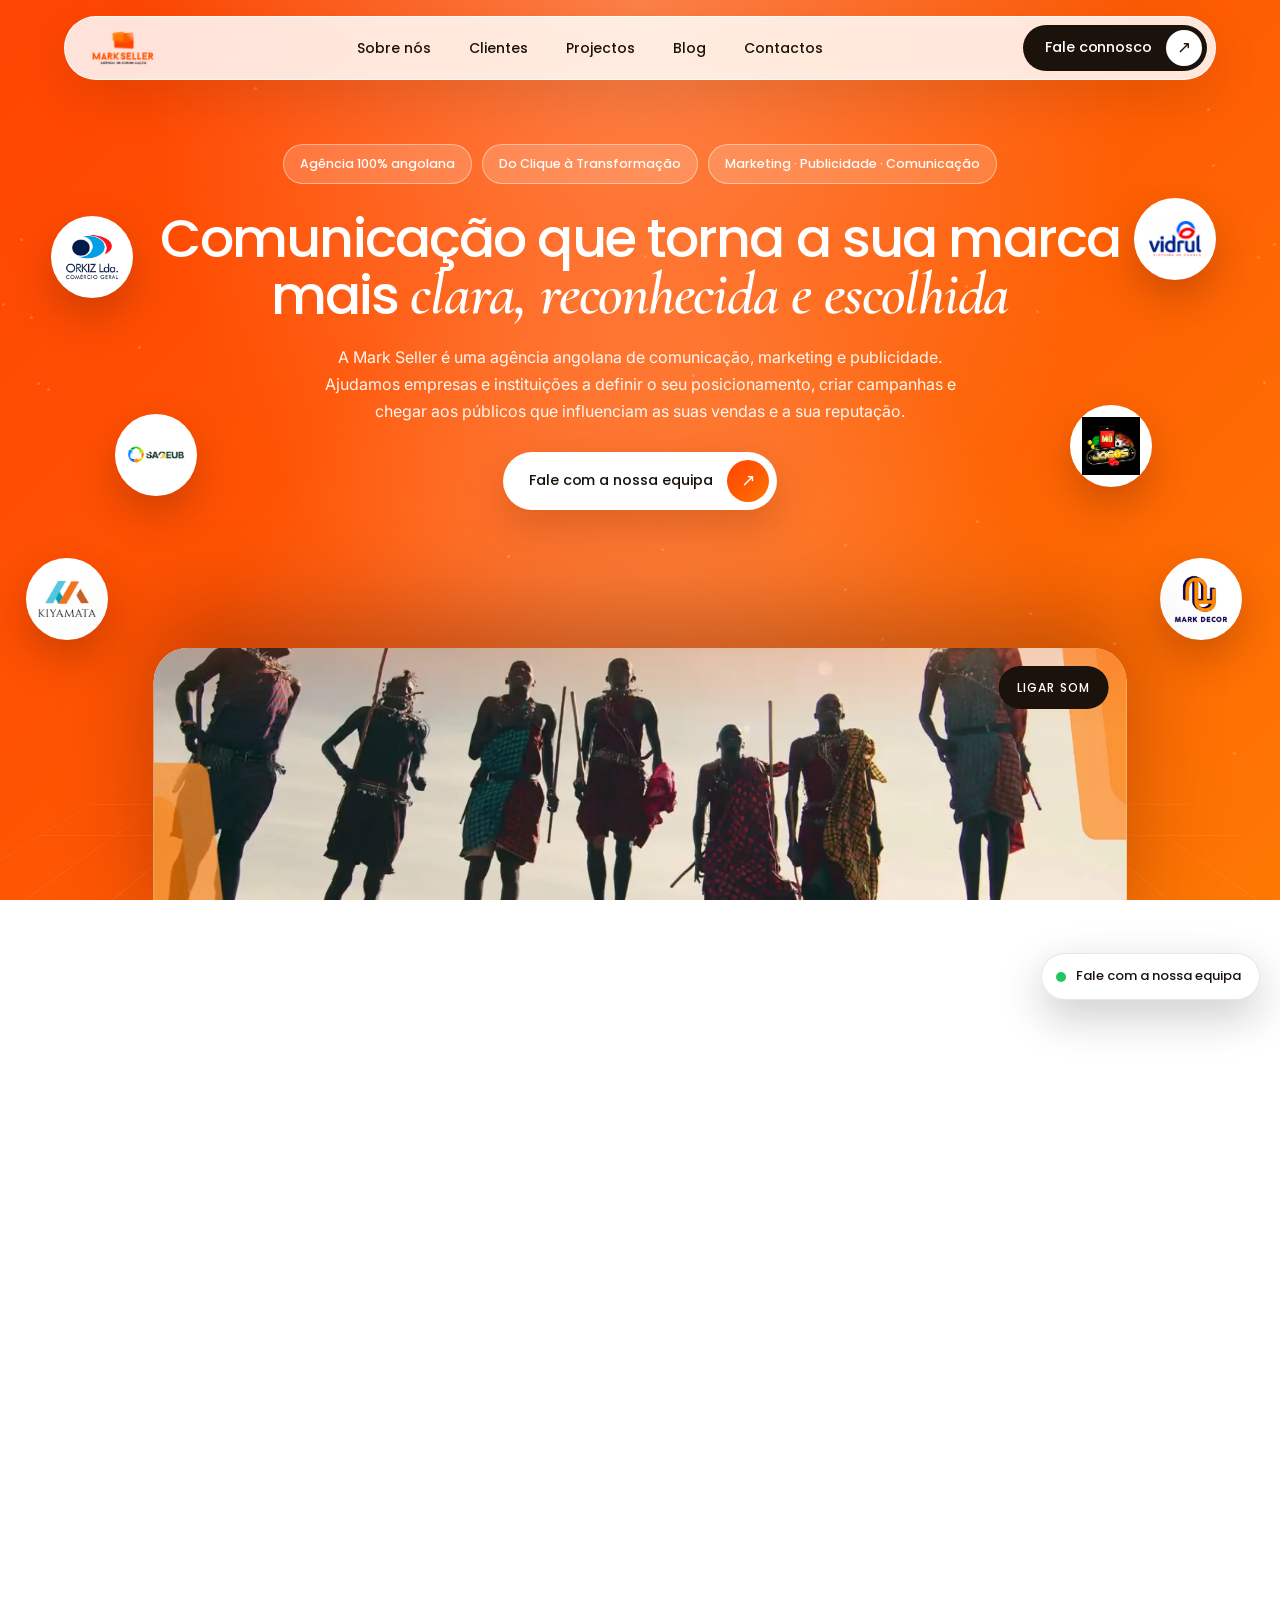
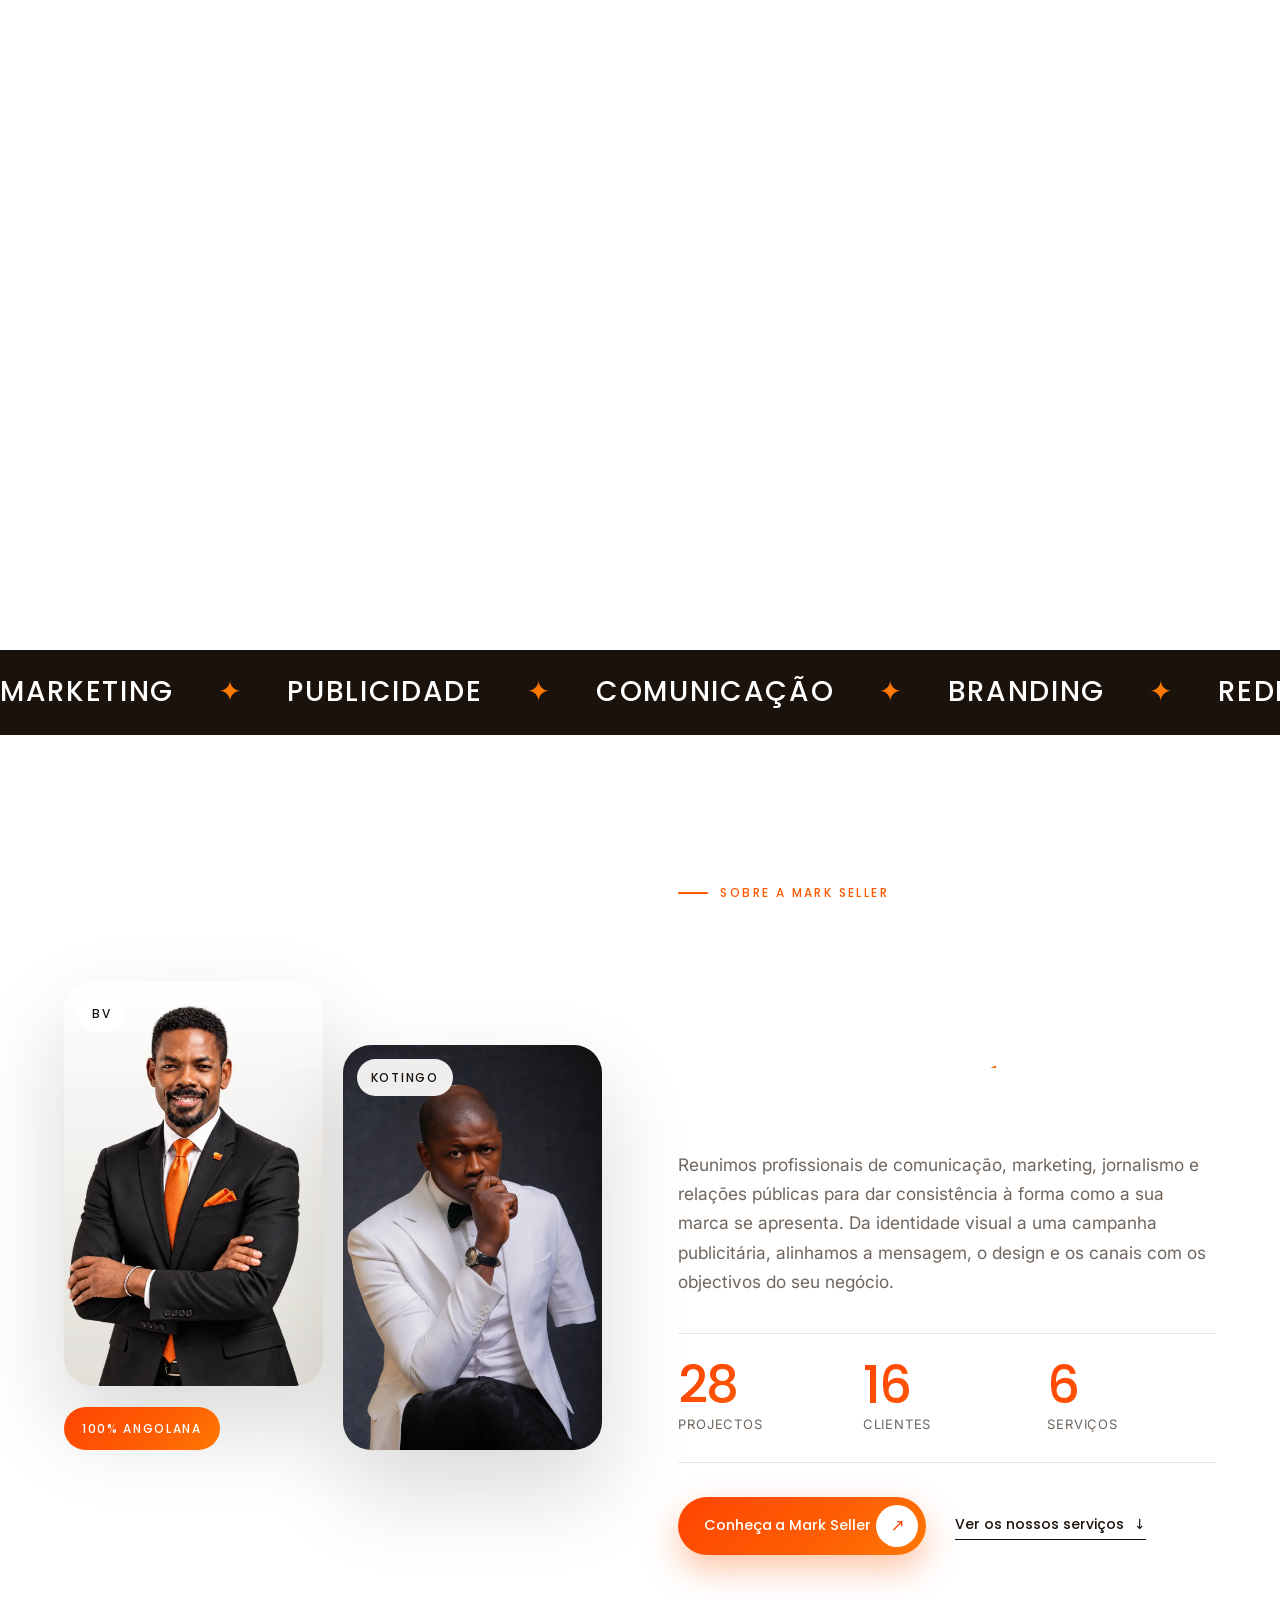
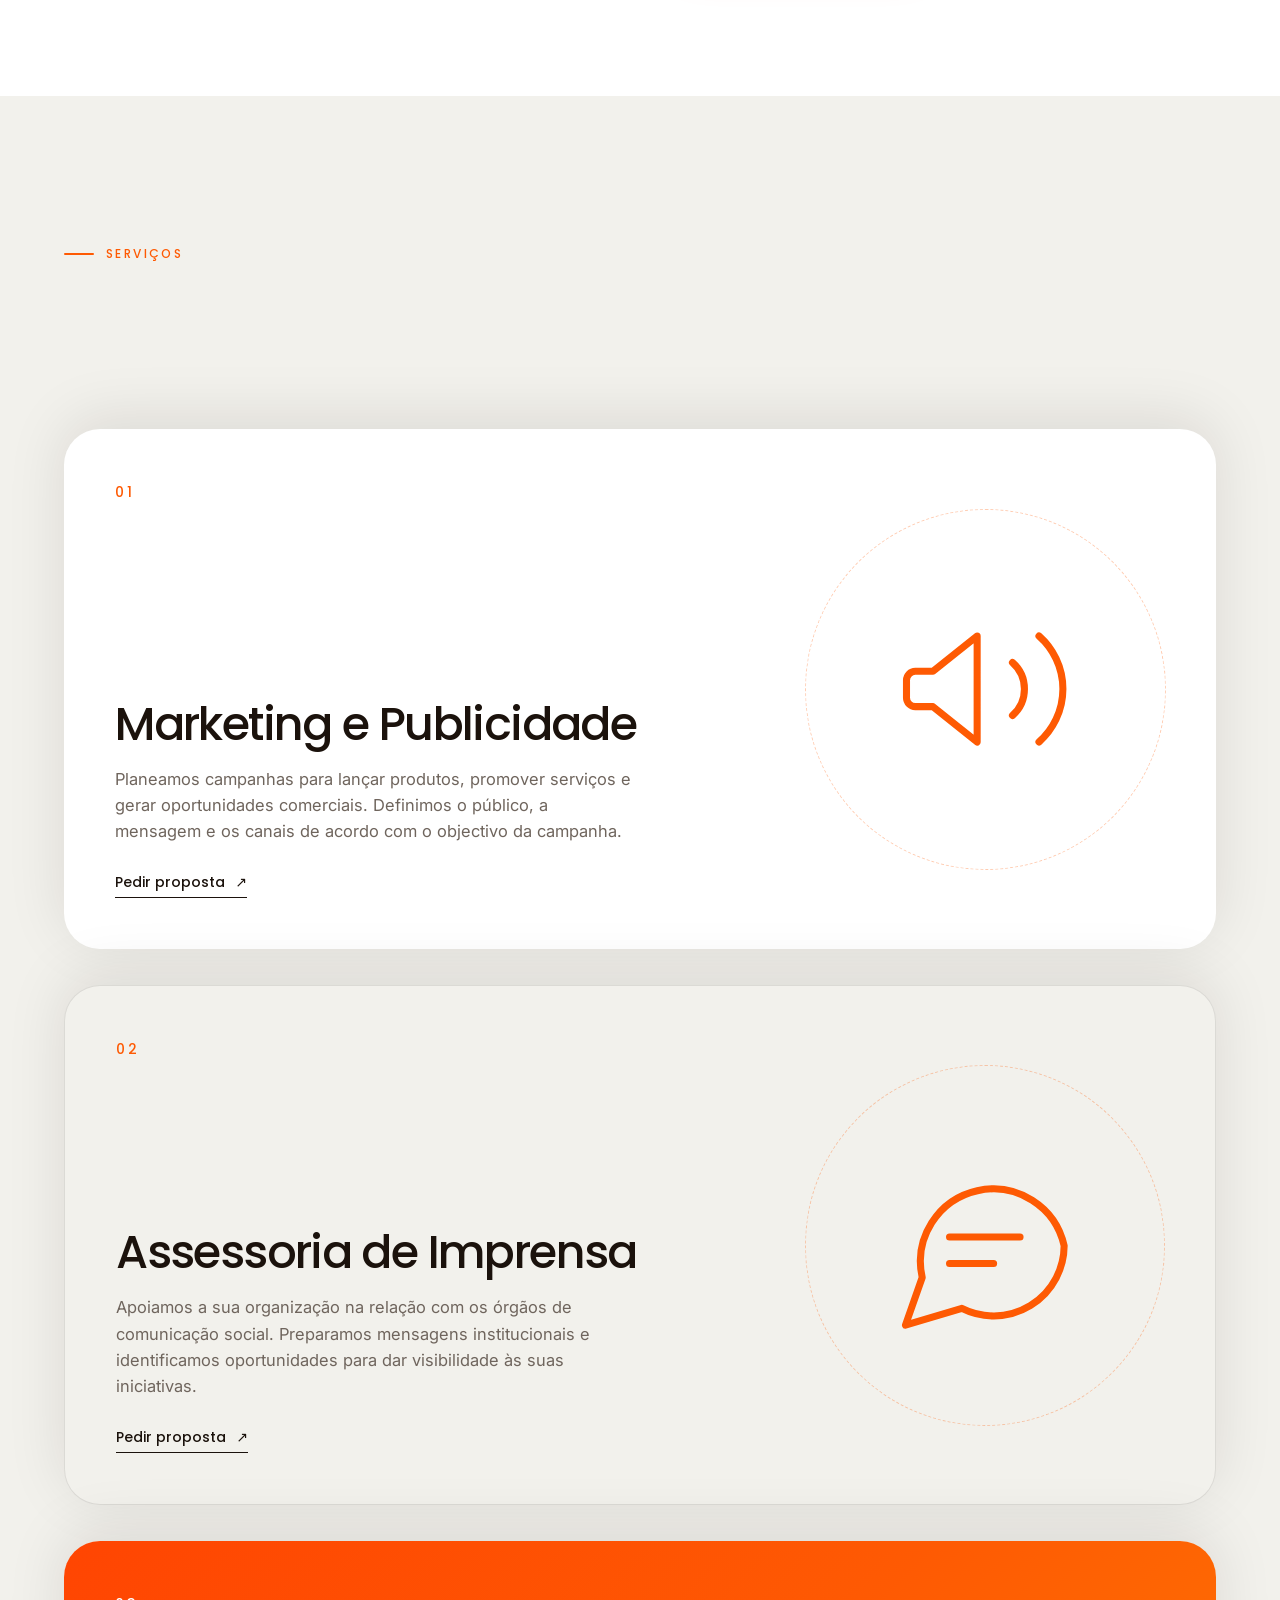
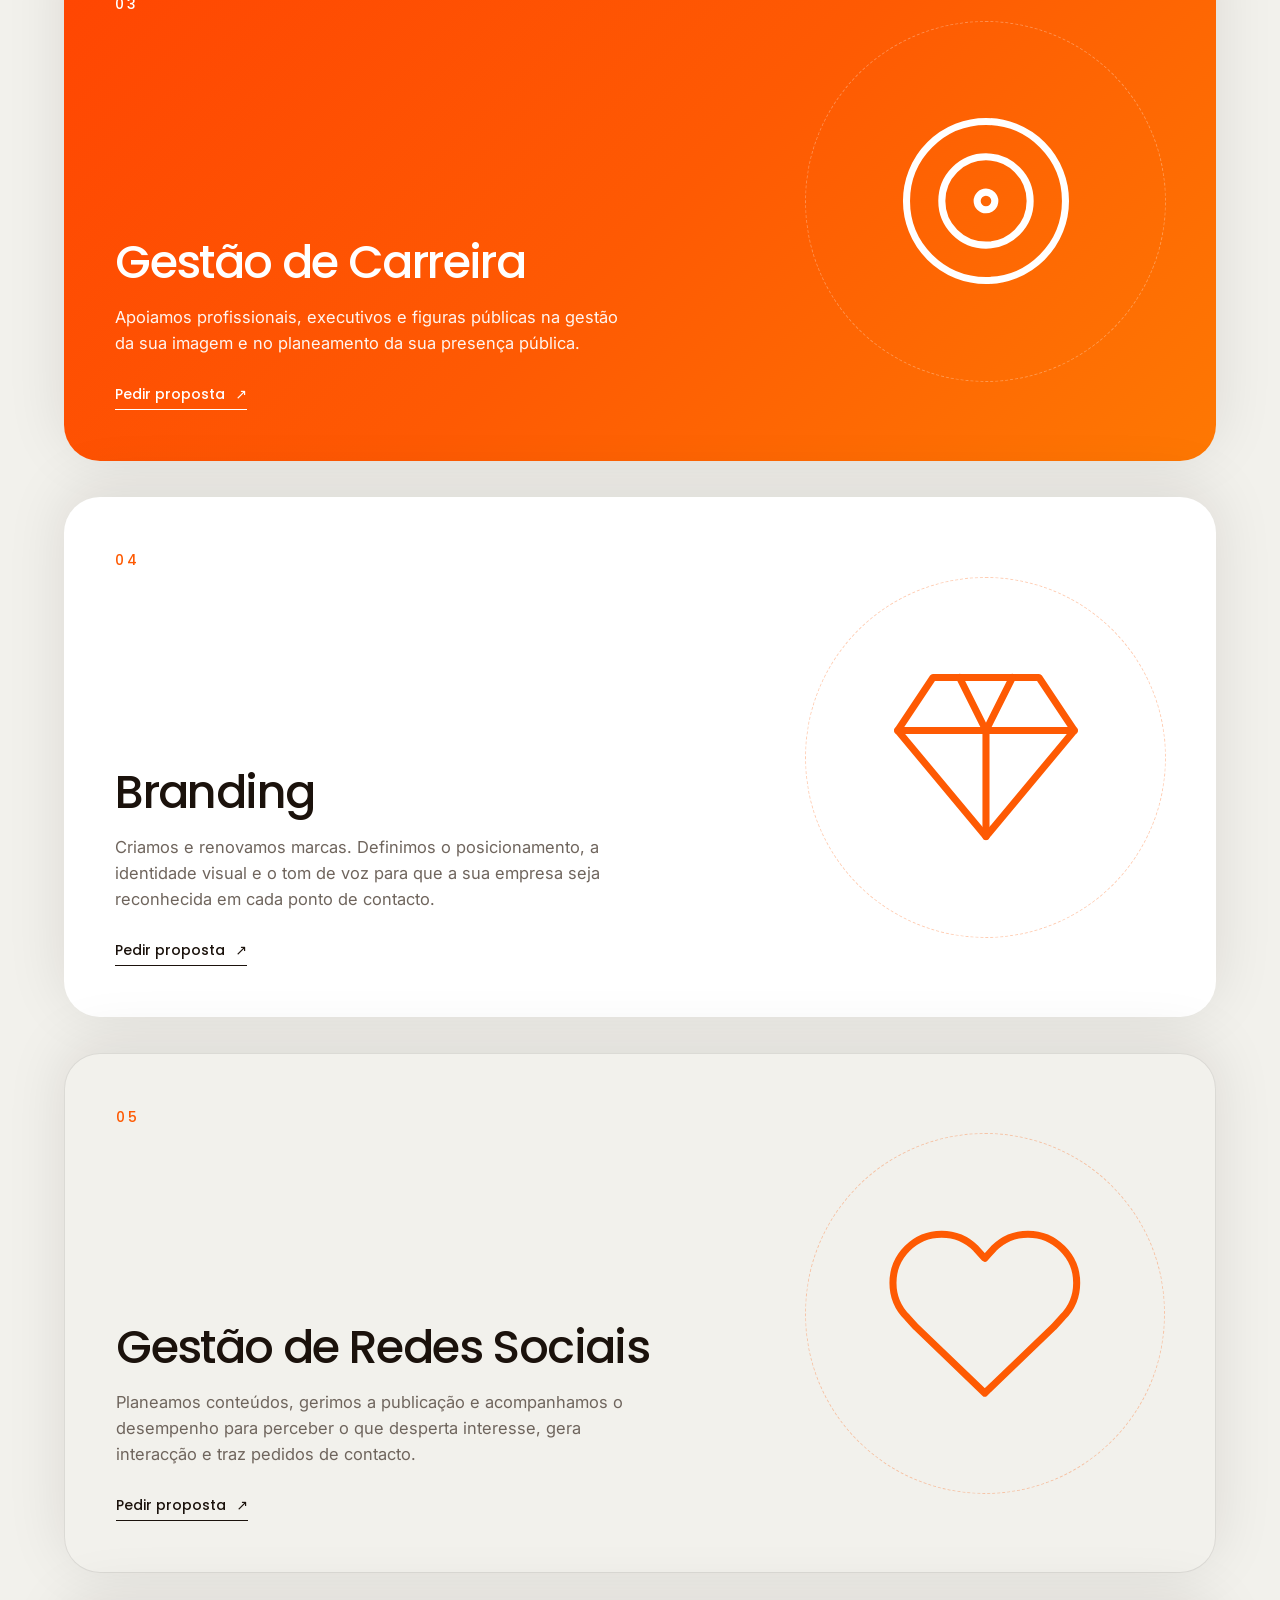
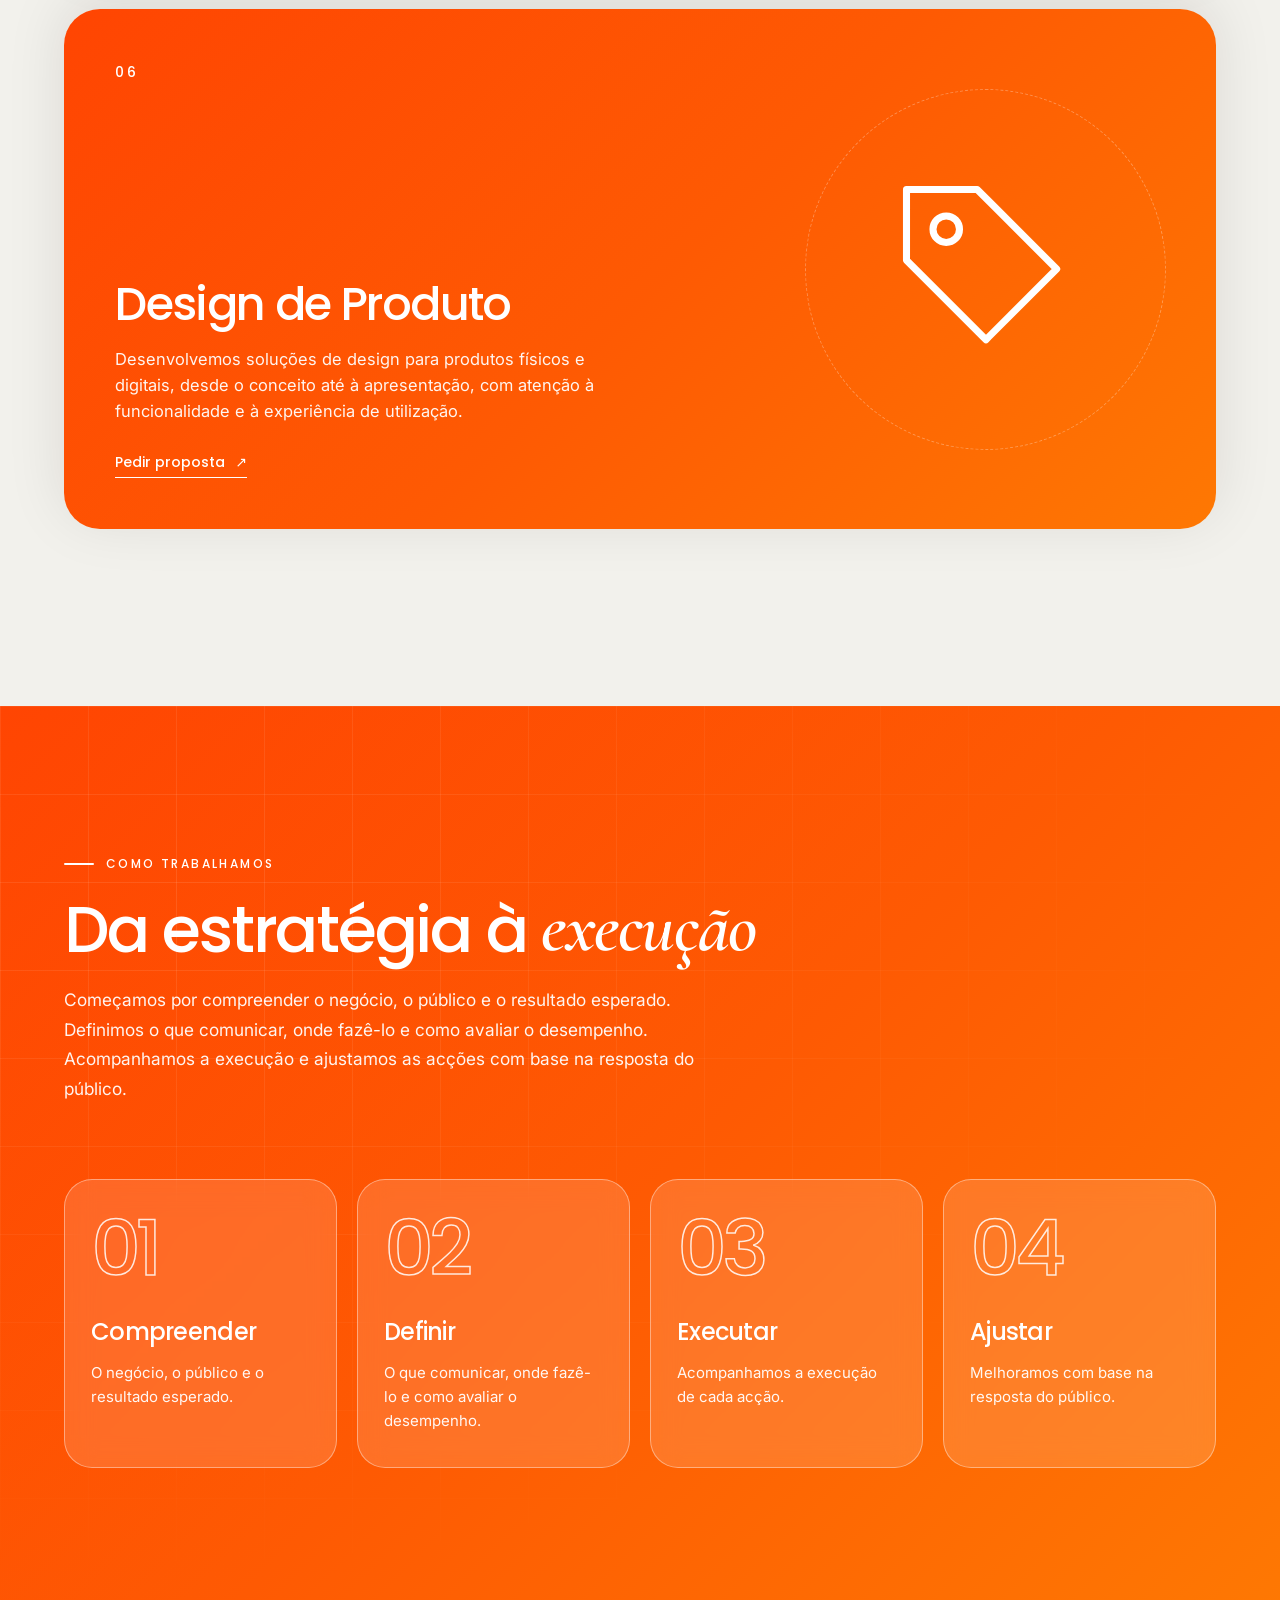
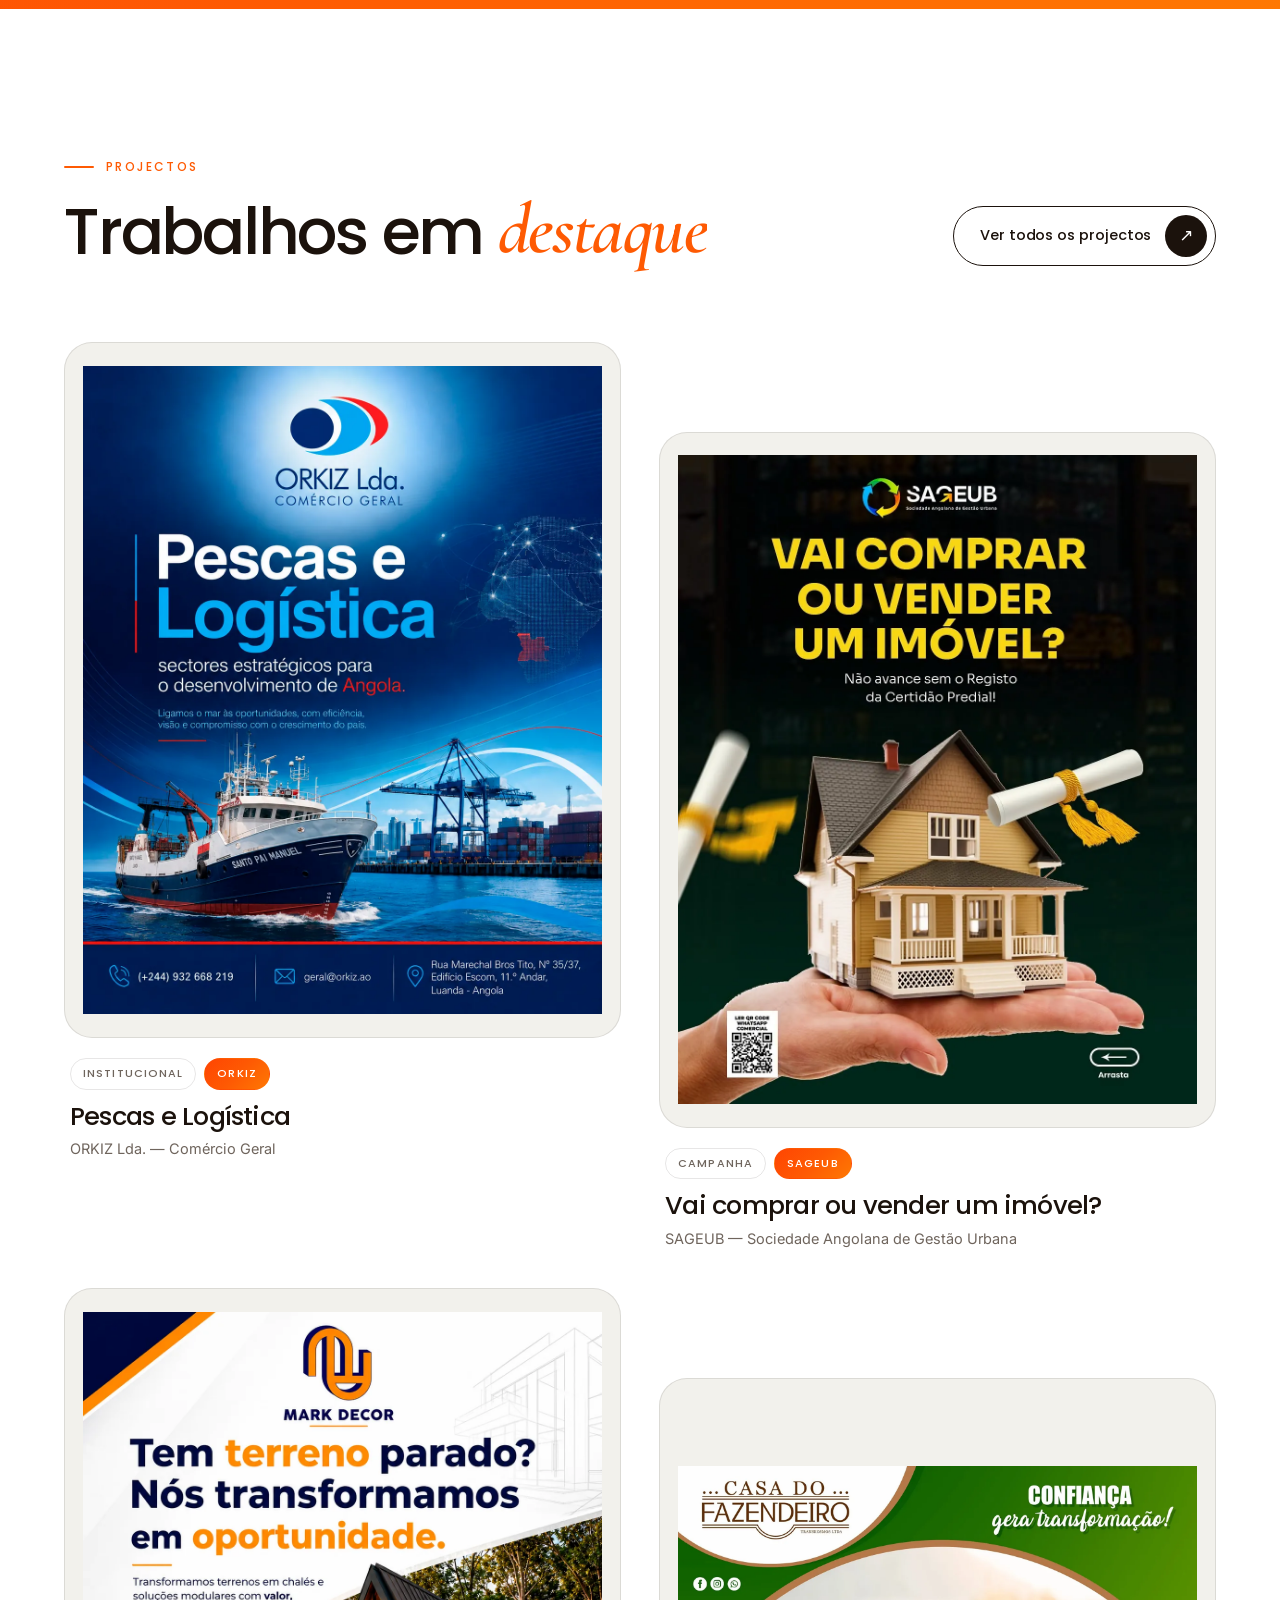
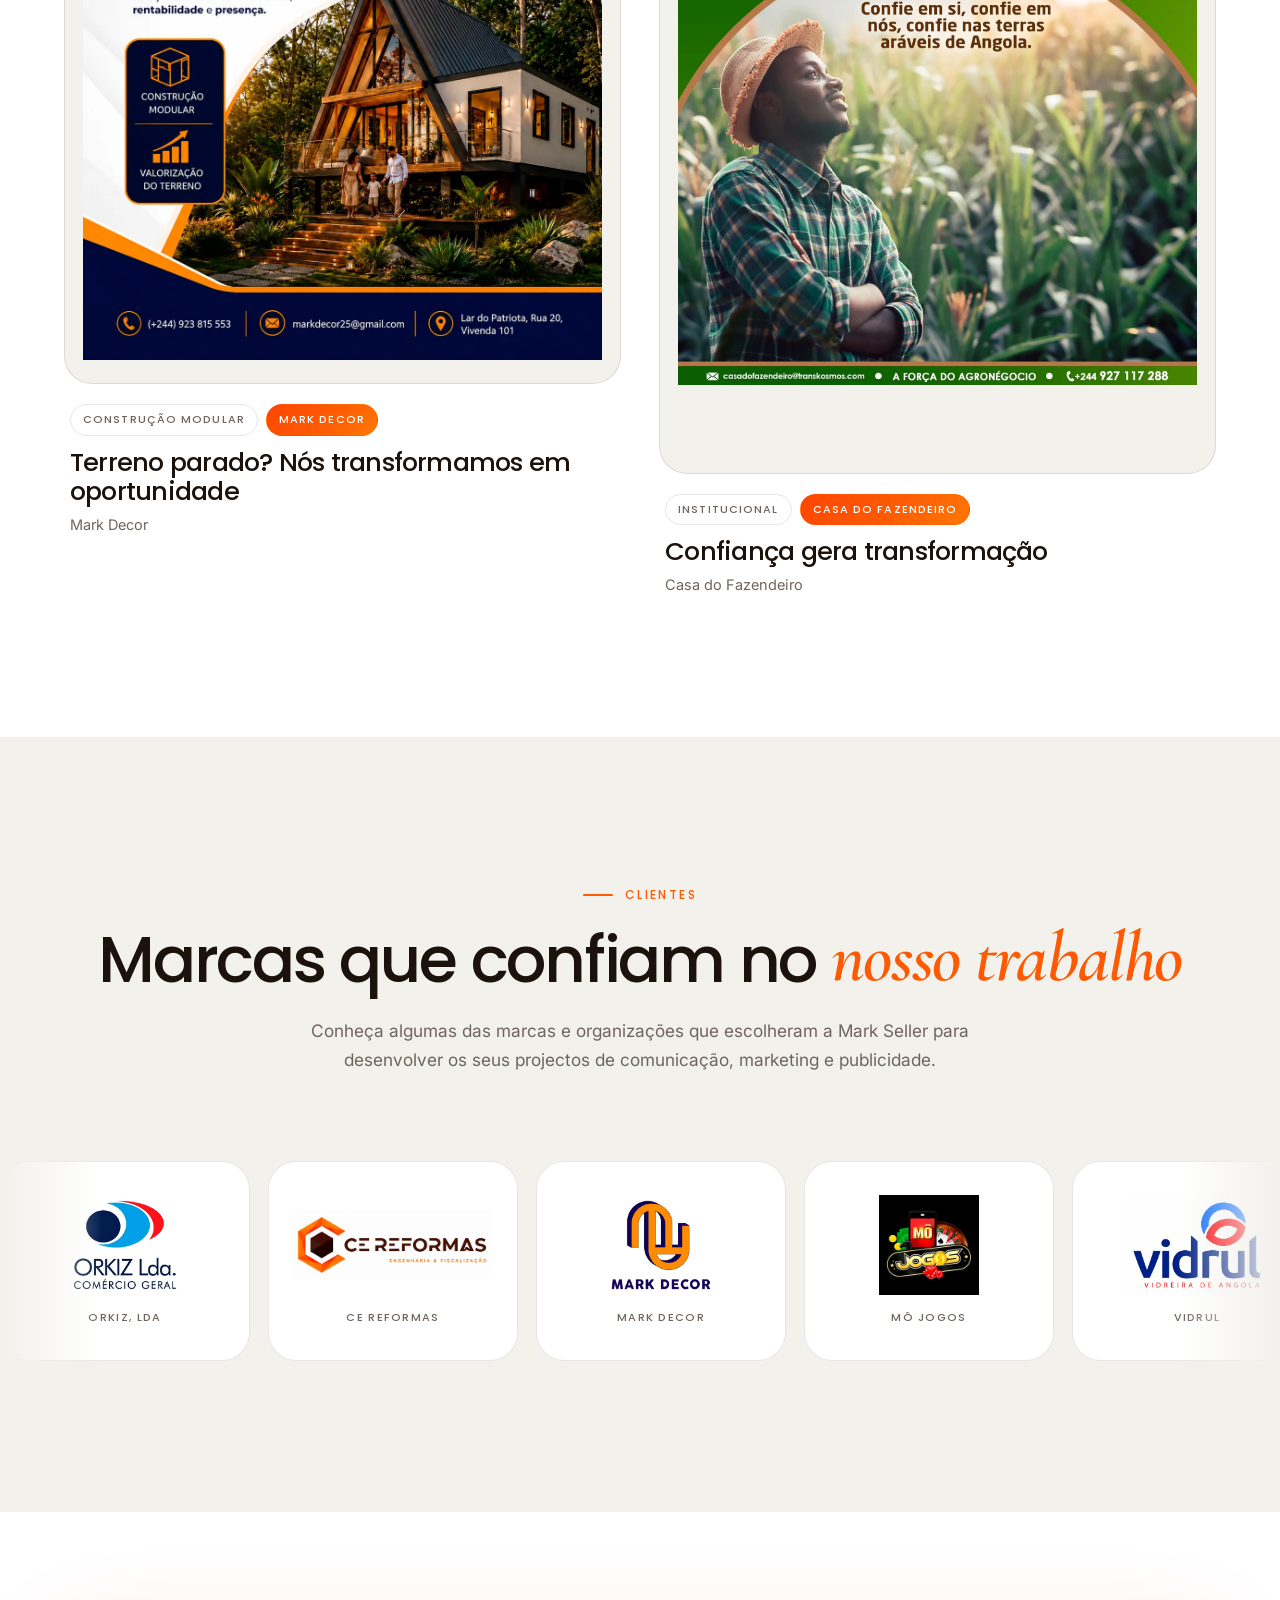
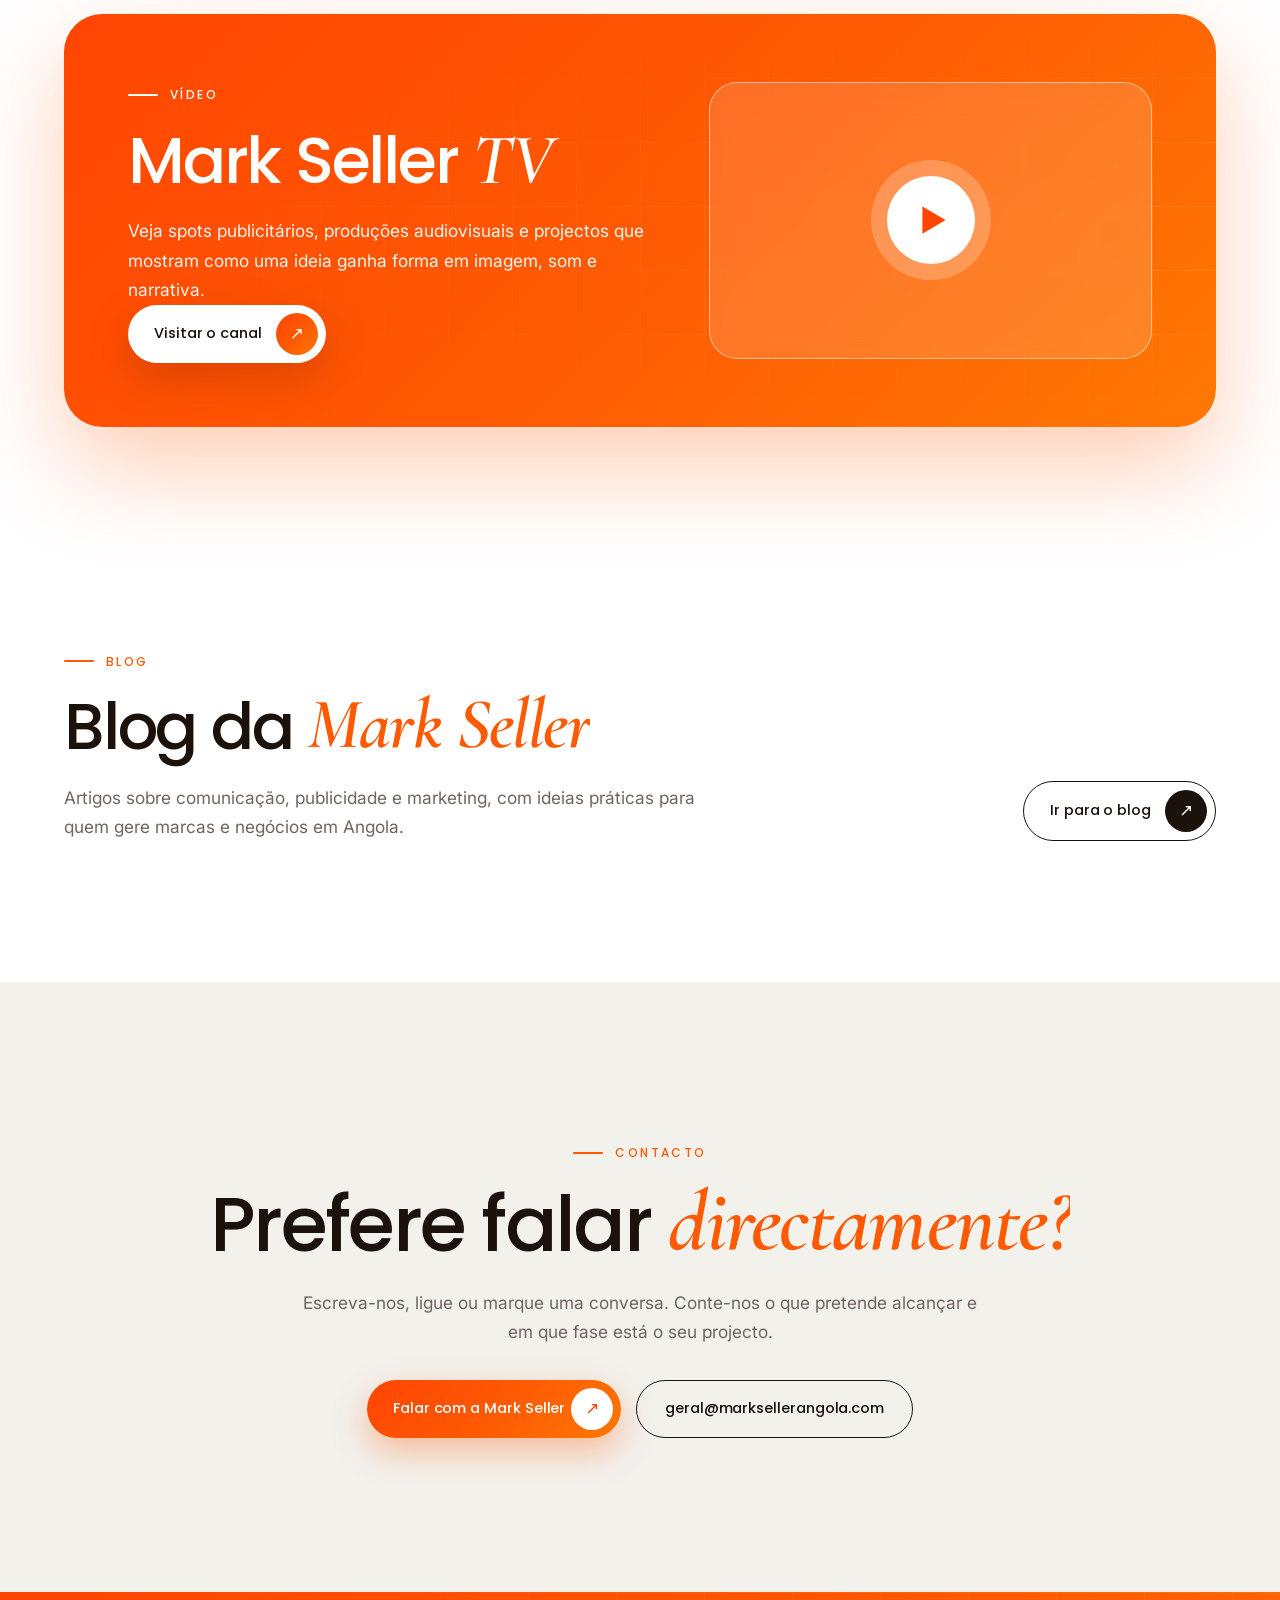
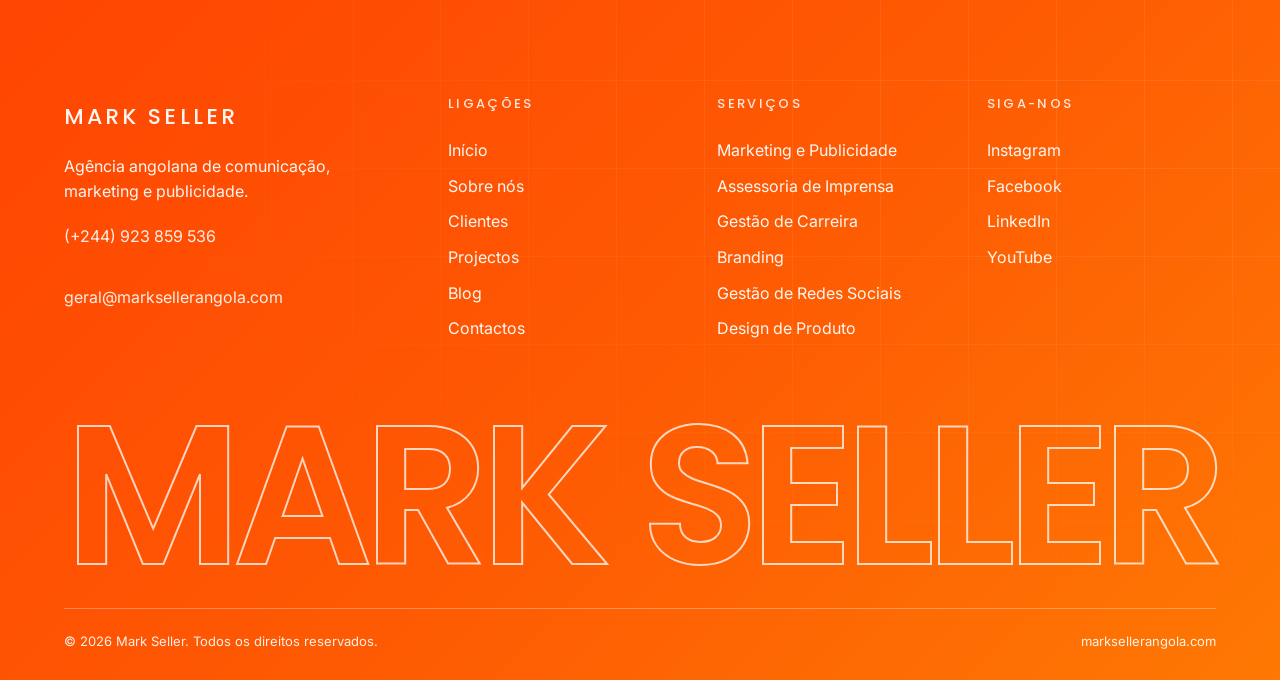
<file: index.html>
<!DOCTYPE html>
<html lang="pt-PT">
<head>
<meta charset="utf-8"/>
<meta content="width=device-width, initial-scale=1, viewport-fit=cover" name="viewport"/>
<meta content="#fe5a03" name="theme-color"/>
<meta content="Agência angolana de comunicação, marketing e publicidade. Posicionamento, campanhas, branding, redes sociais e assessoria de imprensa." name="description"/>
<link rel="shortcut icon" href="img/mark-seller.webp" type="image/x-icon">
<title>Mark Seller — Comunicação, Marketing e Publicidade em Angola</title>
<link rel="preconnect" href="https://fonts.googleapis.com">
<link rel="preconnect" href="https://fonts.gstatic.com" crossorigin>
<link rel="stylesheet" href="https://fonts.googleapis.com/css2?family=Cormorant+Garamond:ital,wght@1,500;1,600&family=Inter:wght@400;500;600&family=Poppins:wght@400;500;600&display=swap">
<link rel="stylesheet" href="css/site.css">
<script>document.documentElement.classList.add("js")</script>
</head>
<body>
<div class="preloader" aria-hidden="true"><div class="pl-in"><span class="pl-name">MARK SELLER</span><span class="pl-count">0%</span><span class="pl-bar"><i></i></span></div></div>
<header class="site-header"><div class="bar">
<a class="logo" href="index.html" aria-label="Mark Seller — início"><img alt="Mark Seller" src="img/mark-seller.webp"/></a>
<nav class="primary" aria-label="Principal"><a href="sobre.html"><span class="roll"><span class="r" data-t="Sobre nós">Sobre nós</span></span></a><a href="clientes.html"><span class="roll"><span class="r" data-t="Clientes">Clientes</span></span></a><a href="projectos.html"><span class="roll"><span class="r" data-t="Projectos">Projectos</span></span></a><a href="blog.php"><span class="roll"><span class="r" data-t="Blog">Blog</span></span></a><a href="contactos.html"><span class="roll"><span class="r" data-t="Contactos">Contactos</span></span></a></nav>
<a class="pill-cta" href="contactos.html"><span class="roll"><span class="r" data-t="Fale connosco">Fale connosco</span></span><i aria-hidden="true">↗</i></a>
<button class="menu-btn" type="button" aria-expanded="false" aria-controls="menu"><span>Menu</span><b aria-hidden="true"></b></button>
</div></header>
<div class="menu" id="menu" aria-hidden="true"><div class="menu-in">
<div class="menu-col"><p class="eyebrow">O que fazemos</p><div class="menu-serv"><a href="index.html#servicos">Marketing e Publicidade</a><a href="index.html#servicos">Assessoria de Imprensa</a><a href="index.html#servicos">Gestão de Carreira</a><a href="index.html#servicos">Branding</a><a href="index.html#servicos">Gestão de Redes Sociais</a><a href="index.html#servicos">Design de Produto</a></div>
<p class="eyebrow" style="margin-top:34px">Tem um projecto em mente?</p><p class="menu-note">Conte-nos o que pretende alcançar. A primeira conversa não tem compromisso.</p>
<a class="pill-cta solid" href="contactos.html"><span class="roll"><span class="r" data-t="Vamos conversar">Vamos conversar</span></span><i aria-hidden="true">↗</i></a></div>
<nav class="menu-col menu-big" aria-label="Menu"><a href="index.html"><span>01</span>Início</a><a href="sobre.html"><span>02</span>Sobre nós</a><a href="clientes.html"><span>03</span>Clientes</a><a href="projectos.html"><span>04</span>Projectos</a><a href="blog.php"><span>05</span>Blog</a><a href="contactos.html"><span>06</span>Contactos</a></nav>
<div class="menu-col menu-meta"><a href="mailto:geral@marksellerangola.com">geral@marksellerangola.com</a><a href="tel:+244923859536">(+244) 923 859 536</a>
<div class="socials"><a href="#">Instagram</a><a href="#">Facebook</a><a href="#">LinkedIn</a><a href="#">YouTube</a></div></div>
</div></div>
<main>
<section class="hero" id="top"><div class="hero-pin">
<div class="hero-bg" aria-hidden="true"><div class="stars"></div></div>
<span class="bubble l1" data-depth="14"><img alt="" src="img/orkiz-lda.webp"/></span><span class="bubble r1" data-depth="19"><img alt="" src="img/vidrul.webp"/></span><span class="bubble l2" data-depth="24"><img alt="" src="img/sageub.webp"/></span><span class="bubble r2" data-depth="29"><img alt="" src="img/mo-jogos.webp"/></span><span class="bubble l3" data-depth="34"><img alt="" src="img/kiyamata-hd.webp"/></span><span class="bubble r3" data-depth="39"><img alt="" src="img/mark-decor.webp"/></span>
<div class="hero-copy"><div class="wrap center">
<div class="badges"><span>Agência 100% angolana</span><span>Do Clique à Transformação</span><span>Marketing · Publicidade · Comunicação</span></div>
<h1 class="title big"><span class="hl">Comunicação que torna a sua marca</span><span class="hl">mais <span class="accent">clara, reconhecida e escolhida</span></span></h1>
<p class="lead">A Mark Seller é uma agência angolana de comunicação, marketing e publicidade. Ajudamos empresas e instituições a definir o seu posicionamento, criar campanhas e chegar aos públicos que influenciam as suas vendas e a sua reputação.</p>
<div class="btn-row"><a class="btn white" href="contactos.html"><span class="roll"><span class="r" data-t="Fale com a nossa equipa">Fale com a nossa equipa</span></span><i aria-hidden="true">↗</i></a></div>
</div></div>
<figure class="hero-card"><video muted autoplay loop playsinline preload="metadata" poster="img/video/mark-seller-hero.webp" aria-label="Vídeo de apresentação da Mark Seller"><source src="img/video/mark-seller-hero.mp4" type="video/mp4"/></video><button class="hero-sound" type="button" aria-pressed="false">Ligar som</button></figure>
</div></section>

<div class="marquee" aria-hidden="true"><div class="marquee-track"><span>MARKETING</span><span>PUBLICIDADE</span><span>COMUNICAÇÃO</span><span>BRANDING</span><span>REDES SOCIAIS</span><span>ASSESSORIA DE IMPRENSA</span><span>MARKETING</span><span>PUBLICIDADE</span><span>COMUNICAÇÃO</span><span>BRANDING</span><span>REDES SOCIAIS</span><span>ASSESSORIA DE IMPRENSA</span></div></div>

<section class="sec about" id="sobre"><div class="wrap grid-2">
<div class="duo reveal"><figure><img loading="lazy" alt="BV, rosto da Mark Seller" src="img/equipa/bv.webp"/><figcaption>BV</figcaption></figure><figure><img loading="lazy" alt="Kotingo, rosto da Mark Seller" src="img/equipa/kotingo.webp"/><figcaption>Kotingo</figcaption></figure><span class="tag">100% angolana</span></div>
<div>
<p class="eyebrow">Sobre a Mark Seller</p>
<h2 class="title reveal-h">Uma marca com <span class="accent">mensagem, design e canais</span> alinhados.</h2>
<p class="lead dark">Reunimos profissionais de comunicação, marketing, jornalismo e relações públicas para dar consistência à forma como a sua marca se apresenta. Da identidade visual a uma campanha publicitária, alinhamos a mensagem, o design e os canais com os objectivos do seu negócio.</p>
<div class="stats"><div><b data-count="28">28</b><span>Projectos</span></div><div><b data-count="16">16</b><span>Clientes</span></div><div><b data-count="6">6</b><span>Serviços</span></div></div>
<div class="btn-row left"><a class="btn primary" href="sobre.html"><span class="roll"><span class="r" data-t="Conheça a Mark Seller">Conheça a Mark Seller</span></span><i aria-hidden="true">↗</i></a><a class="link-arrow" href="#servicos">Ver os nossos serviços <i aria-hidden="true">↓</i></a></div>
</div></div></section>

<section class="sec services" id="servicos"><div class="wrap">
<div class="sec-head"><p class="eyebrow">Serviços</p><h2 class="title reveal-h">Os nossos <span class="accent">serviços</span></h2></div>
<div class="stack"><article class="svc tone-0" style="--i:0"><div class="svc-l"><span class="svc-n">01</span><h3>Marketing e Publicidade</h3><p>Planeamos campanhas para lançar produtos, promover serviços e gerar oportunidades comerciais. Definimos o público, a mensagem e os canais de acordo com o objectivo da campanha.</p><a class="link-arrow" href="contactos.html">Pedir proposta <i>↗</i></a></div>
<div class="svc-r" aria-hidden="true"><svg viewBox="0 0 24 24" fill="none" stroke="currentColor" stroke-width="1" stroke-linecap="round" stroke-linejoin="round"><path d="M3 11v2a1 1 0 0 0 1 1h2l5 4V6L6 10H4a1 1 0 0 0-1 1z"/><path d="M15 9a4 4 0 0 1 0 6M18 6a8 8 0 0 1 0 12"/></svg></div></article>
<article class="svc tone-1" style="--i:1"><div class="svc-l"><span class="svc-n">02</span><h3>Assessoria de Imprensa</h3><p>Apoiamos a sua organização na relação com os órgãos de comunicação social. Preparamos mensagens institucionais e identificamos oportunidades para dar visibilidade às suas iniciativas.</p><a class="link-arrow" href="contactos.html">Pedir proposta <i>↗</i></a></div>
<div class="svc-r" aria-hidden="true"><svg viewBox="0 0 24 24" fill="none" stroke="currentColor" stroke-width="1" stroke-linecap="round" stroke-linejoin="round"><path d="M21 12a8 8 0 0 1-11.6 7.1L3 21l1.9-5.4A8 8 0 1 1 21 12z"/><path d="M8 11h8M8 14h5"/></svg></div></article>
<article class="svc tone-2" style="--i:2"><div class="svc-l"><span class="svc-n">03</span><h3>Gestão de Carreira</h3><p>Apoiamos profissionais, executivos e figuras públicas na gestão da sua imagem e no planeamento da sua presença pública.</p><a class="link-arrow" href="contactos.html">Pedir proposta <i>↗</i></a></div>
<div class="svc-r" aria-hidden="true"><svg viewBox="0 0 24 24" fill="none" stroke="currentColor" stroke-width="1" stroke-linecap="round" stroke-linejoin="round"><circle cx="12" cy="12" r="9"/><circle cx="12" cy="12" r="5"/><circle cx="12" cy="12" r="1"/></svg></div></article>
<article class="svc tone-0" style="--i:3"><div class="svc-l"><span class="svc-n">04</span><h3>Branding</h3><p>Criamos e renovamos marcas. Definimos o posicionamento, a identidade visual e o tom de voz para que a sua empresa seja reconhecida em cada ponto de contacto.</p><a class="link-arrow" href="contactos.html">Pedir proposta <i>↗</i></a></div>
<div class="svc-r" aria-hidden="true"><svg viewBox="0 0 24 24" fill="none" stroke="currentColor" stroke-width="1" stroke-linecap="round" stroke-linejoin="round"><path d="M6 3h12l4 6-10 12L2 9z"/><path d="M2 9h20M9 3l3 6 3-6M12 9v12"/></svg></div></article>
<article class="svc tone-1" style="--i:4"><div class="svc-l"><span class="svc-n">05</span><h3>Gestão de Redes Sociais</h3><p>Planeamos conteúdos, gerimos a publicação e acompanhamos o desempenho para perceber o que desperta interesse, gera interacção e traz pedidos de contacto.</p><a class="link-arrow" href="contactos.html">Pedir proposta <i>↗</i></a></div>
<div class="svc-r" aria-hidden="true"><svg viewBox="0 0 24 24" fill="none" stroke="currentColor" stroke-width="1" stroke-linecap="round" stroke-linejoin="round"><path d="M20.8 4.6a5.5 5.5 0 0 0-7.8 0L12 5.7l-1-1.1a5.5 5.5 0 0 0-7.8 7.8l1 1.1L12 21l7.8-7.5 1-1.1a5.5 5.5 0 0 0 0-7.8z"/></svg></div></article>
<article class="svc tone-2" style="--i:5"><div class="svc-l"><span class="svc-n">06</span><h3>Design de Produto</h3><p>Desenvolvemos soluções de design para produtos físicos e digitais, desde o conceito até à apresentação, com atenção à funcionalidade e à experiência de utilização.</p><a class="link-arrow" href="contactos.html">Pedir proposta <i>↗</i></a></div>
<div class="svc-r" aria-hidden="true"><svg viewBox="0 0 24 24" fill="none" stroke="currentColor" stroke-width="1" stroke-linecap="round" stroke-linejoin="round"><path d="M20 12l-8 8-9-9V3h8z"/><circle cx="7.5" cy="7.5" r="1.5"/></svg></div></article>
</div></div></section>

<section class="sec process" id="processo"><div class="wrap">
<div class="sec-head"><p class="eyebrow light">Como trabalhamos</p><h2 class="title light reveal-h">Da estratégia à <span class="accent">execução</span></h2>
<p class="lead">Começamos por compreender o negócio, o público e o resultado esperado. Definimos o que comunicar, onde fazê-lo e como avaliar o desempenho. Acompanhamos a execução e ajustamos as acções com base na resposta do público.</p></div>
<ol class="steps"><li class="step reveal"><span class="step-n">01</span><h3>Compreender</h3><p>O negócio, o público e o resultado esperado.</p></li><li class="step reveal"><span class="step-n">02</span><h3>Definir</h3><p>O que comunicar, onde fazê-lo e como avaliar o desempenho.</p></li><li class="step reveal"><span class="step-n">03</span><h3>Executar</h3><p>Acompanhamos a execução de cada acção.</p></li><li class="step reveal"><span class="step-n">04</span><h3>Ajustar</h3><p>Melhoramos com base na resposta do público.</p></li></ol></div></section>

<section class="sec works-sec" id="projectos"><div class="wrap">
<div class="sec-head row"><div><p class="eyebrow">Projectos</p><h2 class="title reveal-h">Trabalhos em <span class="accent">destaque</span></h2></div>
<a class="btn ghost-dark" href="projectos.html"><span class="roll"><span class="r" data-t="Ver todos os projectos">Ver todos os projectos</span></span><i aria-hidden="true">↗</i></a></div>
<div class="works stagger"><article class="work reveal" data-category="ORKIZ"><button class="work-img" type="button" data-lightbox="img/img-2.webp" aria-label="Abrir projecto Pescas e Logística"><img loading="lazy" alt="Pescas e Logística" src="img/img-2.webp"/><span class="work-open">Ver ↗</span></button><div class="work-meta"><div class="chips"><span>Institucional</span><span class="hot">ORKIZ</span></div><h3>Pescas e Logística</h3><p>ORKIZ Lda. — Comércio Geral</p></div></article><article class="work reveal" data-category="SAGEUB"><button class="work-img" type="button" data-lightbox="img/img-8.webp" aria-label="Abrir projecto Vai comprar ou vender um imóvel?"><img loading="lazy" alt="Vai comprar ou vender um imóvel?" src="img/img-8.webp"/><span class="work-open">Ver ↗</span></button><div class="work-meta"><div class="chips"><span>Campanha</span><span class="hot">SAGEUB</span></div><h3>Vai comprar ou vender um imóvel?</h3><p>SAGEUB — Sociedade Angolana de Gestão Urbana</p></div></article><article class="work reveal" data-category="MARK DECOR"><button class="work-img" type="button" data-lightbox="img/img-13.webp" aria-label="Abrir projecto Terreno parado? Nós transformamos em oportunidade"><img loading="lazy" alt="Terreno parado? Nós transformamos em oportunidade" src="img/img-13.webp"/><span class="work-open">Ver ↗</span></button><div class="work-meta"><div class="chips"><span>Construção Modular</span><span class="hot">MARK DECOR</span></div><h3>Terreno parado? Nós transformamos em oportunidade</h3><p>Mark Decor</p></div></article><article class="work reveal" data-category="CASA DO FAZENDEIRO"><button class="work-img" type="button" data-lightbox="img/img-18.webp" aria-label="Abrir projecto Confiança gera transformação"><img loading="lazy" alt="Confiança gera transformação" src="img/img-18.webp"/><span class="work-open">Ver ↗</span></button><div class="work-meta"><div class="chips"><span>Institucional</span><span class="hot">CASA DO FAZENDEIRO</span></div><h3>Confiança gera transformação</h3><p>Casa do Fazendeiro</p></div></article></div></div></section>

<section class="sec clients-sec" id="clientes"><div class="wrap">
<div class="sec-head center"><p class="eyebrow">Clientes</p><h2 class="title reveal-h">Marcas que confiam no <span class="accent">nosso trabalho</span></h2>
<p class="lead dark">Conheça algumas das marcas e organizações que escolheram a Mark Seller para desenvolver os seus projectos de comunicação, marketing e publicidade.</p></div></div>
<div class="logos"><div class="logo-row"><div class="client" data-client="ORKIZ, LDA"><img loading="lazy" alt="ORKIZ, LDA" src="img/orkiz-lda.webp"/><span>ORKIZ, LDA</span></div><div class="client" data-client="CE REFORMAS"><img loading="lazy" alt="CE REFORMAS" src="img/ce-reformas.webp"/><span>CE REFORMAS</span></div><div class="client" data-client="MARK DECOR"><img loading="lazy" alt="MARK DECOR" src="img/mark-decor.webp"/><span>MARK DECOR</span></div><div class="client" data-client="MÔ JOGOS"><img loading="lazy" alt="MÔ JOGOS" src="img/mo-jogos.webp"/><span>MÔ JOGOS</span></div><div class="client" data-client="VIDRUL"><img loading="lazy" alt="VIDRUL" src="img/vidrul.webp"/><span>VIDRUL</span></div><div class="client" data-client="CASA DO FAZENDEIRO"><img loading="lazy" alt="CASA DO FAZENDEIRO" src="img/casa-do-fazendeiro.webp"/><span>CASA DO FAZENDEIRO</span></div><div class="client" data-client="KIYAMATA"><img loading="lazy" alt="KIYAMATA" src="img/kiyamata-hd.webp"/><span>KIYAMATA</span></div><div class="client" data-client="UNIVERSAL CLEANING"><img loading="lazy" alt="UNIVERSAL CLEANING" src="img/universal-cleaning.webp"/><span>UNIVERSAL CLEANING</span></div><div class="client" data-client="O CÓDIGO QUER ACESSO?"><img loading="lazy" alt="O CÓDIGO QUER ACESSO?" src="img/o-codigo-quer-acesso.webp"/><span>O CÓDIGO QUER ACESSO?</span></div><div class="client" data-client="SAGEUB"><img loading="lazy" alt="SAGEUB" src="img/sageub.webp"/><span>SAGEUB</span></div><div class="client" data-client="MIF — Ministério Internacional da Fé"><img loading="lazy" alt="MIF — Ministério Internacional da Fé" src="img/mif-ministerio-internacional-da-fe.webp"/><span>MIF — Ministério Internacional da Fé</span></div><div class="client" data-client="MIGA BEAUTY SPA"><img loading="lazy" alt="Miga Beauty Spa" src="img/miga-beauty-spa.webp"/><span>MIGA BEAUTY SPA</span></div><div class="client" data-client="O NINHO DOS CINCO"><img loading="lazy" alt="O Ninho dos Cinco" src="img/o-ninho-dos-cinco.webp"/><span>O NINHO DOS CINCO</span></div><div class="client" data-client="CRÉDITO CONFIANÇA"><img loading="lazy" alt="Crédito Confiança" src="img/credito-confianca.webp"/><span>CRÉDITO CONFIANÇA</span></div><div class="client" data-client="INSTITUTO ANGOLANO DA JUVENTUDE"><img loading="lazy" alt="Instituto Angolano da Juventude" src="img/iaj.webp"/><span>INSTITUTO ANGOLANO DA JUVENTUDE</span></div><div class="client" data-client="MS"><img loading="lazy" alt="MS" src="img/ms.webp"/><span>MS</span></div></div></div></section>

<section class="sec tv" id="tv"><div class="wrap"><div class="tv-card reveal">
<div><p class="eyebrow light">Vídeo</p><h2 class="title light">Mark Seller <span class="accent">TV</span></h2>
<p class="lead">Veja spots publicitários, produções audiovisuais e projectos que mostram como uma ideia ganha forma em imagem, som e narrativa.</p>
<a class="btn white" href="#" rel="noopener"><span class="roll"><span class="r" data-t="Visitar o canal">Visitar o canal</span></span><i aria-hidden="true">↗</i></a></div>
<div class="tv-play" aria-hidden="true"><span>▶</span></div></div></div></section>

<section class="sec blog-sec" id="blog"><div class="wrap">
<div class="sec-head row"><div><p class="eyebrow">Blog</p><h2 class="title reveal-h">Blog da <span class="accent">Mark Seller</span></h2>
<p class="lead dark">Artigos sobre comunicação, publicidade e marketing, com ideias práticas para quem gere marcas e negócios em Angola.</p></div>
<a class="btn ghost-dark" href="blog.php"><span class="roll"><span class="r" data-t="Ir para o blog">Ir para o blog</span></span><i aria-hidden="true">↗</i></a></div>
<div class="posts" id="home-posts" hidden></div></div></section>
</main>
<section class="cta-band"><div class="wrap center">
<p class="eyebrow">Contacto</p>
<h2 class="title reveal-h">Prefere falar <span class="accent">directamente?</span></h2>
<p class="lead dark">Escreva-nos, ligue ou marque uma conversa. Conte-nos o que pretende alcançar e em que fase está o seu projecto.</p>
<div class="btn-row"><a class="btn primary" href="contactos.html"><span class="roll"><span class="r" data-t="Falar com a Mark Seller">Falar com a Mark Seller</span></span><i aria-hidden="true">↗</i></a><a class="btn ghost" href="mailto:geral@marksellerangola.com">geral@marksellerangola.com</a></div>
</div></section>
<footer class="site-footer"><div class="wrap">
<div class="f-grid">
<div><a class="logo-w" href="index.html">MARK SELLER</a><p>Agência angolana de comunicação, marketing e publicidade.</p><p class="f-contact"><a href="tel:+244923859536">(+244) 923 859 536</a><br><a href="mailto:geral@marksellerangola.com">geral@marksellerangola.com</a></p></div>
<div><h4>Ligações</h4><a href="index.html">Início</a><a href="sobre.html">Sobre nós</a><a href="clientes.html">Clientes</a><a href="projectos.html">Projectos</a><a href="blog.php">Blog</a><a href="contactos.html">Contactos</a></div>
<div><h4>Serviços</h4><a href="index.html#servicos">Marketing e Publicidade</a><a href="index.html#servicos">Assessoria de Imprensa</a><a href="index.html#servicos">Gestão de Carreira</a><a href="index.html#servicos">Branding</a><a href="index.html#servicos">Gestão de Redes Sociais</a><a href="index.html#servicos">Design de Produto</a></div>
<div><h4>Siga-nos</h4><a href="#">Instagram</a><a href="#">Facebook</a><a href="#">LinkedIn</a><a href="#">YouTube</a></div>
</div>
<div class="giant" aria-hidden="true">MARK SELLER</div>
<div class="f-bottom"><span>© 2026 Mark Seller. Todos os direitos reservados.</span><span>marksellerangola.com</span></div>
</div></footer>
<a class="float-cta" href="contactos.html" aria-label="Fale com a nossa equipa"><span class="dot"></span>Fale com a nossa equipa</a>
<div class="lightbox" aria-hidden="true"><button class="lb-close" aria-label="Fechar">×</button><img alt="Visualização ampliada do projecto"/></div>
<script src="js/site.js"></script>
</body>
</html>
</file>
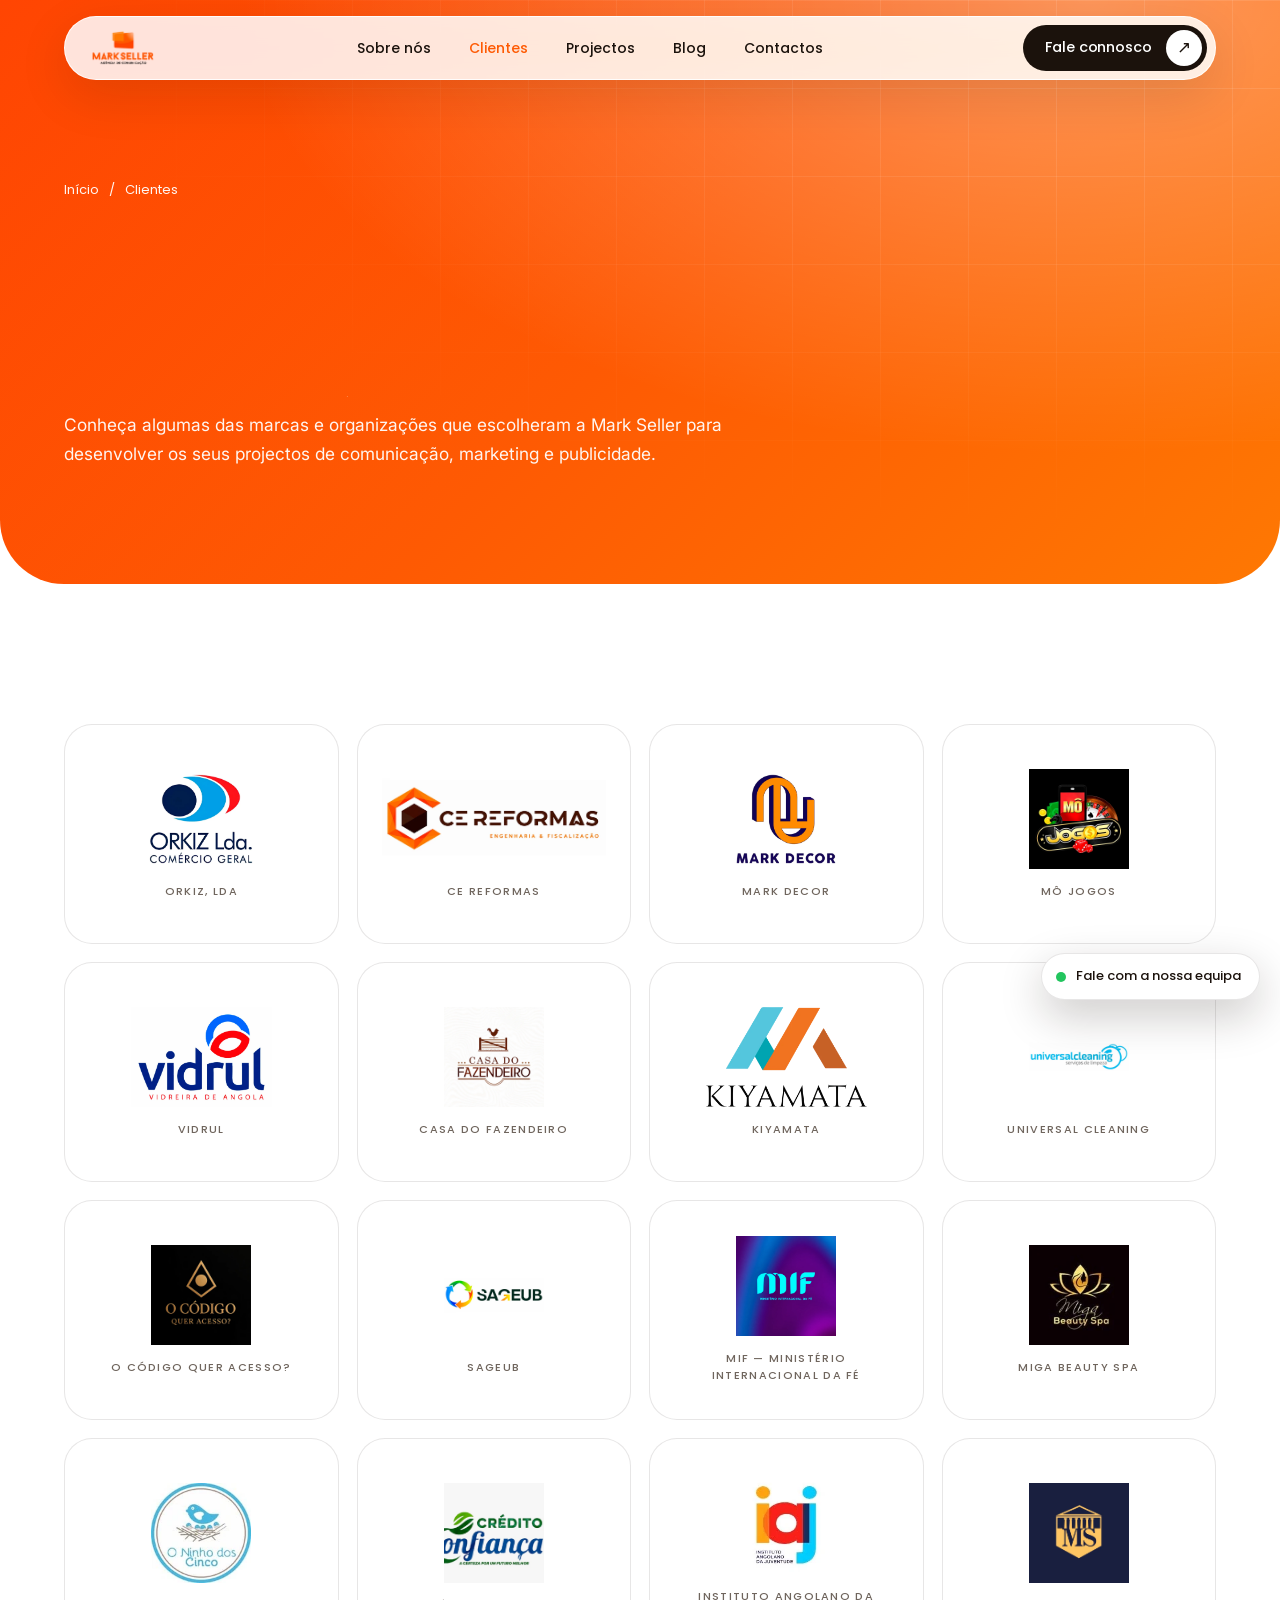
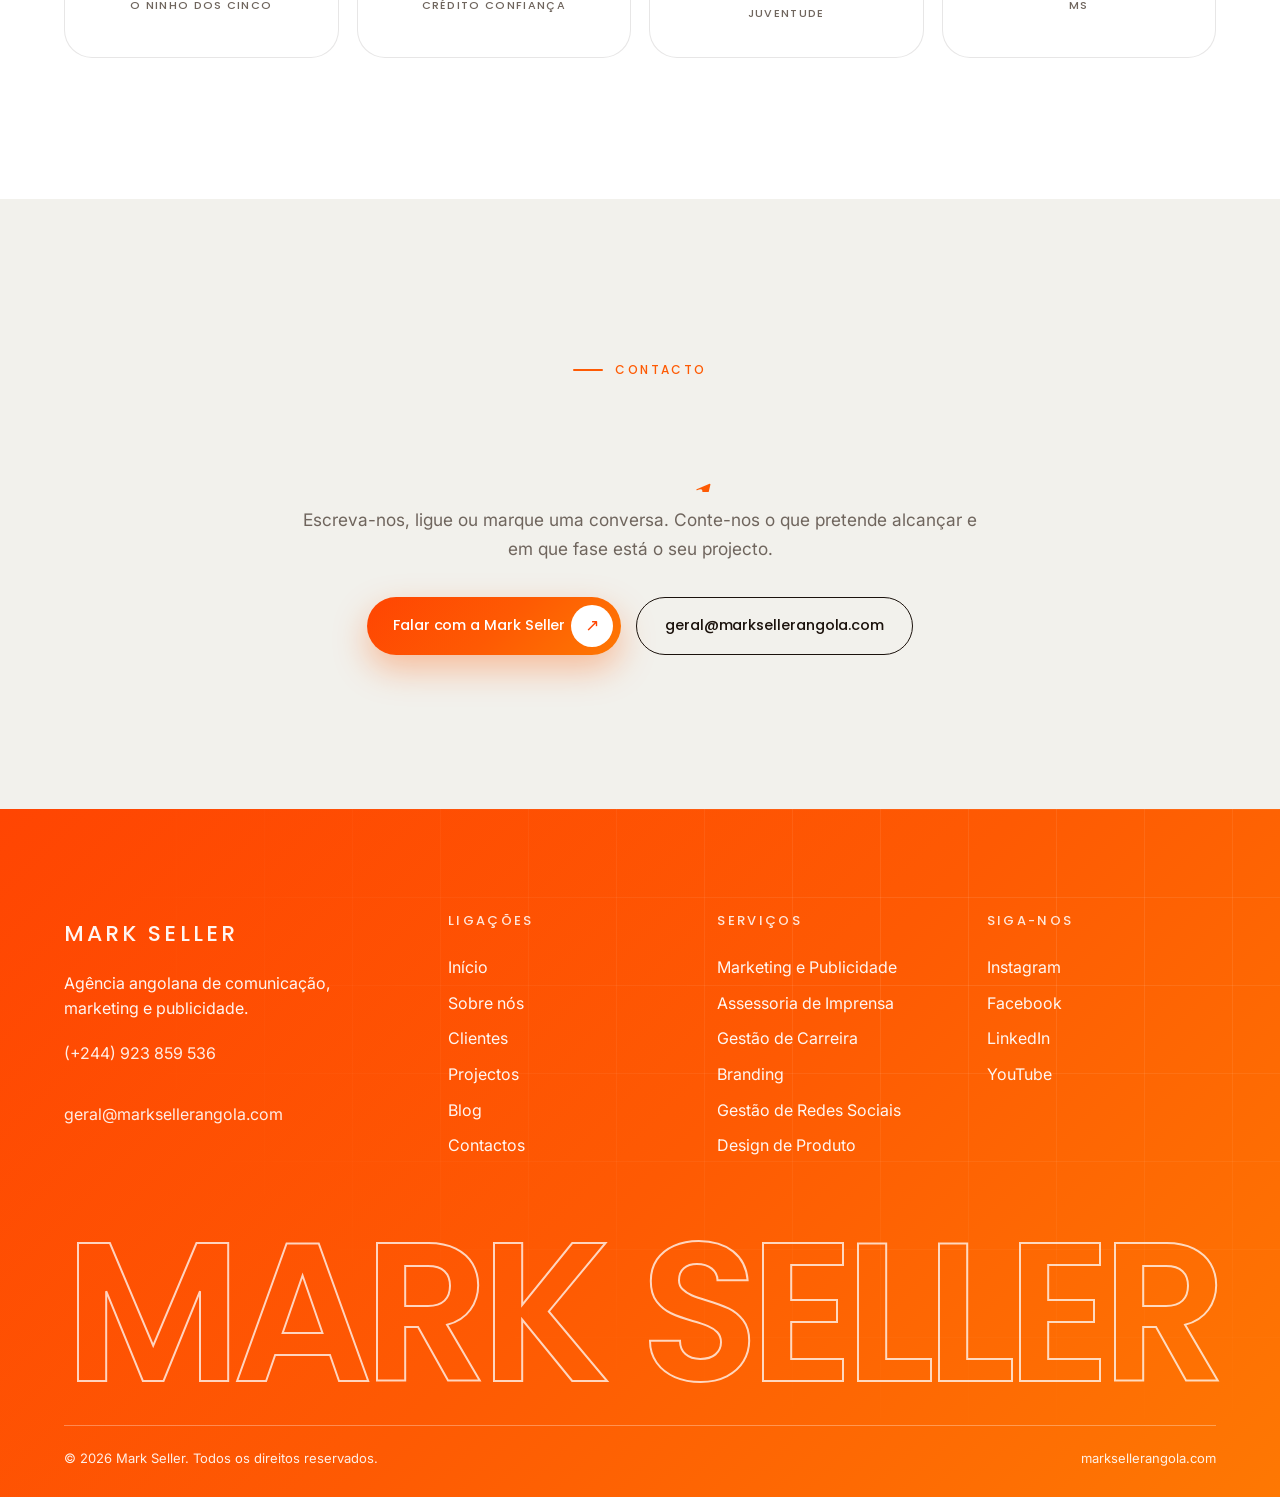
<file: clientes.html>
<!DOCTYPE html>
<html lang="pt-PT">
<head>
<meta charset="utf-8"/>
<meta content="width=device-width, initial-scale=1, viewport-fit=cover" name="viewport"/>
<meta content="#fe5a03" name="theme-color"/>
<meta content="Marcas e organizações que confiam na Mark Seller para os seus projectos de comunicação, marketing e publicidade." name="description"/>
<link rel="shortcut icon" href="img/mark-seller.webp" type="image/x-icon">
<title>Clientes — Mark Seller</title>
<link rel="preconnect" href="https://fonts.googleapis.com">
<link rel="preconnect" href="https://fonts.gstatic.com" crossorigin>
<link rel="stylesheet" href="https://fonts.googleapis.com/css2?family=Cormorant+Garamond:ital,wght@1,500;1,600&family=Inter:wght@400;500;600&family=Poppins:wght@400;500;600&display=swap">
<link rel="stylesheet" href="css/site.css">
<script>document.documentElement.classList.add("js")</script>
</head>
<body>
<div class="preloader" aria-hidden="true"><div class="pl-in"><span class="pl-name">MARK SELLER</span><span class="pl-count">0%</span><span class="pl-bar"><i></i></span></div></div>
<header class="site-header"><div class="bar">
<a class="logo" href="index.html" aria-label="Mark Seller — início"><img alt="Mark Seller" src="img/mark-seller.webp"/></a>
<nav class="primary" aria-label="Principal"><a href="sobre.html"><span class="roll"><span class="r" data-t="Sobre nós">Sobre nós</span></span></a><a href="clientes.html" aria-current="page"><span class="roll"><span class="r" data-t="Clientes">Clientes</span></span></a><a href="projectos.html"><span class="roll"><span class="r" data-t="Projectos">Projectos</span></span></a><a href="blog.php"><span class="roll"><span class="r" data-t="Blog">Blog</span></span></a><a href="contactos.html"><span class="roll"><span class="r" data-t="Contactos">Contactos</span></span></a></nav>
<a class="pill-cta" href="contactos.html"><span class="roll"><span class="r" data-t="Fale connosco">Fale connosco</span></span><i aria-hidden="true">↗</i></a>
<button class="menu-btn" type="button" aria-expanded="false" aria-controls="menu"><span>Menu</span><b aria-hidden="true"></b></button>
</div></header>
<div class="menu" id="menu" aria-hidden="true"><div class="menu-in">
<div class="menu-col"><p class="eyebrow">O que fazemos</p><div class="menu-serv"><a href="index.html#servicos">Marketing e Publicidade</a><a href="index.html#servicos">Assessoria de Imprensa</a><a href="index.html#servicos">Gestão de Carreira</a><a href="index.html#servicos">Branding</a><a href="index.html#servicos">Gestão de Redes Sociais</a><a href="index.html#servicos">Design de Produto</a></div>
<p class="eyebrow" style="margin-top:34px">Tem um projecto em mente?</p><p class="menu-note">Conte-nos o que pretende alcançar. A primeira conversa não tem compromisso.</p>
<a class="pill-cta solid" href="contactos.html"><span class="roll"><span class="r" data-t="Vamos conversar">Vamos conversar</span></span><i aria-hidden="true">↗</i></a></div>
<nav class="menu-col menu-big" aria-label="Menu"><a href="index.html"><span>01</span>Início</a><a href="sobre.html"><span>02</span>Sobre nós</a><a href="clientes.html"><span>03</span>Clientes</a><a href="projectos.html"><span>04</span>Projectos</a><a href="blog.php"><span>05</span>Blog</a><a href="contactos.html"><span>06</span>Contactos</a></nav>
<div class="menu-col menu-meta"><a href="mailto:geral@marksellerangola.com">geral@marksellerangola.com</a><a href="tel:+244923859536">(+244) 923 859 536</a>
<div class="socials"><a href="#">Instagram</a><a href="#">Facebook</a><a href="#">LinkedIn</a><a href="#">YouTube</a></div></div>
</div></div>
<main>
<section class="page-hero"><div class="ph-bg" aria-hidden="true"></div><div class="wrap">
<p class="crumb"><a href="index.html">Início</a><span>/</span>Clientes</p>
<h1 class="title reveal-h">Marcas que confiam no <span class="accent">nosso trabalho</span></h1><p class="lead">Conheça algumas das marcas e organizações que escolheram a Mark Seller para desenvolver os seus projectos de comunicação, marketing e publicidade.</p></div></section><section class="sec"><div class="wrap"><div class="client-grid"><div class="client" data-client="ORKIZ, LDA"><img loading="lazy" alt="ORKIZ, LDA" src="img/orkiz-lda.webp"/><span>ORKIZ, LDA</span></div><div class="client" data-client="CE REFORMAS"><img loading="lazy" alt="CE REFORMAS" src="img/ce-reformas.webp"/><span>CE REFORMAS</span></div><div class="client" data-client="MARK DECOR"><img loading="lazy" alt="MARK DECOR" src="img/mark-decor.webp"/><span>MARK DECOR</span></div><div class="client" data-client="MÔ JOGOS"><img loading="lazy" alt="MÔ JOGOS" src="img/mo-jogos.webp"/><span>MÔ JOGOS</span></div><div class="client" data-client="VIDRUL"><img loading="lazy" alt="VIDRUL" src="img/vidrul.webp"/><span>VIDRUL</span></div><div class="client" data-client="CASA DO FAZENDEIRO"><img loading="lazy" alt="CASA DO FAZENDEIRO" src="img/casa-do-fazendeiro.webp"/><span>CASA DO FAZENDEIRO</span></div><div class="client" data-client="KIYAMATA"><img loading="lazy" alt="KIYAMATA" src="img/kiyamata-hd.webp"/><span>KIYAMATA</span></div><div class="client" data-client="UNIVERSAL CLEANING"><img loading="lazy" alt="UNIVERSAL CLEANING" src="img/universal-cleaning.webp"/><span>UNIVERSAL CLEANING</span></div><div class="client" data-client="O CÓDIGO QUER ACESSO?"><img loading="lazy" alt="O CÓDIGO QUER ACESSO?" src="img/o-codigo-quer-acesso.webp"/><span>O CÓDIGO QUER ACESSO?</span></div><div class="client" data-client="SAGEUB"><img loading="lazy" alt="SAGEUB" src="img/sageub.webp"/><span>SAGEUB</span></div><div class="client" data-client="MIF — Ministério Internacional da Fé"><img loading="lazy" alt="MIF — Ministério Internacional da Fé" src="img/mif-ministerio-internacional-da-fe.webp"/><span>MIF — Ministério Internacional da Fé</span></div><div class="client" data-client="MIGA BEAUTY SPA"><img loading="lazy" alt="Miga Beauty Spa" src="img/miga-beauty-spa.webp"/><span>MIGA BEAUTY SPA</span></div><div class="client" data-client="O NINHO DOS CINCO"><img loading="lazy" alt="O Ninho dos Cinco" src="img/o-ninho-dos-cinco.webp"/><span>O NINHO DOS CINCO</span></div><div class="client" data-client="CRÉDITO CONFIANÇA"><img loading="lazy" alt="Crédito Confiança" src="img/credito-confianca.webp"/><span>CRÉDITO CONFIANÇA</span></div><div class="client" data-client="INSTITUTO ANGOLANO DA JUVENTUDE"><img loading="lazy" alt="Instituto Angolano da Juventude" src="img/iaj.webp"/><span>INSTITUTO ANGOLANO DA JUVENTUDE</span></div><div class="client" data-client="MS"><img loading="lazy" alt="MS" src="img/ms.webp"/><span>MS</span></div></div></div></section>
</main>
<section class="cta-band"><div class="wrap center">
<p class="eyebrow">Contacto</p>
<h2 class="title reveal-h">Prefere falar <span class="accent">directamente?</span></h2>
<p class="lead dark">Escreva-nos, ligue ou marque uma conversa. Conte-nos o que pretende alcançar e em que fase está o seu projecto.</p>
<div class="btn-row"><a class="btn primary" href="contactos.html"><span class="roll"><span class="r" data-t="Falar com a Mark Seller">Falar com a Mark Seller</span></span><i aria-hidden="true">↗</i></a><a class="btn ghost" href="mailto:geral@marksellerangola.com">geral@marksellerangola.com</a></div>
</div></section>
<footer class="site-footer"><div class="wrap">
<div class="f-grid">
<div><a class="logo-w" href="index.html">MARK SELLER</a><p>Agência angolana de comunicação, marketing e publicidade.</p><p class="f-contact"><a href="tel:+244923859536">(+244) 923 859 536</a><br><a href="mailto:geral@marksellerangola.com">geral@marksellerangola.com</a></p></div>
<div><h4>Ligações</h4><a href="index.html">Início</a><a href="sobre.html">Sobre nós</a><a href="clientes.html">Clientes</a><a href="projectos.html">Projectos</a><a href="blog.php">Blog</a><a href="contactos.html">Contactos</a></div>
<div><h4>Serviços</h4><a href="index.html#servicos">Marketing e Publicidade</a><a href="index.html#servicos">Assessoria de Imprensa</a><a href="index.html#servicos">Gestão de Carreira</a><a href="index.html#servicos">Branding</a><a href="index.html#servicos">Gestão de Redes Sociais</a><a href="index.html#servicos">Design de Produto</a></div>
<div><h4>Siga-nos</h4><a href="#">Instagram</a><a href="#">Facebook</a><a href="#">LinkedIn</a><a href="#">YouTube</a></div>
</div>
<div class="giant" aria-hidden="true">MARK SELLER</div>
<div class="f-bottom"><span>© 2026 Mark Seller. Todos os direitos reservados.</span><span>marksellerangola.com</span></div>
</div></footer>
<a class="float-cta" href="contactos.html" aria-label="Fale com a nossa equipa"><span class="dot"></span>Fale com a nossa equipa</a>
<div class="lightbox" aria-hidden="true"><button class="lb-close" aria-label="Fechar">×</button><img alt="Visualização ampliada do projecto"/></div>
<script src="js/site.js"></script>
</body>
</html>
</file>
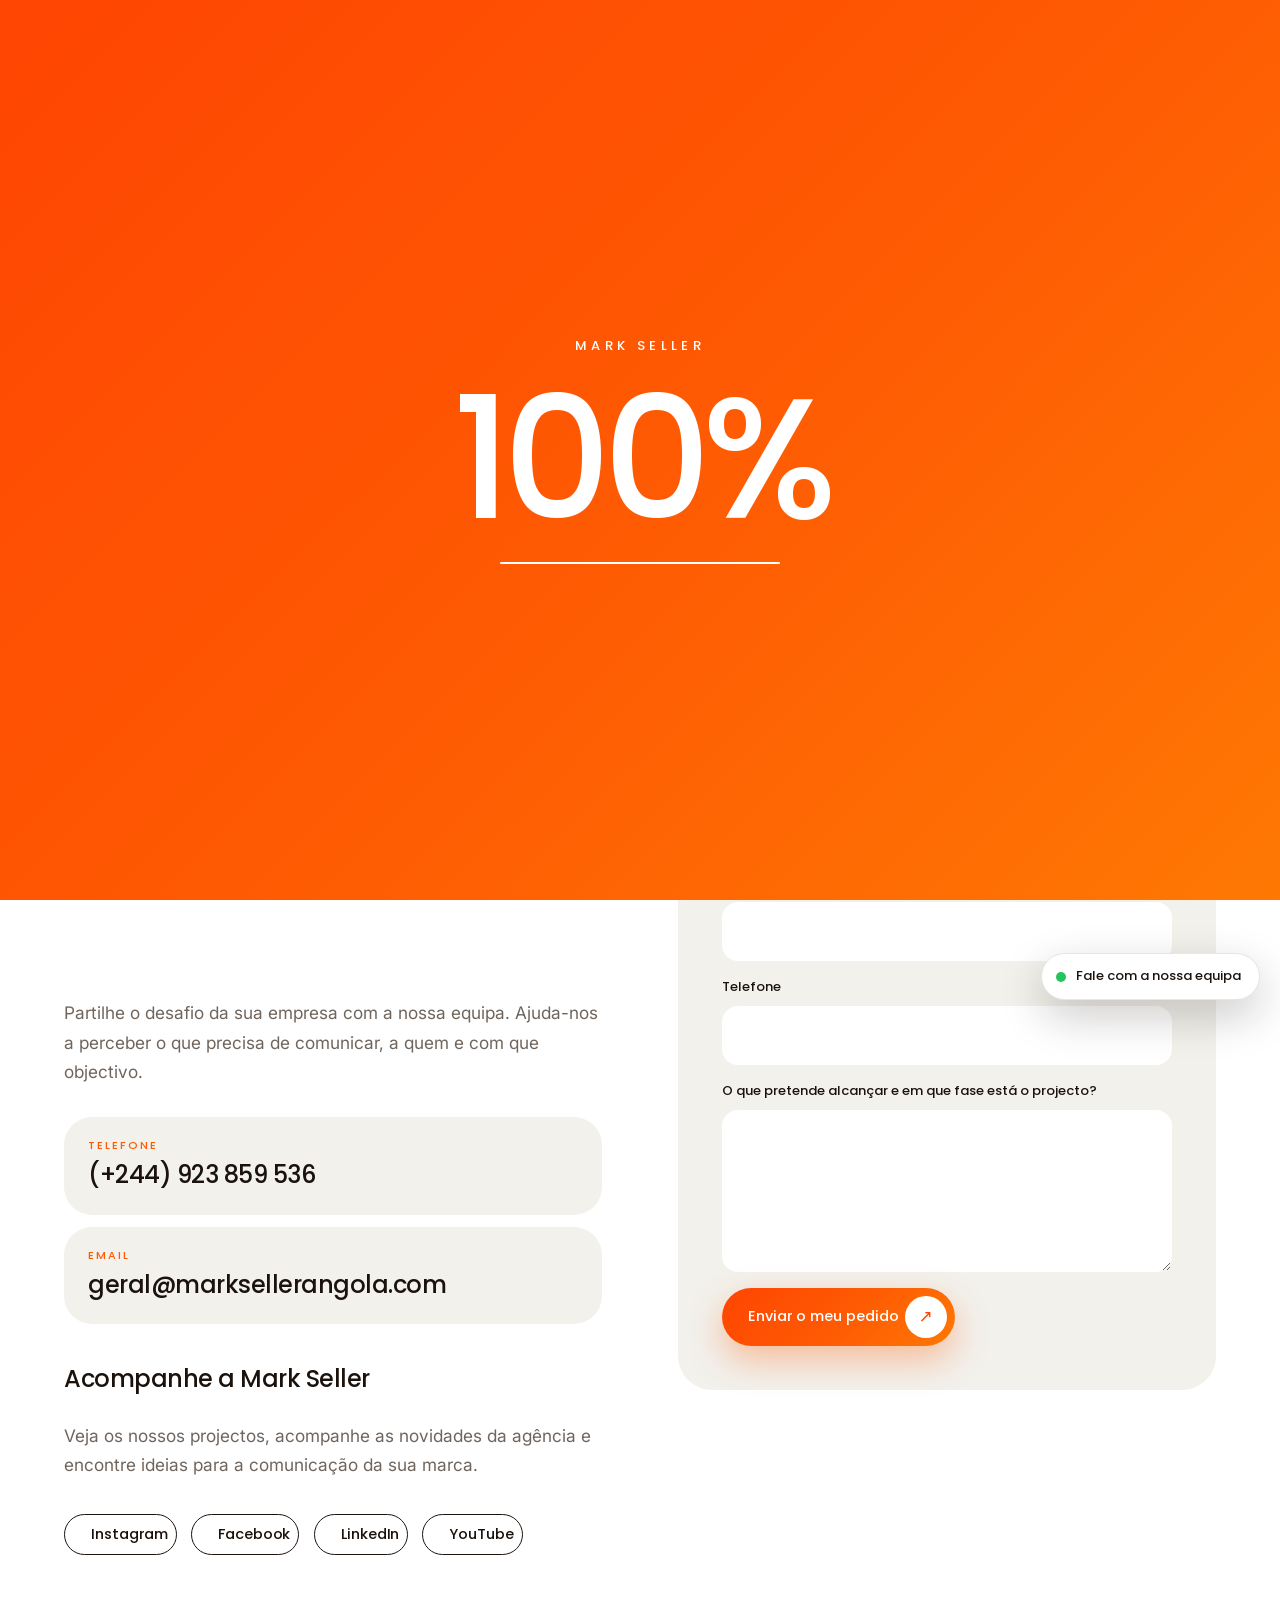
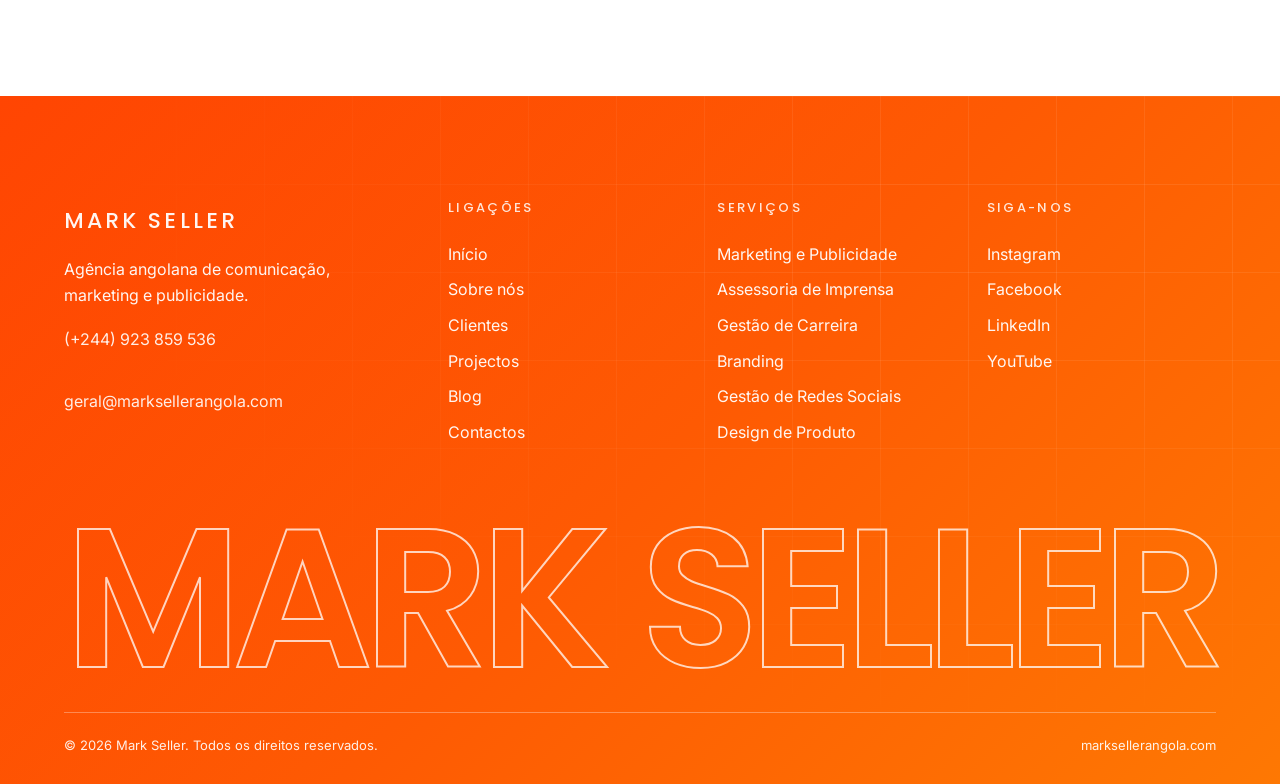
<file: contactos.html>
<!DOCTYPE html>
<html lang="pt-PT">
<head>
<meta charset="utf-8"/>
<meta content="width=device-width, initial-scale=1, viewport-fit=cover" name="viewport"/>
<meta content="#fe5a03" name="theme-color"/>
<meta content="Fale com a equipa da Mark Seller: telefone, email e formulário de pedido de projecto." name="description"/>
<link rel="shortcut icon" href="img/mark-seller.webp" type="image/x-icon">
<title>Contactos — Mark Seller</title>
<link rel="preconnect" href="https://fonts.googleapis.com">
<link rel="preconnect" href="https://fonts.gstatic.com" crossorigin>
<link rel="stylesheet" href="https://fonts.googleapis.com/css2?family=Cormorant+Garamond:ital,wght@1,500;1,600&family=Inter:wght@400;500;600&family=Poppins:wght@400;500;600&display=swap">
<link rel="stylesheet" href="css/site.css">
<script>document.documentElement.classList.add("js")</script>
</head>
<body>
<div class="preloader" aria-hidden="true"><div class="pl-in"><span class="pl-name">MARK SELLER</span><span class="pl-count">0%</span><span class="pl-bar"><i></i></span></div></div>
<header class="site-header"><div class="bar">
<a class="logo" href="index.html" aria-label="Mark Seller — início"><img alt="Mark Seller" src="img/mark-seller.webp"/></a>
<nav class="primary" aria-label="Principal"><a href="sobre.html"><span class="roll"><span class="r" data-t="Sobre nós">Sobre nós</span></span></a><a href="clientes.html"><span class="roll"><span class="r" data-t="Clientes">Clientes</span></span></a><a href="projectos.html"><span class="roll"><span class="r" data-t="Projectos">Projectos</span></span></a><a href="blog.php"><span class="roll"><span class="r" data-t="Blog">Blog</span></span></a><a href="contactos.html" aria-current="page"><span class="roll"><span class="r" data-t="Contactos">Contactos</span></span></a></nav>
<a class="pill-cta" href="contactos.html"><span class="roll"><span class="r" data-t="Fale connosco">Fale connosco</span></span><i aria-hidden="true">↗</i></a>
<button class="menu-btn" type="button" aria-expanded="false" aria-controls="menu"><span>Menu</span><b aria-hidden="true"></b></button>
</div></header>
<div class="menu" id="menu" aria-hidden="true"><div class="menu-in">
<div class="menu-col"><p class="eyebrow">O que fazemos</p><div class="menu-serv"><a href="index.html#servicos">Marketing e Publicidade</a><a href="index.html#servicos">Assessoria de Imprensa</a><a href="index.html#servicos">Gestão de Carreira</a><a href="index.html#servicos">Branding</a><a href="index.html#servicos">Gestão de Redes Sociais</a><a href="index.html#servicos">Design de Produto</a></div>
<p class="eyebrow" style="margin-top:34px">Tem um projecto em mente?</p><p class="menu-note">Conte-nos o que pretende alcançar. A primeira conversa não tem compromisso.</p>
<a class="pill-cta solid" href="contactos.html"><span class="roll"><span class="r" data-t="Vamos conversar">Vamos conversar</span></span><i aria-hidden="true">↗</i></a></div>
<nav class="menu-col menu-big" aria-label="Menu"><a href="index.html"><span>01</span>Início</a><a href="sobre.html"><span>02</span>Sobre nós</a><a href="clientes.html"><span>03</span>Clientes</a><a href="projectos.html"><span>04</span>Projectos</a><a href="blog.php"><span>05</span>Blog</a><a href="contactos.html"><span>06</span>Contactos</a></nav>
<div class="menu-col menu-meta"><a href="mailto:geral@marksellerangola.com">geral@marksellerangola.com</a><a href="tel:+244923859536">(+244) 923 859 536</a>
<div class="socials"><a href="#">Instagram</a><a href="#">Facebook</a><a href="#">LinkedIn</a><a href="#">YouTube</a></div></div>
</div></div>
<main>
<section class="page-hero"><div class="ph-bg" aria-hidden="true"></div><div class="wrap">
<p class="crumb"><a href="index.html">Início</a><span>/</span>Contactos</p>
<h1 class="title reveal-h">O que pretende alcançar <span class="accent">com a sua marca?</span></h1><p class="lead">Quer lançar um produto, renovar a imagem da sua empresa ou conquistar novos clientes? Conte-nos o que pretende alcançar e em que fase está o seu projecto.</p></div></section>
<section class="sec"><div class="wrap grid-2 top">
<div><p class="eyebrow">Fale connosco</p><h2 class="title reveal-h">A primeira conversa é o <span class="accent">ponto de partida</span></h2>
<p class="lead dark">Partilhe o desafio da sua empresa com a nossa equipa. Ajuda-nos a perceber o que precisa de comunicar, a quem e com que objectivo.</p>
<div class="contact-list"><a href="tel:+244923859536"><span>Telefone</span>(+244) 923 859 536</a><a href="mailto:geral@marksellerangola.com"><span>Email</span>geral@marksellerangola.com</a></div>
<h3 class="sub">Acompanhe a Mark Seller</h3><p class="lead dark">Veja os nossos projectos, acompanhe as novidades da agência e encontre ideias para a comunicação da sua marca.</p>
<div class="btn-row left"><a class="btn ghost-dark" href="#">Instagram</a><a class="btn ghost-dark" href="#">Facebook</a><a class="btn ghost-dark" href="#">LinkedIn</a><a class="btn ghost-dark" href="#">YouTube</a></div></div>
<form class="form reveal" action="mailto:geral@marksellerangola.com" method="post" enctype="text/plain">
<label>Nome<input name="nome" type="text" autocomplete="name" required></label>
<label>Email<input name="email" type="email" autocomplete="email" required></label>
<label>Telefone<input name="telefone" type="tel" autocomplete="tel"></label>
<label>O que pretende alcançar e em que fase está o projecto?<textarea name="mensagem" rows="5" required></textarea></label>
<button class="btn primary" type="submit">Enviar o meu pedido<i aria-hidden="true">↗</i></button></form>
</div></section>
</main>
<section class="cta-band"><div class="wrap center">
<p class="eyebrow">Contacto</p>
<h2 class="title reveal-h">Prefere falar <span class="accent">directamente?</span></h2>
<p class="lead dark">Escreva-nos, ligue ou marque uma conversa. Conte-nos o que pretende alcançar e em que fase está o seu projecto.</p>
<div class="btn-row"><a class="btn primary" href="contactos.html"><span class="roll"><span class="r" data-t="Falar com a Mark Seller">Falar com a Mark Seller</span></span><i aria-hidden="true">↗</i></a><a class="btn ghost" href="mailto:geral@marksellerangola.com">geral@marksellerangola.com</a></div>
</div></section>
<footer class="site-footer"><div class="wrap">
<div class="f-grid">
<div><a class="logo-w" href="index.html">MARK SELLER</a><p>Agência angolana de comunicação, marketing e publicidade.</p><p class="f-contact"><a href="tel:+244923859536">(+244) 923 859 536</a><br><a href="mailto:geral@marksellerangola.com">geral@marksellerangola.com</a></p></div>
<div><h4>Ligações</h4><a href="index.html">Início</a><a href="sobre.html">Sobre nós</a><a href="clientes.html">Clientes</a><a href="projectos.html">Projectos</a><a href="blog.php">Blog</a><a href="contactos.html">Contactos</a></div>
<div><h4>Serviços</h4><a href="index.html#servicos">Marketing e Publicidade</a><a href="index.html#servicos">Assessoria de Imprensa</a><a href="index.html#servicos">Gestão de Carreira</a><a href="index.html#servicos">Branding</a><a href="index.html#servicos">Gestão de Redes Sociais</a><a href="index.html#servicos">Design de Produto</a></div>
<div><h4>Siga-nos</h4><a href="#">Instagram</a><a href="#">Facebook</a><a href="#">LinkedIn</a><a href="#">YouTube</a></div>
</div>
<div class="giant" aria-hidden="true">MARK SELLER</div>
<div class="f-bottom"><span>© 2026 Mark Seller. Todos os direitos reservados.</span><span>marksellerangola.com</span></div>
</div></footer>
<a class="float-cta" href="contactos.html" aria-label="Fale com a nossa equipa"><span class="dot"></span>Fale com a nossa equipa</a>
<div class="lightbox" aria-hidden="true"><button class="lb-close" aria-label="Fechar">×</button><img alt="Visualização ampliada do projecto"/></div>
<script src="js/site.js"></script>
</body>
</html>
</file>
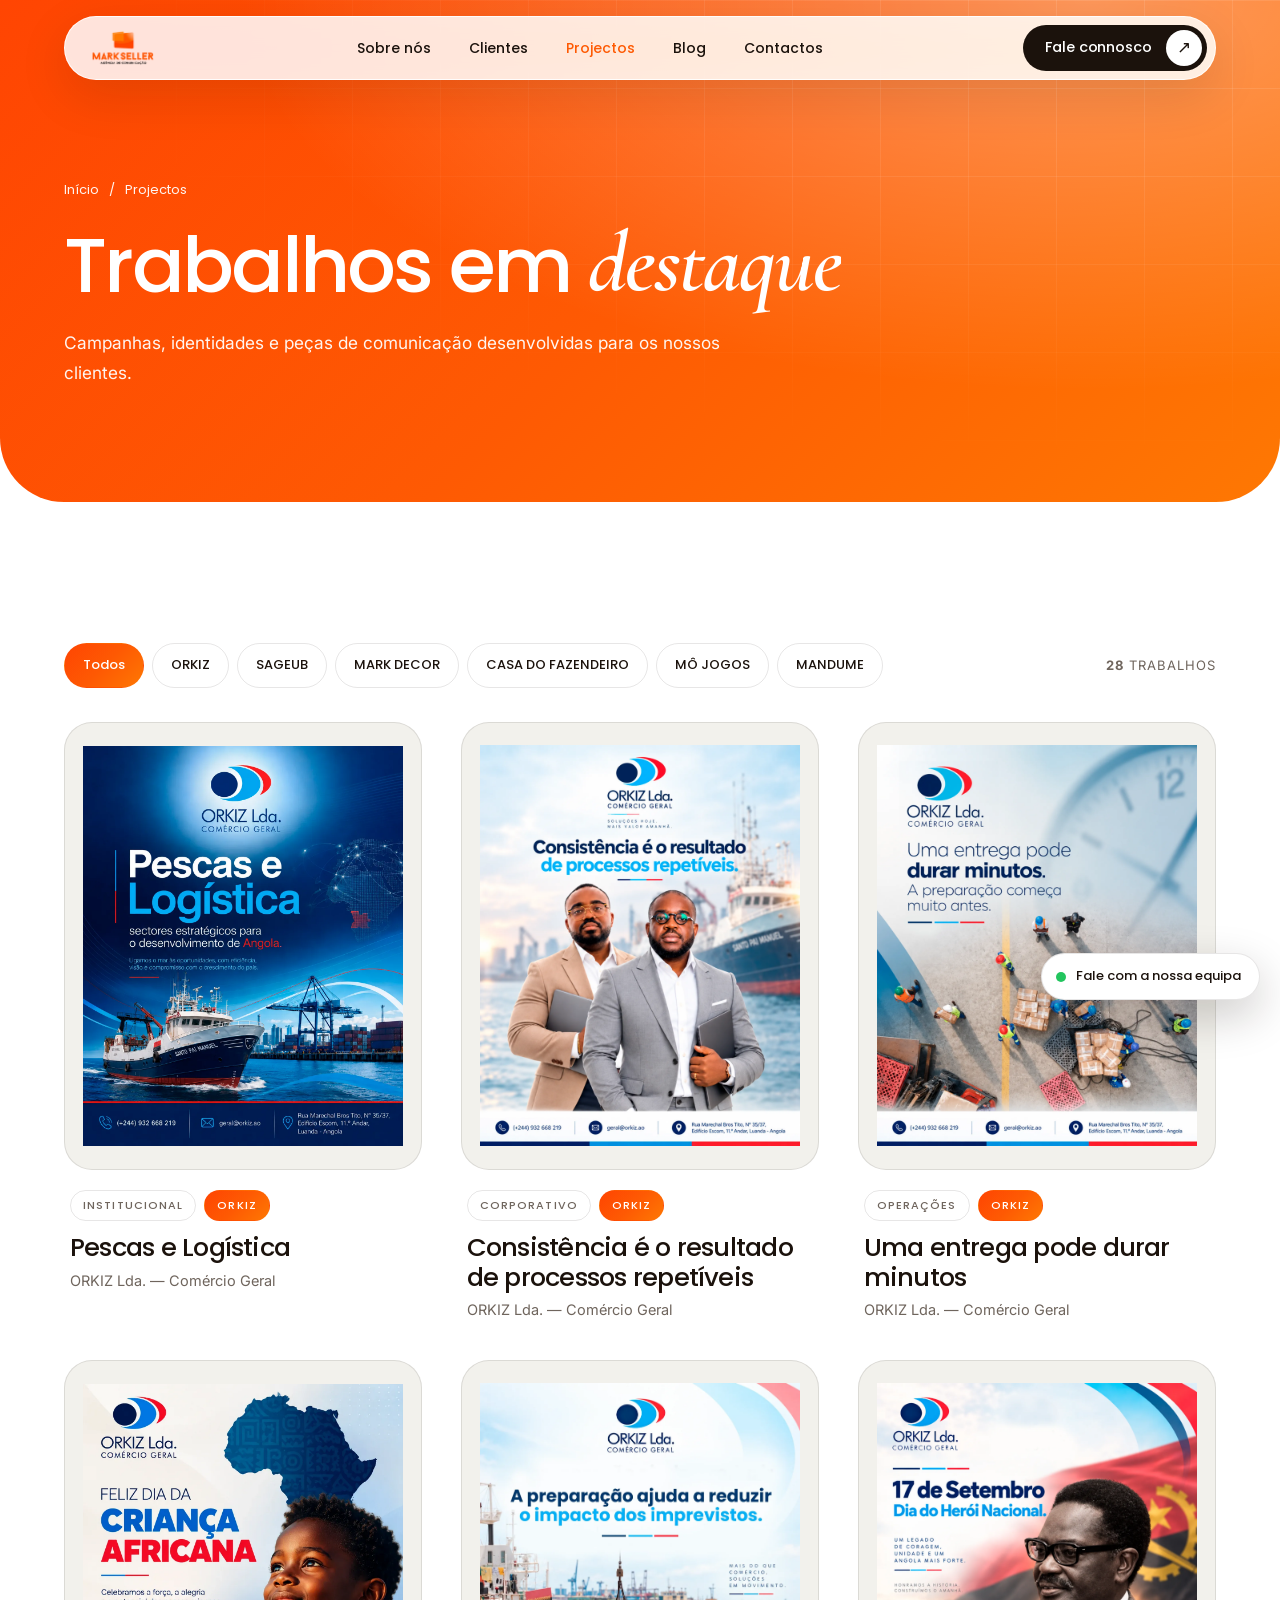
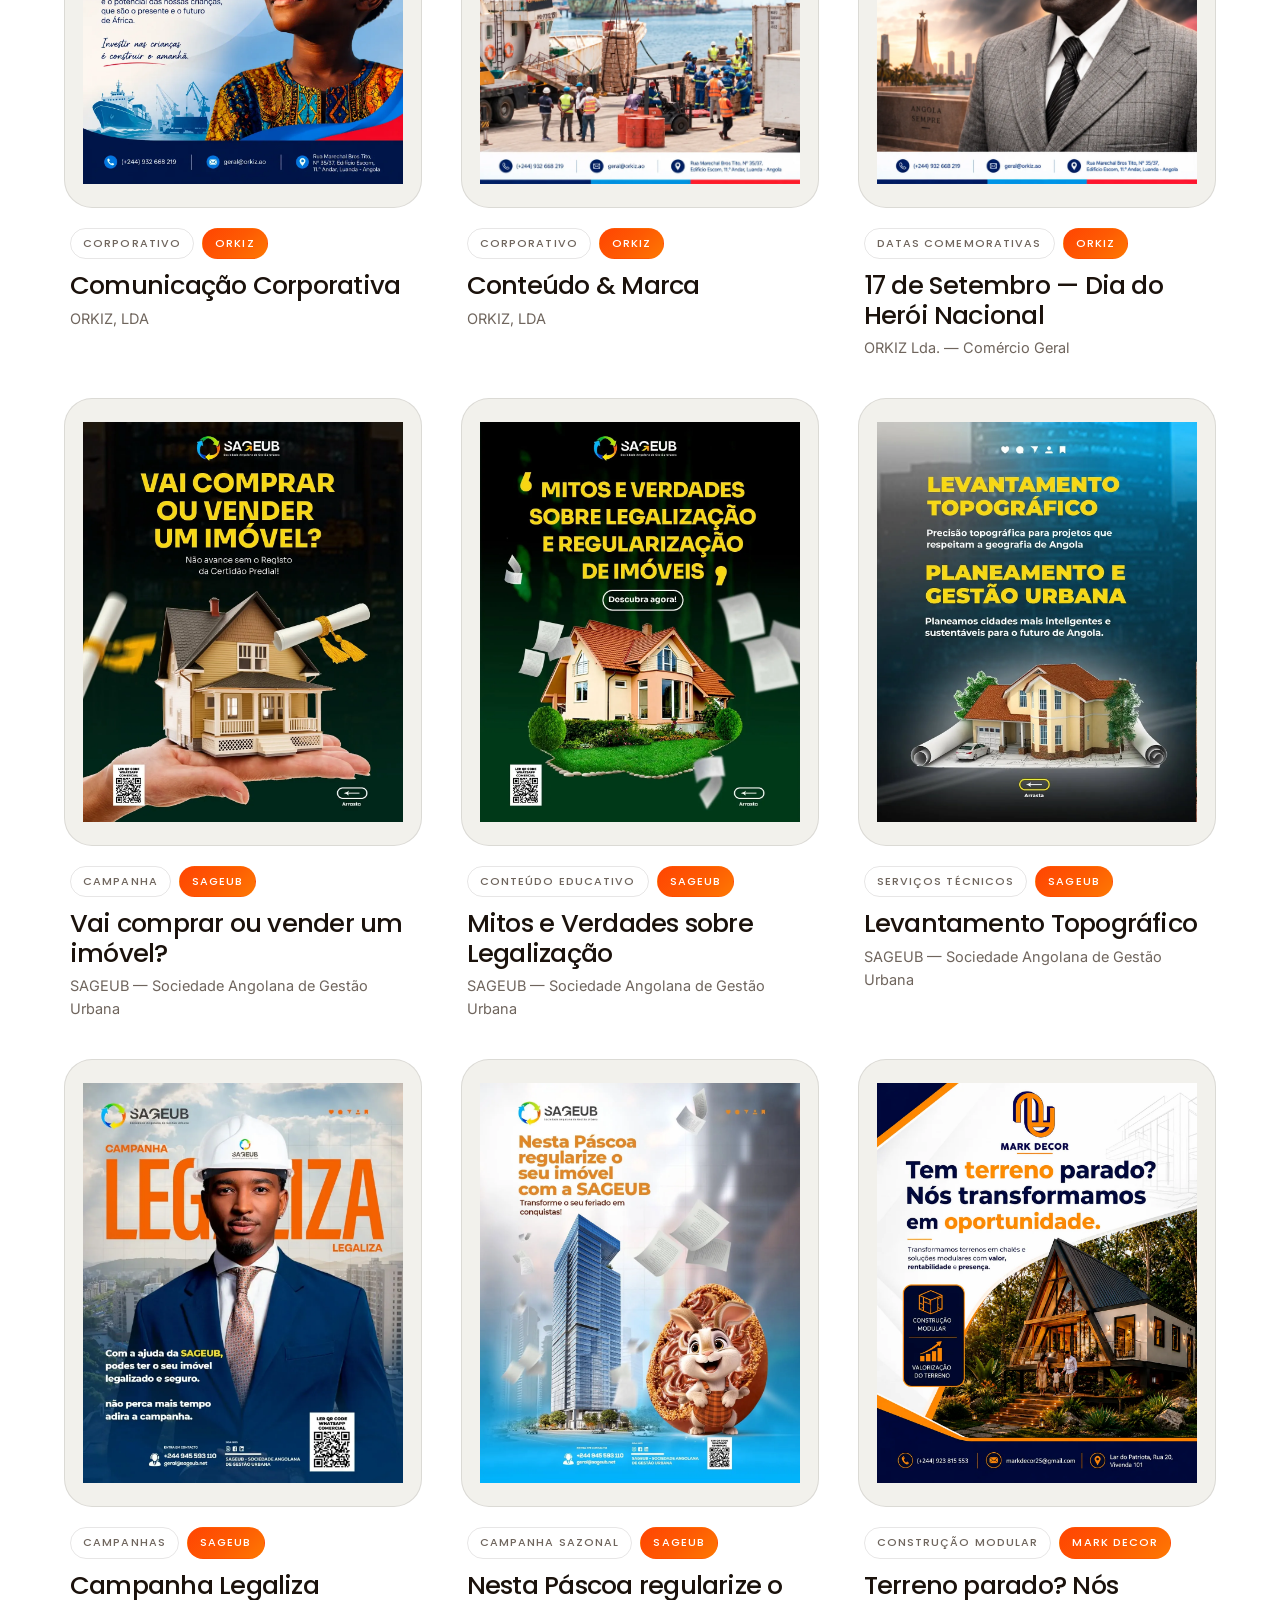
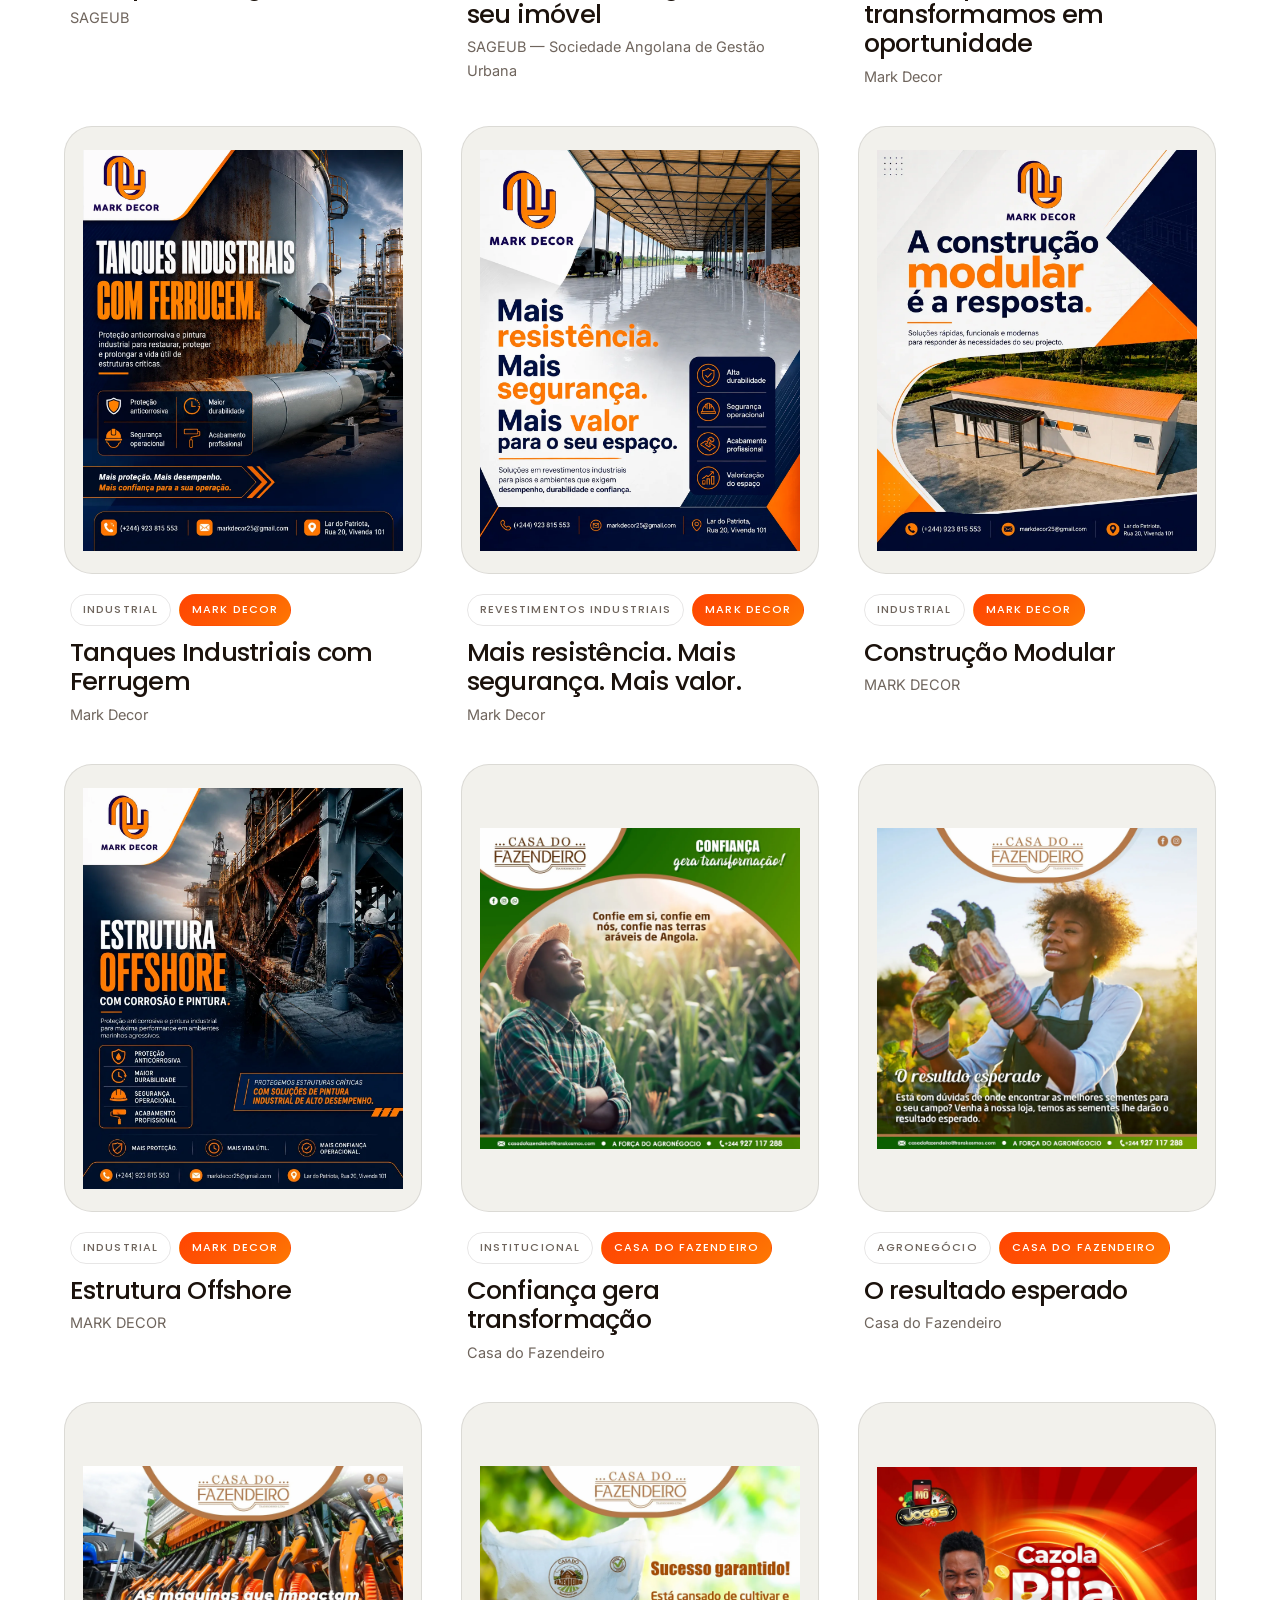
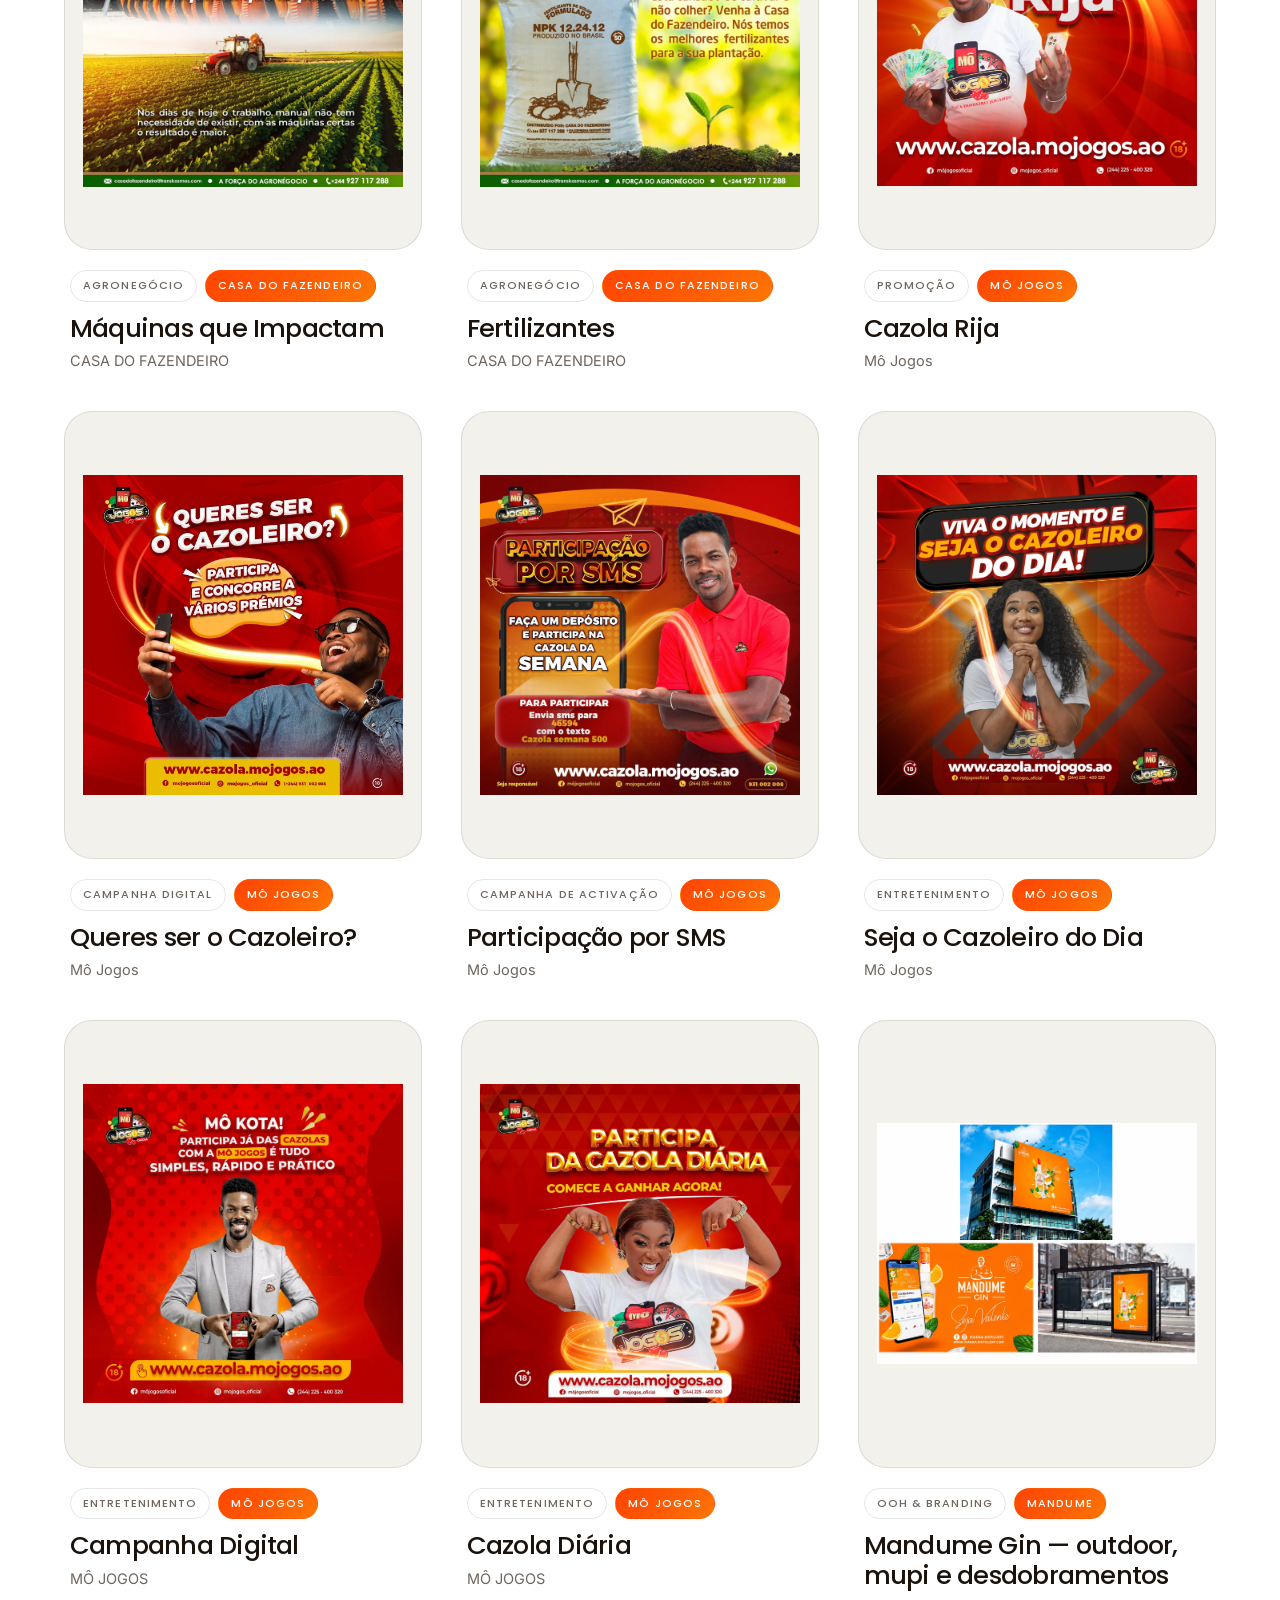
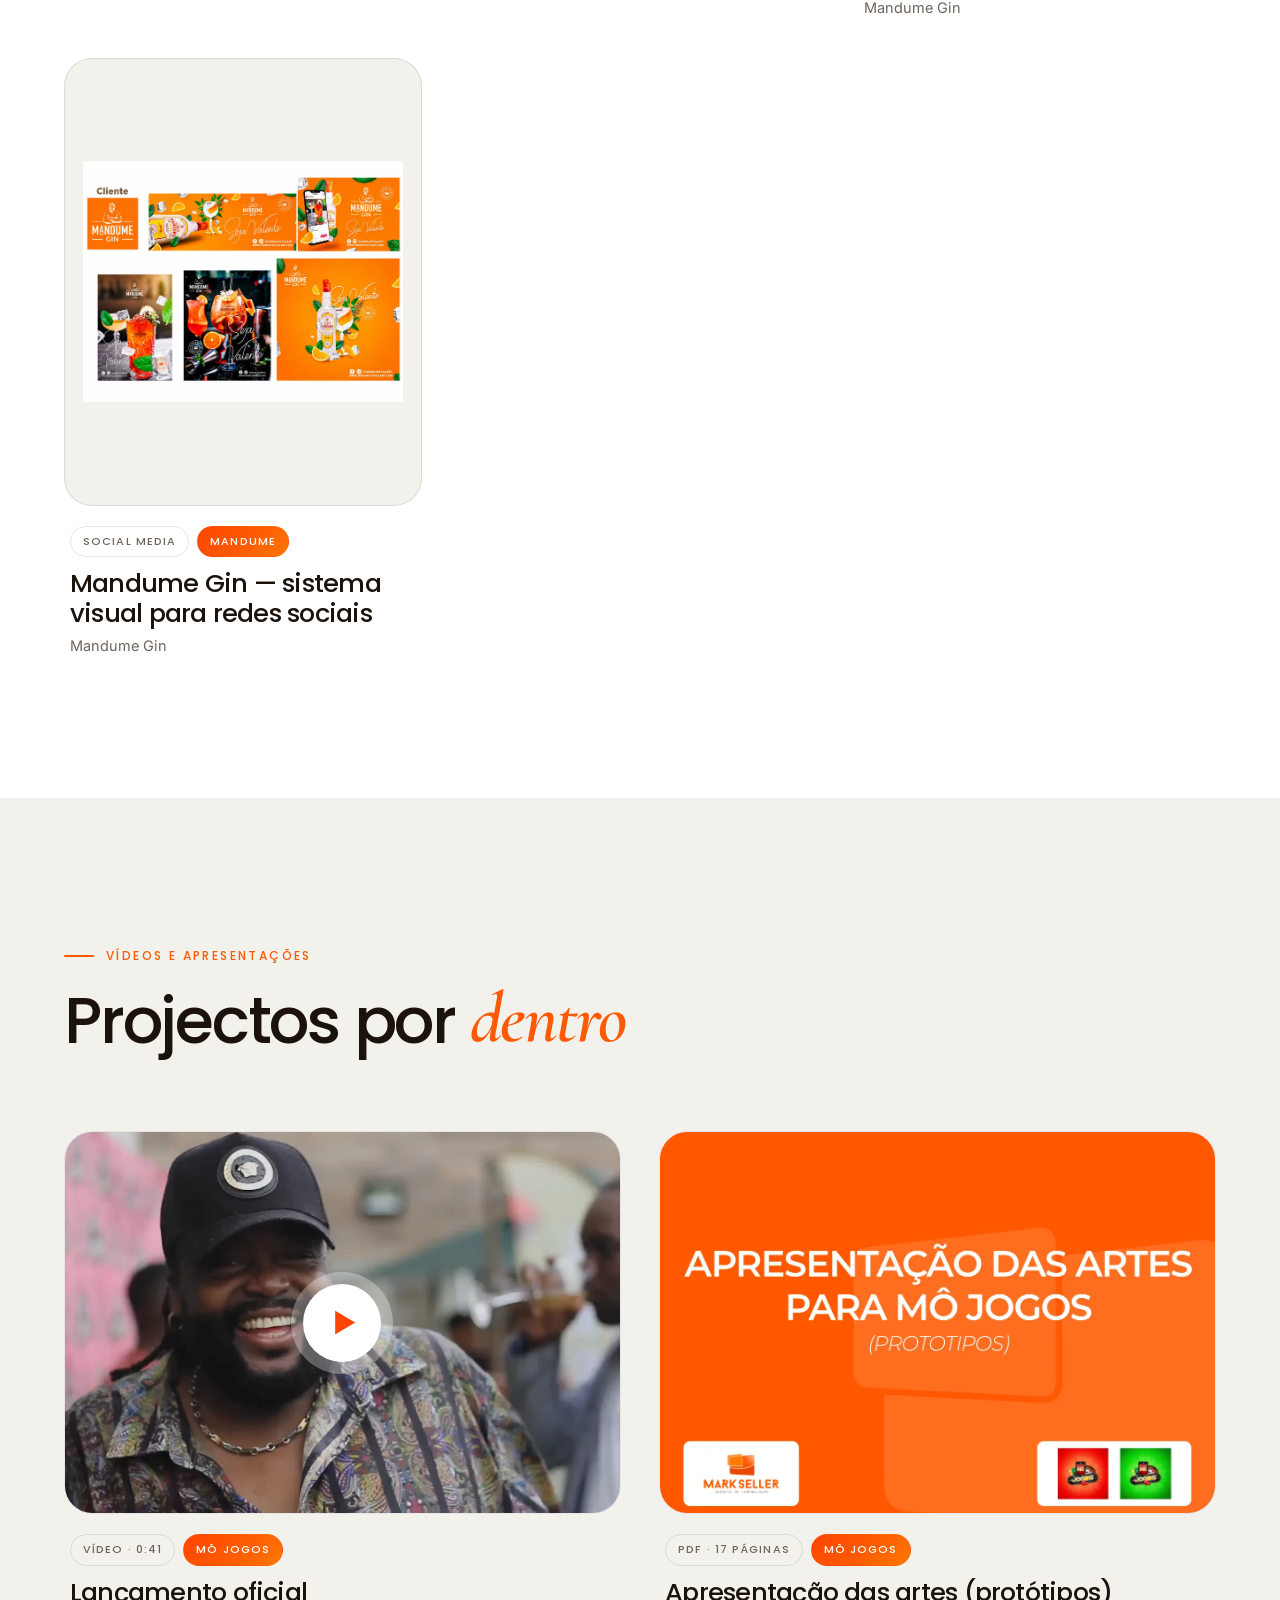
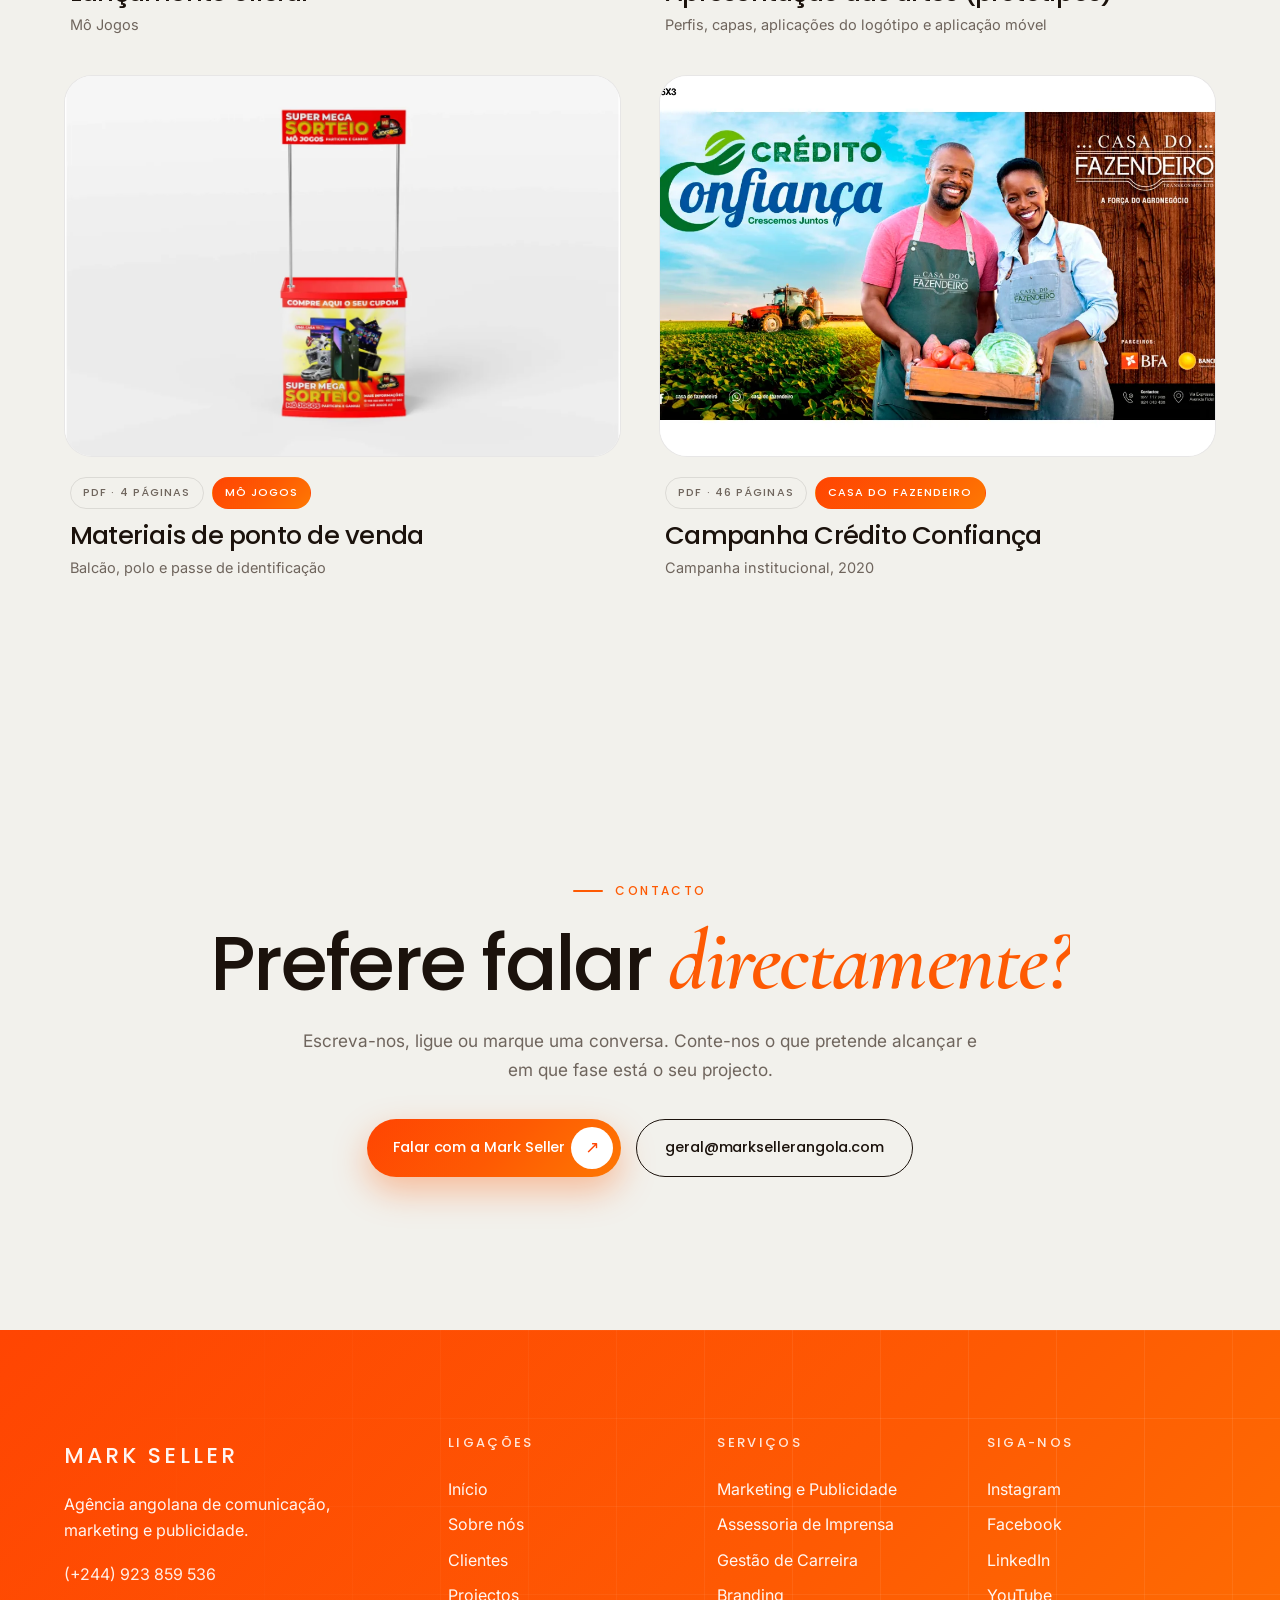
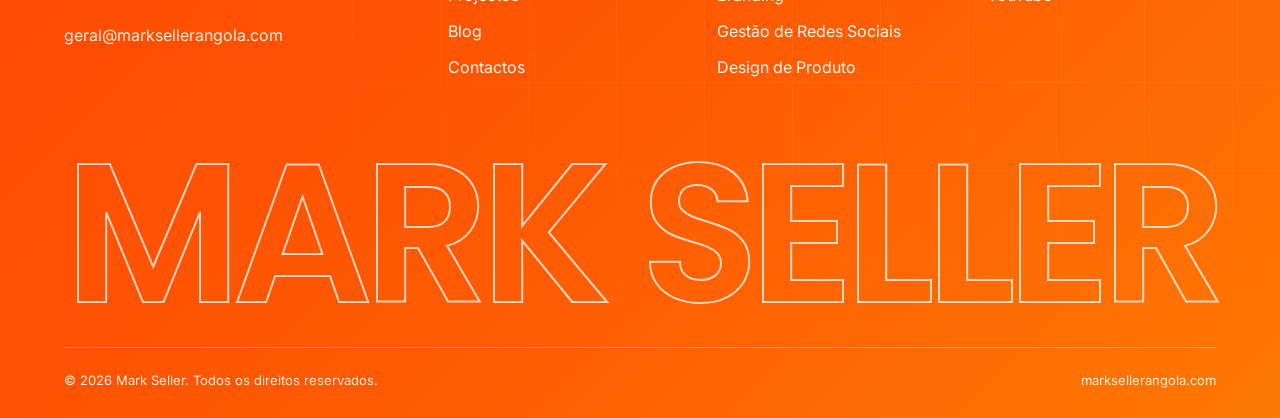
<file: projectos.html>
<!DOCTYPE html>
<html lang="pt-PT">
<head>
<meta charset="utf-8"/>
<meta content="width=device-width, initial-scale=1, viewport-fit=cover" name="viewport"/>
<meta content="#fe5a03" name="theme-color"/>
<meta content="Portfólio de campanhas, branding e comunicação desenvolvidos pela Mark Seller para clientes em Angola." name="description"/>
<link rel="shortcut icon" href="img/mark-seller.webp" type="image/x-icon">
<title>Projectos — Mark Seller</title>
<link rel="preconnect" href="https://fonts.googleapis.com">
<link rel="preconnect" href="https://fonts.gstatic.com" crossorigin>
<link rel="stylesheet" href="https://fonts.googleapis.com/css2?family=Cormorant+Garamond:ital,wght@1,500;1,600&family=Inter:wght@400;500;600&family=Poppins:wght@400;500;600&display=swap">
<link rel="stylesheet" href="css/site.css">
<script>document.documentElement.classList.add("js")</script>
</head>
<body>
<div class="preloader" aria-hidden="true"><div class="pl-in"><span class="pl-name">MARK SELLER</span><span class="pl-count">0%</span><span class="pl-bar"><i></i></span></div></div>
<header class="site-header"><div class="bar">
<a class="logo" href="index.html" aria-label="Mark Seller — início"><img alt="Mark Seller" src="img/mark-seller.webp"/></a>
<nav class="primary" aria-label="Principal"><a href="sobre.html"><span class="roll"><span class="r" data-t="Sobre nós">Sobre nós</span></span></a><a href="clientes.html"><span class="roll"><span class="r" data-t="Clientes">Clientes</span></span></a><a href="projectos.html" aria-current="page"><span class="roll"><span class="r" data-t="Projectos">Projectos</span></span></a><a href="blog.php"><span class="roll"><span class="r" data-t="Blog">Blog</span></span></a><a href="contactos.html"><span class="roll"><span class="r" data-t="Contactos">Contactos</span></span></a></nav>
<a class="pill-cta" href="contactos.html"><span class="roll"><span class="r" data-t="Fale connosco">Fale connosco</span></span><i aria-hidden="true">↗</i></a>
<button class="menu-btn" type="button" aria-expanded="false" aria-controls="menu"><span>Menu</span><b aria-hidden="true"></b></button>
</div></header>
<div class="menu" id="menu" aria-hidden="true"><div class="menu-in">
<div class="menu-col"><p class="eyebrow">O que fazemos</p><div class="menu-serv"><a href="index.html#servicos">Marketing e Publicidade</a><a href="index.html#servicos">Assessoria de Imprensa</a><a href="index.html#servicos">Gestão de Carreira</a><a href="index.html#servicos">Branding</a><a href="index.html#servicos">Gestão de Redes Sociais</a><a href="index.html#servicos">Design de Produto</a></div>
<p class="eyebrow" style="margin-top:34px">Tem um projecto em mente?</p><p class="menu-note">Conte-nos o que pretende alcançar. A primeira conversa não tem compromisso.</p>
<a class="pill-cta solid" href="contactos.html"><span class="roll"><span class="r" data-t="Vamos conversar">Vamos conversar</span></span><i aria-hidden="true">↗</i></a></div>
<nav class="menu-col menu-big" aria-label="Menu"><a href="index.html"><span>01</span>Início</a><a href="sobre.html"><span>02</span>Sobre nós</a><a href="clientes.html"><span>03</span>Clientes</a><a href="projectos.html"><span>04</span>Projectos</a><a href="blog.php"><span>05</span>Blog</a><a href="contactos.html"><span>06</span>Contactos</a></nav>
<div class="menu-col menu-meta"><a href="mailto:geral@marksellerangola.com">geral@marksellerangola.com</a><a href="tel:+244923859536">(+244) 923 859 536</a>
<div class="socials"><a href="#">Instagram</a><a href="#">Facebook</a><a href="#">LinkedIn</a><a href="#">YouTube</a></div></div>
</div></div>
<main>
<section class="page-hero"><div class="ph-bg" aria-hidden="true"></div><div class="wrap">
<p class="crumb"><a href="index.html">Início</a><span>/</span>Projectos</p>
<h1 class="title reveal-h">Trabalhos em <span class="accent">destaque</span></h1><p class="lead">Campanhas, identidades e peças de comunicação desenvolvidas para os nossos clientes.</p></div></section><section class="sec"><div class="wrap"><div class="filters"><button class="chip on" data-filter="TODOS" type="button">Todos</button><button class="chip" data-filter="ORKIZ" type="button">ORKIZ</button><button class="chip" data-filter="SAGEUB" type="button">SAGEUB</button><button class="chip" data-filter="MARK DECOR" type="button">MARK DECOR</button><button class="chip" data-filter="CASA DO FAZENDEIRO" type="button">CASA DO FAZENDEIRO</button><button class="chip" data-filter="MÔ JOGOS" type="button">MÔ JOGOS</button><button class="chip" data-filter="MANDUME" type="button">MANDUME</button><span class="count"><b id="count">28</b> trabalhos</span></div><div class="works grid3" id="works"><article class="work reveal" data-category="ORKIZ"><button class="work-img" type="button" data-lightbox="img/img-2.webp" aria-label="Abrir projecto Pescas e Logística"><img loading="lazy" alt="Pescas e Logística" src="img/img-2.webp"/><span class="work-open">Ver ↗</span></button><div class="work-meta"><div class="chips"><span>Institucional</span><span class="hot">ORKIZ</span></div><h3>Pescas e Logística</h3><p>ORKIZ Lda. — Comércio Geral</p></div></article><article class="work reveal" data-category="ORKIZ"><button class="work-img" type="button" data-lightbox="img/img-3.webp" aria-label="Abrir projecto Consistência é o resultado de processos repetíveis"><img loading="lazy" alt="Consistência é o resultado de processos repetíveis" src="img/img-3.webp"/><span class="work-open">Ver ↗</span></button><div class="work-meta"><div class="chips"><span>Corporativo</span><span class="hot">ORKIZ</span></div><h3>Consistência é o resultado de processos repetíveis</h3><p>ORKIZ Lda. — Comércio Geral</p></div></article><article class="work reveal" data-category="ORKIZ"><button class="work-img" type="button" data-lightbox="img/img-4.webp" aria-label="Abrir projecto Uma entrega pode durar minutos"><img loading="lazy" alt="Uma entrega pode durar minutos" src="img/img-4.webp"/><span class="work-open">Ver ↗</span></button><div class="work-meta"><div class="chips"><span>Operações</span><span class="hot">ORKIZ</span></div><h3>Uma entrega pode durar minutos</h3><p>ORKIZ Lda. — Comércio Geral</p></div></article><article class="work reveal" data-category="ORKIZ"><button class="work-img" type="button" data-lightbox="img/img-5.webp" aria-label="Abrir projecto Comunicação Corporativa"><img loading="lazy" alt="ORKIZ, LDA — Comunicação Corporativa" src="img/img-5.webp"/><span class="work-open">Ver ↗</span></button><div class="work-meta"><div class="chips"><span>Corporativo</span><span class="hot">ORKIZ</span></div><h3>Comunicação Corporativa</h3><p>ORKIZ, LDA</p></div></article><article class="work reveal" data-category="ORKIZ"><button class="work-img" type="button" data-lightbox="img/img-6.webp" aria-label="Abrir projecto Conteúdo &amp; Marca"><img loading="lazy" alt="ORKIZ, LDA — Conteúdo &amp; Marca" src="img/img-6.webp"/><span class="work-open">Ver ↗</span></button><div class="work-meta"><div class="chips"><span>Corporativo</span><span class="hot">ORKIZ</span></div><h3>Conteúdo &amp; Marca</h3><p>ORKIZ, LDA</p></div></article><article class="work reveal" data-category="ORKIZ"><button class="work-img" type="button" data-lightbox="img/img-7.webp" aria-label="Abrir projecto 17 de Setembro — Dia do Herói Nacional"><img loading="lazy" alt="17 de Setembro — Dia do Herói Nacional" src="img/img-7.webp"/><span class="work-open">Ver ↗</span></button><div class="work-meta"><div class="chips"><span>Datas Comemorativas</span><span class="hot">ORKIZ</span></div><h3>17 de Setembro — Dia do Herói Nacional</h3><p>ORKIZ Lda. — Comércio Geral</p></div></article><article class="work reveal" data-category="SAGEUB"><button class="work-img" type="button" data-lightbox="img/img-8.webp" aria-label="Abrir projecto Vai comprar ou vender um imóvel?"><img loading="lazy" alt="Vai comprar ou vender um imóvel?" src="img/img-8.webp"/><span class="work-open">Ver ↗</span></button><div class="work-meta"><div class="chips"><span>Campanha</span><span class="hot">SAGEUB</span></div><h3>Vai comprar ou vender um imóvel?</h3><p>SAGEUB — Sociedade Angolana de Gestão Urbana</p></div></article><article class="work reveal" data-category="SAGEUB"><button class="work-img" type="button" data-lightbox="img/img-9.webp" aria-label="Abrir projecto Mitos e Verdades sobre Legalização"><img loading="lazy" alt="Mitos e Verdades sobre Legalização" src="img/img-9.webp"/><span class="work-open">Ver ↗</span></button><div class="work-meta"><div class="chips"><span>Conteúdo Educativo</span><span class="hot">SAGEUB</span></div><h3>Mitos e Verdades sobre Legalização</h3><p>SAGEUB — Sociedade Angolana de Gestão Urbana</p></div></article><article class="work reveal" data-category="SAGEUB"><button class="work-img" type="button" data-lightbox="img/img-10.webp" aria-label="Abrir projecto Levantamento Topográfico"><img loading="lazy" alt="Levantamento Topográfico" src="img/img-10.webp"/><span class="work-open">Ver ↗</span></button><div class="work-meta"><div class="chips"><span>Serviços Técnicos</span><span class="hot">SAGEUB</span></div><h3>Levantamento Topográfico</h3><p>SAGEUB — Sociedade Angolana de Gestão Urbana</p></div></article><article class="work reveal" data-category="SAGEUB"><button class="work-img" type="button" data-lightbox="img/img-11.webp" aria-label="Abrir projecto Campanha Legaliza"><img loading="lazy" alt="SAGEUB — Campanha Legaliza" src="img/img-11.webp"/><span class="work-open">Ver ↗</span></button><div class="work-meta"><div class="chips"><span>Campanhas</span><span class="hot">SAGEUB</span></div><h3>Campanha Legaliza</h3><p>SAGEUB</p></div></article><article class="work reveal" data-category="SAGEUB"><button class="work-img" type="button" data-lightbox="img/img-12.webp" aria-label="Abrir projecto Nesta Páscoa regularize o seu imóvel"><img loading="lazy" alt="Nesta Páscoa regularize o seu imóvel" src="img/img-12.webp"/><span class="work-open">Ver ↗</span></button><div class="work-meta"><div class="chips"><span>Campanha Sazonal</span><span class="hot">SAGEUB</span></div><h3>Nesta Páscoa regularize o seu imóvel</h3><p>SAGEUB — Sociedade Angolana de Gestão Urbana</p></div></article><article class="work reveal" data-category="MARK DECOR"><button class="work-img" type="button" data-lightbox="img/img-13.webp" aria-label="Abrir projecto Terreno parado? Nós transformamos em oportunidade"><img loading="lazy" alt="Terreno parado? Nós transformamos em oportunidade" src="img/img-13.webp"/><span class="work-open">Ver ↗</span></button><div class="work-meta"><div class="chips"><span>Construção Modular</span><span class="hot">MARK DECOR</span></div><h3>Terreno parado? Nós transformamos em oportunidade</h3><p>Mark Decor</p></div></article><article class="work reveal" data-category="MARK DECOR"><button class="work-img" type="button" data-lightbox="img/img-14.webp" aria-label="Abrir projecto Tanques Industriais com Ferrugem"><img loading="lazy" alt="Tanques Industriais com Ferrugem" src="img/img-14.webp"/><span class="work-open">Ver ↗</span></button><div class="work-meta"><div class="chips"><span>Industrial</span><span class="hot">MARK DECOR</span></div><h3>Tanques Industriais com Ferrugem</h3><p>Mark Decor</p></div></article><article class="work reveal" data-category="MARK DECOR"><button class="work-img" type="button" data-lightbox="img/img-15.webp" aria-label="Abrir projecto Mais resistência. Mais segurança. Mais valor."><img loading="lazy" alt="Mais resistência. Mais segurança. Mais valor." src="img/img-15.webp"/><span class="work-open">Ver ↗</span></button><div class="work-meta"><div class="chips"><span>Revestimentos Industriais</span><span class="hot">MARK DECOR</span></div><h3>Mais resistência. Mais segurança. Mais valor.</h3><p>Mark Decor</p></div></article><article class="work reveal" data-category="MARK DECOR"><button class="work-img" type="button" data-lightbox="img/img-16.webp" aria-label="Abrir projecto Construção Modular"><img loading="lazy" alt="MARK DECOR — Construção Modular" src="img/img-16.webp"/><span class="work-open">Ver ↗</span></button><div class="work-meta"><div class="chips"><span>Industrial</span><span class="hot">MARK DECOR</span></div><h3>Construção Modular</h3><p>MARK DECOR</p></div></article><article class="work reveal" data-category="MARK DECOR"><button class="work-img" type="button" data-lightbox="img/img-17.webp" aria-label="Abrir projecto Estrutura Offshore"><img loading="lazy" alt="MARK DECOR — Estrutura Offshore" src="img/img-17.webp"/><span class="work-open">Ver ↗</span></button><div class="work-meta"><div class="chips"><span>Industrial</span><span class="hot">MARK DECOR</span></div><h3>Estrutura Offshore</h3><p>MARK DECOR</p></div></article><article class="work reveal" data-category="CASA DO FAZENDEIRO"><button class="work-img" type="button" data-lightbox="img/img-18.webp" aria-label="Abrir projecto Confiança gera transformação"><img loading="lazy" alt="Confiança gera transformação" src="img/img-18.webp"/><span class="work-open">Ver ↗</span></button><div class="work-meta"><div class="chips"><span>Institucional</span><span class="hot">CASA DO FAZENDEIRO</span></div><h3>Confiança gera transformação</h3><p>Casa do Fazendeiro</p></div></article><article class="work reveal" data-category="CASA DO FAZENDEIRO"><button class="work-img" type="button" data-lightbox="img/img-19.webp" aria-label="Abrir projecto O resultado esperado"><img loading="lazy" alt="O resultado esperado" src="img/img-19.webp"/><span class="work-open">Ver ↗</span></button><div class="work-meta"><div class="chips"><span>Agronegócio</span><span class="hot">CASA DO FAZENDEIRO</span></div><h3>O resultado esperado</h3><p>Casa do Fazendeiro</p></div></article><article class="work reveal" data-category="CASA DO FAZENDEIRO"><button class="work-img" type="button" data-lightbox="img/img-20.webp" aria-label="Abrir projecto Máquinas que Impactam"><img loading="lazy" alt="CASA DO FAZENDEIRO — Máquinas que Impactam" src="img/img-20.webp"/><span class="work-open">Ver ↗</span></button><div class="work-meta"><div class="chips"><span>Agronegócio</span><span class="hot">CASA DO FAZENDEIRO</span></div><h3>Máquinas que Impactam</h3><p>CASA DO FAZENDEIRO</p></div></article><article class="work reveal" data-category="CASA DO FAZENDEIRO"><button class="work-img" type="button" data-lightbox="img/img-21.webp" aria-label="Abrir projecto Fertilizantes"><img loading="lazy" alt="CASA DO FAZENDEIRO — Fertilizantes" src="img/img-21.webp"/><span class="work-open">Ver ↗</span></button><div class="work-meta"><div class="chips"><span>Agronegócio</span><span class="hot">CASA DO FAZENDEIRO</span></div><h3>Fertilizantes</h3><p>CASA DO FAZENDEIRO</p></div></article><article class="work reveal" data-category="MÔ JOGOS"><button class="work-img" type="button" data-lightbox="img/img-22.webp" aria-label="Abrir projecto Cazola Rija"><img loading="lazy" alt="Cazola Rija" src="img/img-22.webp"/><span class="work-open">Ver ↗</span></button><div class="work-meta"><div class="chips"><span>Promoção</span><span class="hot">MÔ JOGOS</span></div><h3>Cazola Rija</h3><p>Mô Jogos</p></div></article><article class="work reveal" data-category="MÔ JOGOS"><button class="work-img" type="button" data-lightbox="img/img-23.webp" aria-label="Abrir projecto Queres ser o Cazoleiro?"><img loading="lazy" alt="Queres ser o Cazoleiro?" src="img/img-23.webp"/><span class="work-open">Ver ↗</span></button><div class="work-meta"><div class="chips"><span>Campanha Digital</span><span class="hot">MÔ JOGOS</span></div><h3>Queres ser o Cazoleiro?</h3><p>Mô Jogos</p></div></article><article class="work reveal" data-category="MÔ JOGOS"><button class="work-img" type="button" data-lightbox="img/img-24.webp" aria-label="Abrir projecto Participação por SMS"><img loading="lazy" alt="Participação por SMS" src="img/img-24.webp"/><span class="work-open">Ver ↗</span></button><div class="work-meta"><div class="chips"><span>Campanha de Activação</span><span class="hot">MÔ JOGOS</span></div><h3>Participação por SMS</h3><p>Mô Jogos</p></div></article><article class="work reveal" data-category="MÔ JOGOS"><button class="work-img" type="button" data-lightbox="img/img-25.webp" aria-label="Abrir projecto Seja o Cazoleiro do Dia"><img loading="lazy" alt="Seja o Cazoleiro do Dia" src="img/img-25.webp"/><span class="work-open">Ver ↗</span></button><div class="work-meta"><div class="chips"><span>Entretenimento</span><span class="hot">MÔ JOGOS</span></div><h3>Seja o Cazoleiro do Dia</h3><p>Mô Jogos</p></div></article><article class="work reveal" data-category="MÔ JOGOS"><button class="work-img" type="button" data-lightbox="img/img-26.webp" aria-label="Abrir projecto Campanha Digital"><img loading="lazy" alt="MÔ JOGOS — Campanha Digital" src="img/img-26.webp"/><span class="work-open">Ver ↗</span></button><div class="work-meta"><div class="chips"><span>Entretenimento</span><span class="hot">MÔ JOGOS</span></div><h3>Campanha Digital</h3><p>MÔ JOGOS</p></div></article><article class="work reveal" data-category="MÔ JOGOS"><button class="work-img" type="button" data-lightbox="img/img-27.webp" aria-label="Abrir projecto Cazola Diária"><img loading="lazy" alt="MÔ JOGOS — Cazola Diária" src="img/img-27.webp"/><span class="work-open">Ver ↗</span></button><div class="work-meta"><div class="chips"><span>Entretenimento</span><span class="hot">MÔ JOGOS</span></div><h3>Cazola Diária</h3><p>MÔ JOGOS</p></div></article><article class="work reveal" data-category="MANDUME"><button class="work-img" type="button" data-lightbox="img/img-28.webp" aria-label="Abrir projecto Mandume Gin — outdoor, mupi e desdobramentos"><img loading="lazy" alt="Mandume Gin — outdoor, mupi e desdobramentos" src="img/img-28.webp"/><span class="work-open">Ver ↗</span></button><div class="work-meta"><div class="chips"><span>OOH &amp; Branding</span><span class="hot">MANDUME</span></div><h3>Mandume Gin — outdoor, mupi e desdobramentos</h3><p>Mandume Gin</p></div></article><article class="work reveal" data-category="MANDUME"><button class="work-img" type="button" data-lightbox="img/img-29.webp" aria-label="Abrir projecto Mandume Gin — sistema visual para redes sociais"><img loading="lazy" alt="Mandume Gin — sistema visual para redes sociais" src="img/img-29.webp"/><span class="work-open">Ver ↗</span></button><div class="work-meta"><div class="chips"><span>Social Media</span><span class="hot">MANDUME</span></div><h3>Mandume Gin — sistema visual para redes sociais</h3><p>Mandume Gin</p></div></article></div></div></section>
<section class="sec values" id="casos"><div class="wrap"><div class="sec-head"><p class="eyebrow">Vídeos e apresentações</p><h2 class="title reveal-h">Projectos por <span class="accent">dentro</span></h2></div><div class="works"><article class="work reveal"><button class="work-img case" type="button" data-video="img/video/mo-jogos-lancamento.mp4" aria-label="Reproduzir o vídeo do lançamento da Mô Jogos"><img loading="lazy" alt="Lançamento da Mô Jogos" src="img/video/mo-jogos-lancamento.webp"/><span class="case-play" aria-hidden="true">▶</span><span class="work-open">Ver vídeo ↗</span></button><div class="work-meta"><div class="chips"><span>Vídeo · 0:41</span><span class="hot">MÔ JOGOS</span></div><h3>Lançamento oficial</h3><p>Mô Jogos</p></div></article><article class="work reveal"><a class="work-img case" href="docs/mo-jogos-artes.pdf" target="_blank" rel="noopener" aria-label="Abrir PDF: Apresentação das artes para a Mô Jogos"><img loading="lazy" alt="Apresentação das artes para a Mô Jogos" src="img/documentos/mo-jogos-artes.webp"/><span class="work-open">Abrir PDF ↗</span></a><div class="work-meta"><div class="chips"><span>PDF · 17 páginas</span><span class="hot">MÔ JOGOS</span></div><h3>Apresentação das artes (protótipos)</h3><p>Perfis, capas, aplicações do logótipo e aplicação móvel</p></div></article><article class="work reveal"><a class="work-img case" href="docs/mo-jogos-materiais-pdv.pdf" target="_blank" rel="noopener" aria-label="Abrir PDF: Materiais de ponto de venda da Mô Jogos"><img loading="lazy" alt="Materiais de ponto de venda da Mô Jogos" src="img/documentos/mo-jogos-materiais-pdv.webp"/><span class="work-open">Abrir PDF ↗</span></a><div class="work-meta"><div class="chips"><span>PDF · 4 páginas</span><span class="hot">MÔ JOGOS</span></div><h3>Materiais de ponto de venda</h3><p>Balcão, polo e passe de identificação</p></div></article><article class="work reveal"><a class="work-img case" href="docs/casa-do-fazendeiro-credito-confianca.pdf" target="_blank" rel="noopener" aria-label="Abrir PDF: Campanha Crédito Confiança"><img loading="lazy" alt="Campanha Crédito Confiança" src="img/documentos/casa-do-fazendeiro-credito-confianca.webp"/><span class="work-open">Abrir PDF ↗</span></a><div class="work-meta"><div class="chips"><span>PDF · 46 páginas</span><span class="hot">CASA DO FAZENDEIRO</span></div><h3>Campanha Crédito Confiança</h3><p>Campanha institucional, 2020</p></div></article></div></div></section>
</main>
<section class="cta-band"><div class="wrap center">
<p class="eyebrow">Contacto</p>
<h2 class="title reveal-h">Prefere falar <span class="accent">directamente?</span></h2>
<p class="lead dark">Escreva-nos, ligue ou marque uma conversa. Conte-nos o que pretende alcançar e em que fase está o seu projecto.</p>
<div class="btn-row"><a class="btn primary" href="contactos.html"><span class="roll"><span class="r" data-t="Falar com a Mark Seller">Falar com a Mark Seller</span></span><i aria-hidden="true">↗</i></a><a class="btn ghost" href="mailto:geral@marksellerangola.com">geral@marksellerangola.com</a></div>
</div></section>
<footer class="site-footer"><div class="wrap">
<div class="f-grid">
<div><a class="logo-w" href="index.html">MARK SELLER</a><p>Agência angolana de comunicação, marketing e publicidade.</p><p class="f-contact"><a href="tel:+244923859536">(+244) 923 859 536</a><br><a href="mailto:geral@marksellerangola.com">geral@marksellerangola.com</a></p></div>
<div><h4>Ligações</h4><a href="index.html">Início</a><a href="sobre.html">Sobre nós</a><a href="clientes.html">Clientes</a><a href="projectos.html">Projectos</a><a href="blog.php">Blog</a><a href="contactos.html">Contactos</a></div>
<div><h4>Serviços</h4><a href="index.html#servicos">Marketing e Publicidade</a><a href="index.html#servicos">Assessoria de Imprensa</a><a href="index.html#servicos">Gestão de Carreira</a><a href="index.html#servicos">Branding</a><a href="index.html#servicos">Gestão de Redes Sociais</a><a href="index.html#servicos">Design de Produto</a></div>
<div><h4>Siga-nos</h4><a href="#">Instagram</a><a href="#">Facebook</a><a href="#">LinkedIn</a><a href="#">YouTube</a></div>
</div>
<div class="giant" aria-hidden="true">MARK SELLER</div>
<div class="f-bottom"><span>© 2026 Mark Seller. Todos os direitos reservados.</span><span>marksellerangola.com</span></div>
</div></footer>
<a class="float-cta" href="contactos.html" aria-label="Fale com a nossa equipa"><span class="dot"></span>Fale com a nossa equipa</a>
<div class="lightbox" aria-hidden="true"><button class="lb-close" aria-label="Fechar">×</button><img alt="Visualização ampliada do projecto"/></div>
<script src="js/site.js"></script>
</body>
</html>
</file>
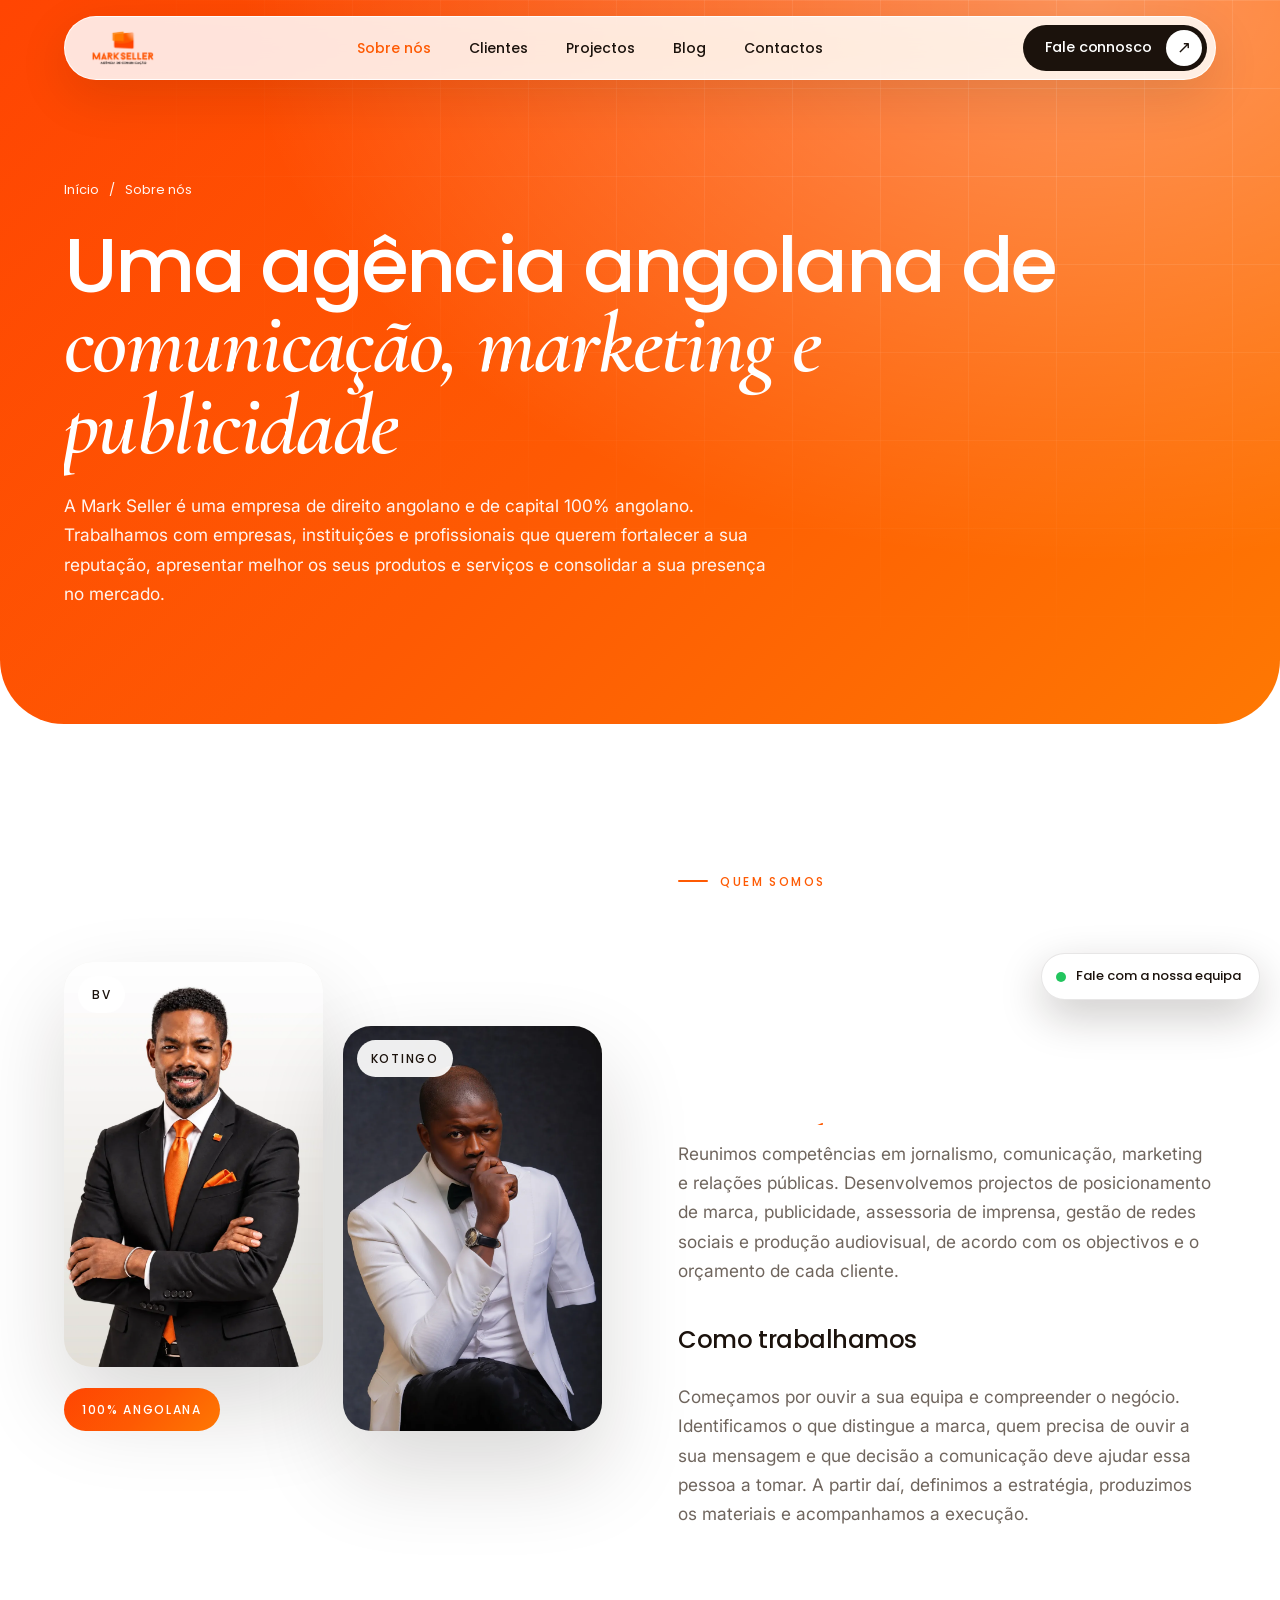
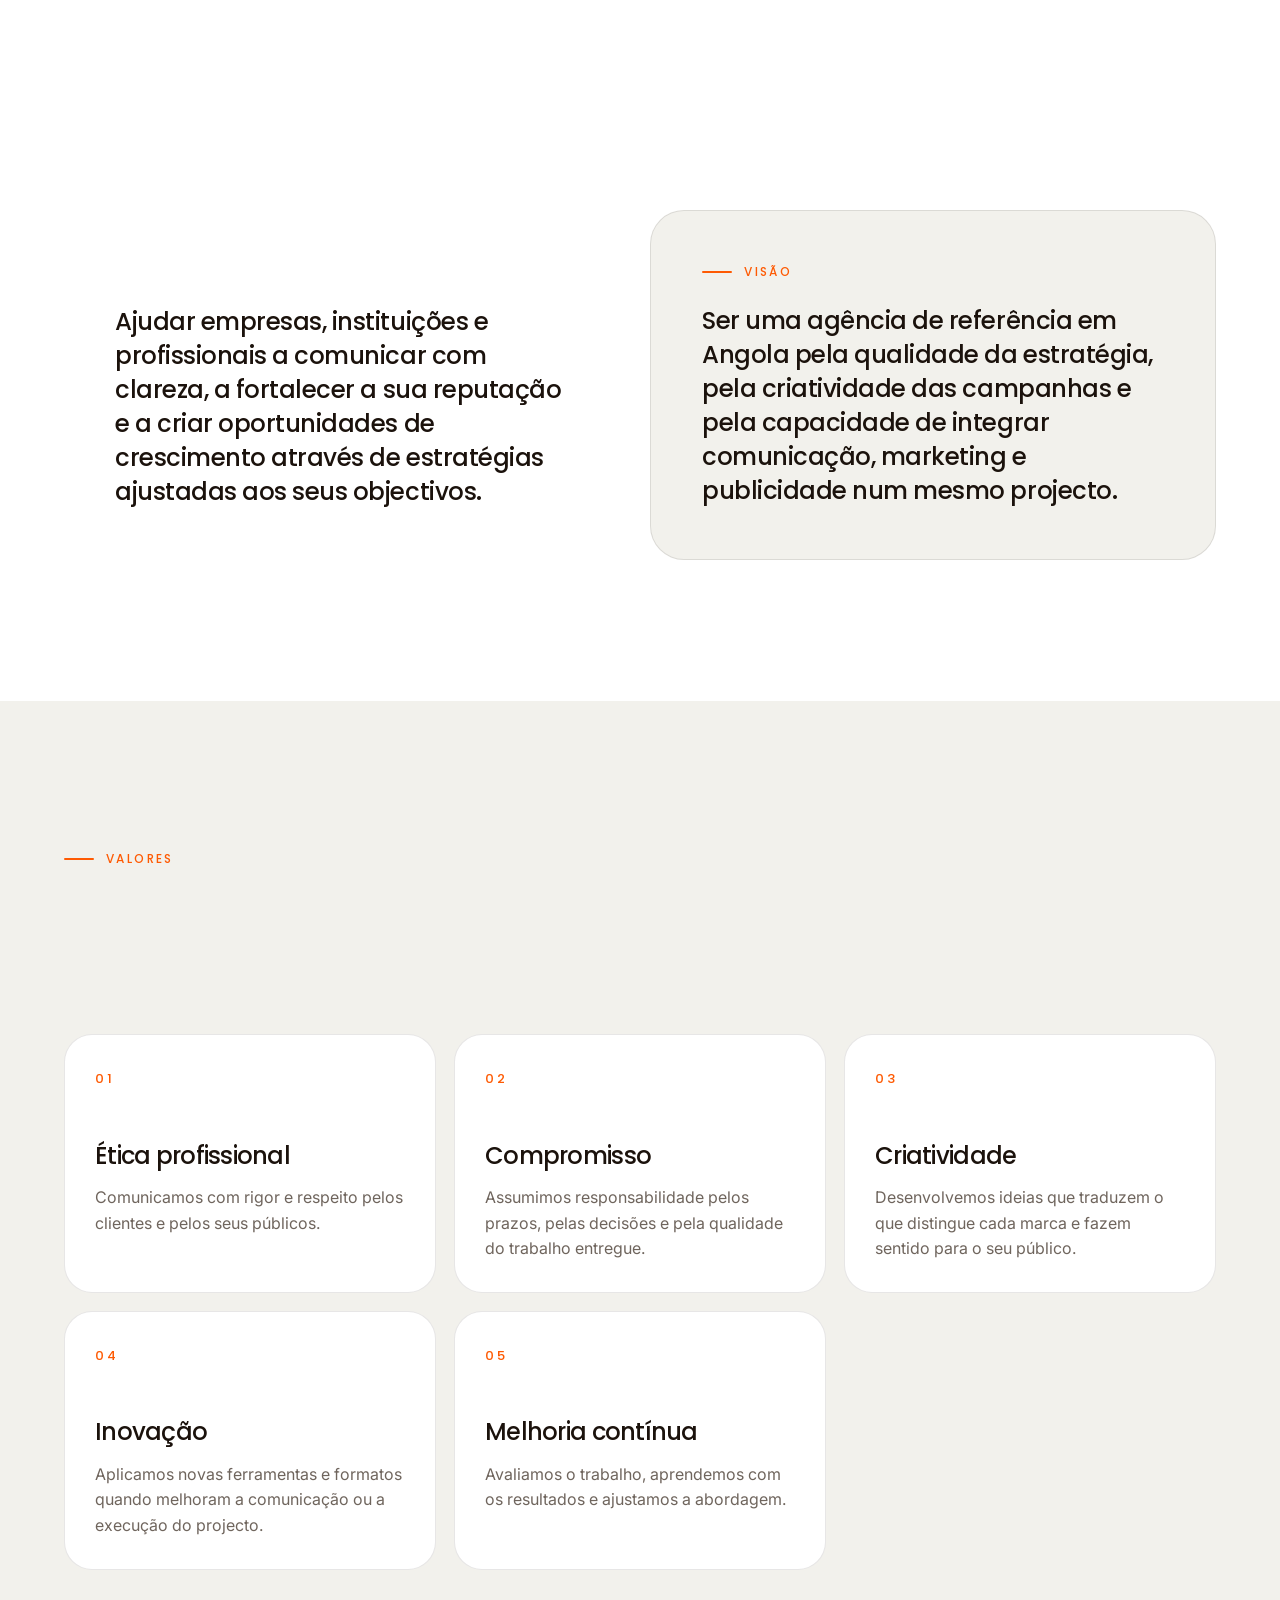
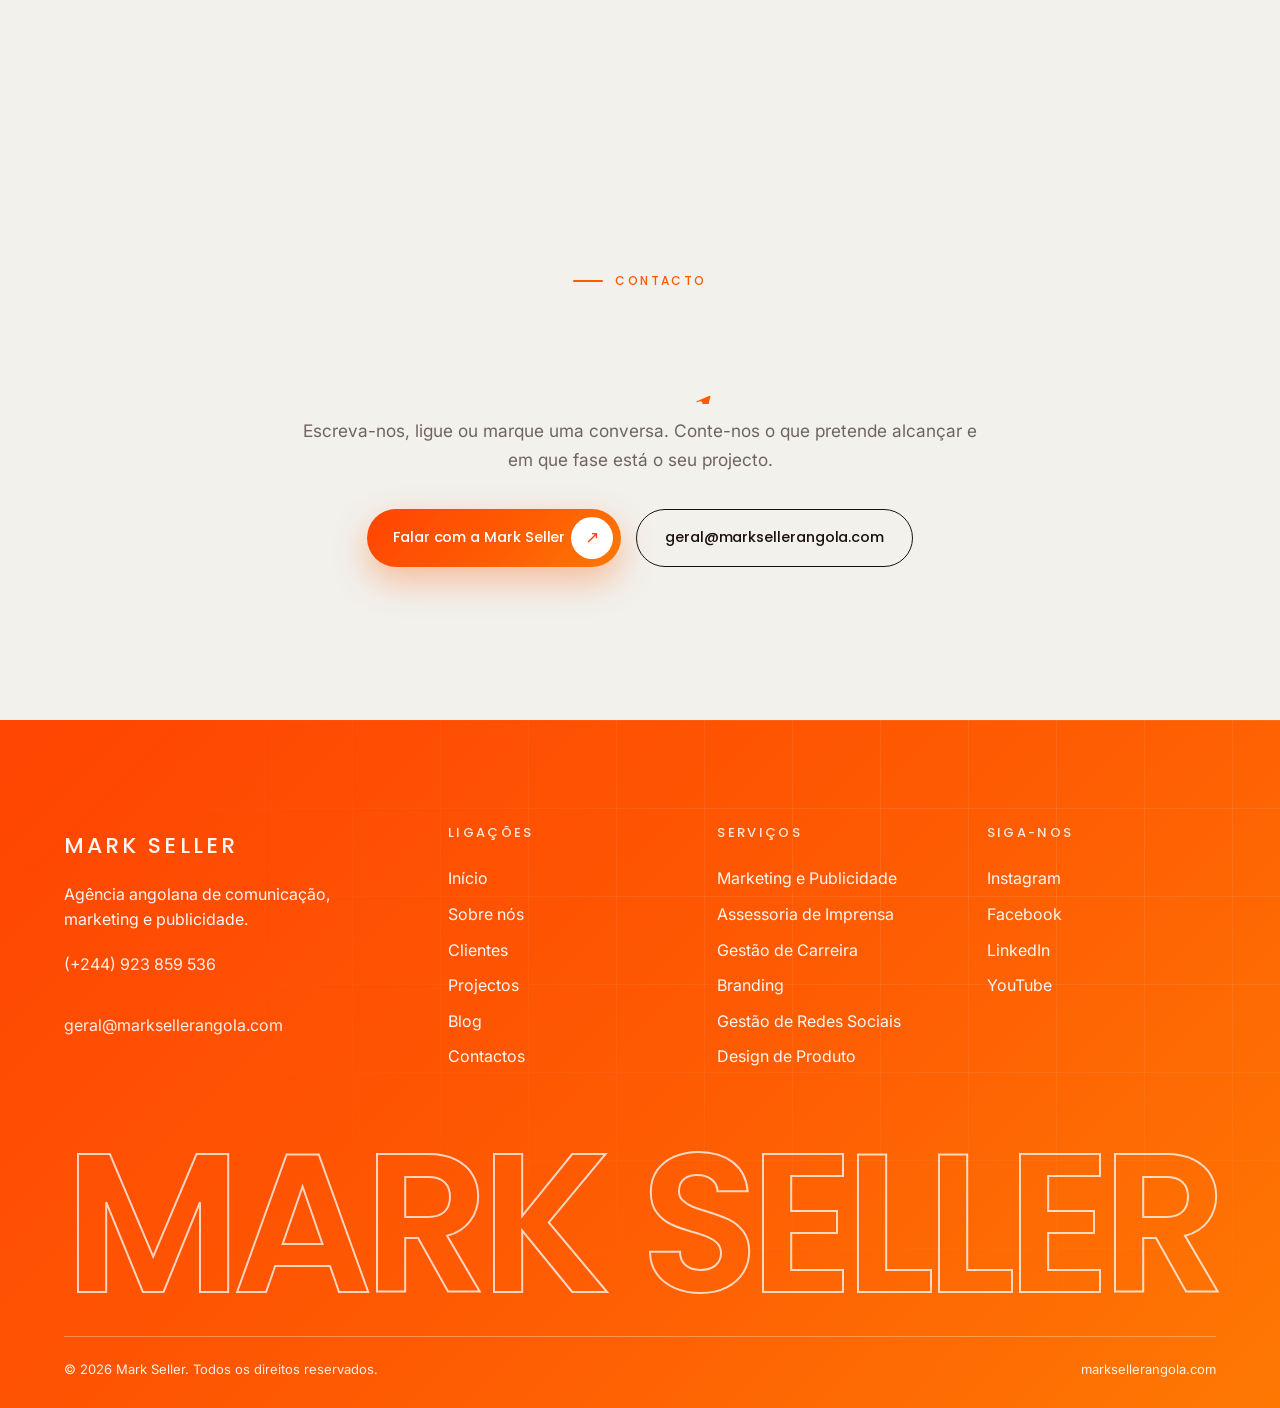
<file: sobre.html>
<!DOCTYPE html>
<html lang="pt-PT">
<head>
<meta charset="utf-8"/>
<meta content="width=device-width, initial-scale=1, viewport-fit=cover" name="viewport"/>
<meta content="#fe5a03" name="theme-color"/>
<meta content="Agência angolana de comunicação, marketing e publicidade, de capital 100% angolano. Missão, visão, valores e forma de trabalhar." name="description"/>
<link rel="shortcut icon" href="img/mark-seller.webp" type="image/x-icon">
<title>Sobre nós — Mark Seller</title>
<link rel="preconnect" href="https://fonts.googleapis.com">
<link rel="preconnect" href="https://fonts.gstatic.com" crossorigin>
<link rel="stylesheet" href="https://fonts.googleapis.com/css2?family=Cormorant+Garamond:ital,wght@1,500;1,600&family=Inter:wght@400;500;600&family=Poppins:wght@400;500;600&display=swap">
<link rel="stylesheet" href="css/site.css">
<script>document.documentElement.classList.add("js")</script>
</head>
<body>
<div class="preloader" aria-hidden="true"><div class="pl-in"><span class="pl-name">MARK SELLER</span><span class="pl-count">0%</span><span class="pl-bar"><i></i></span></div></div>
<header class="site-header"><div class="bar">
<a class="logo" href="index.html" aria-label="Mark Seller — início"><img alt="Mark Seller" src="img/mark-seller.webp"/></a>
<nav class="primary" aria-label="Principal"><a href="sobre.html" aria-current="page"><span class="roll"><span class="r" data-t="Sobre nós">Sobre nós</span></span></a><a href="clientes.html"><span class="roll"><span class="r" data-t="Clientes">Clientes</span></span></a><a href="projectos.html"><span class="roll"><span class="r" data-t="Projectos">Projectos</span></span></a><a href="blog.php"><span class="roll"><span class="r" data-t="Blog">Blog</span></span></a><a href="contactos.html"><span class="roll"><span class="r" data-t="Contactos">Contactos</span></span></a></nav>
<a class="pill-cta" href="contactos.html"><span class="roll"><span class="r" data-t="Fale connosco">Fale connosco</span></span><i aria-hidden="true">↗</i></a>
<button class="menu-btn" type="button" aria-expanded="false" aria-controls="menu"><span>Menu</span><b aria-hidden="true"></b></button>
</div></header>
<div class="menu" id="menu" aria-hidden="true"><div class="menu-in">
<div class="menu-col"><p class="eyebrow">O que fazemos</p><div class="menu-serv"><a href="index.html#servicos">Marketing e Publicidade</a><a href="index.html#servicos">Assessoria de Imprensa</a><a href="index.html#servicos">Gestão de Carreira</a><a href="index.html#servicos">Branding</a><a href="index.html#servicos">Gestão de Redes Sociais</a><a href="index.html#servicos">Design de Produto</a></div>
<p class="eyebrow" style="margin-top:34px">Tem um projecto em mente?</p><p class="menu-note">Conte-nos o que pretende alcançar. A primeira conversa não tem compromisso.</p>
<a class="pill-cta solid" href="contactos.html"><span class="roll"><span class="r" data-t="Vamos conversar">Vamos conversar</span></span><i aria-hidden="true">↗</i></a></div>
<nav class="menu-col menu-big" aria-label="Menu"><a href="index.html"><span>01</span>Início</a><a href="sobre.html"><span>02</span>Sobre nós</a><a href="clientes.html"><span>03</span>Clientes</a><a href="projectos.html"><span>04</span>Projectos</a><a href="blog.php"><span>05</span>Blog</a><a href="contactos.html"><span>06</span>Contactos</a></nav>
<div class="menu-col menu-meta"><a href="mailto:geral@marksellerangola.com">geral@marksellerangola.com</a><a href="tel:+244923859536">(+244) 923 859 536</a>
<div class="socials"><a href="#">Instagram</a><a href="#">Facebook</a><a href="#">LinkedIn</a><a href="#">YouTube</a></div></div>
</div></div>
<main>
<section class="page-hero"><div class="ph-bg" aria-hidden="true"></div><div class="wrap">
<p class="crumb"><a href="index.html">Início</a><span>/</span>Sobre nós</p>
<h1 class="title reveal-h">Uma agência angolana de <span class="accent">comunicação, marketing e publicidade</span></h1><p class="lead">A Mark Seller é uma empresa de direito angolano e de capital 100% angolano. Trabalhamos com empresas, instituições e profissionais que querem fortalecer a sua reputação, apresentar melhor os seus produtos e serviços e consolidar a sua presença no mercado.</p></div></section>
<section class="sec about"><div class="wrap grid-2">
<div class="duo reveal"><figure><img loading="lazy" alt="BV, rosto da Mark Seller" src="img/equipa/bv.webp"/><figcaption>BV</figcaption></figure><figure><img loading="lazy" alt="Kotingo, rosto da Mark Seller" src="img/equipa/kotingo.webp"/><figcaption>Kotingo</figcaption></figure><span class="tag">100% angolana</span></div>
<div><p class="eyebrow">Quem somos</p><h2 class="title reveal-h">Competências que <span class="accent">se complementam</span></h2>
<p class="lead dark">Reunimos competências em jornalismo, comunicação, marketing e relações públicas. Desenvolvemos projectos de posicionamento de marca, publicidade, assessoria de imprensa, gestão de redes sociais e produção audiovisual, de acordo com os objectivos e o orçamento de cada cliente.</p>
<h3 class="sub">Como trabalhamos</h3>
<p class="lead dark">Começamos por ouvir a sua equipa e compreender o negócio. Identificamos o que distingue a marca, quem precisa de ouvir a sua mensagem e que decisão a comunicação deve ajudar essa pessoa a tomar. A partir daí, definimos a estratégia, produzimos os materiais e acompanhamos a execução.</p>
</div></div></section><section class="sec mv"><div class="wrap"><div class="mv-grid">
<article class="mv-card reveal tone-0"><p class="eyebrow light">Missão</p><p>Ajudar empresas, instituições e profissionais a comunicar com clareza, a fortalecer a sua reputação e a criar oportunidades de crescimento através de estratégias ajustadas aos seus objectivos.</p></article>
<article class="mv-card reveal tone-1"><p class="eyebrow">Visão</p><p>Ser uma agência de referência em Angola pela qualidade da estratégia, pela criatividade das campanhas e pela capacidade de integrar comunicação, marketing e publicidade num mesmo projecto.</p></article>
</div></div></section>
<section class="sec values"><div class="wrap"><div class="sec-head"><p class="eyebrow">Valores</p><h2 class="title reveal-h">O que nos <span class="accent">guia</span></h2></div>
<div class="values-grid"><div class="value reveal"><span>01</span><h3>Ética profissional</h3><p>Comunicamos com rigor e respeito pelos clientes e pelos seus públicos.</p></div><div class="value reveal"><span>02</span><h3>Compromisso</h3><p>Assumimos responsabilidade pelos prazos, pelas decisões e pela qualidade do trabalho entregue.</p></div><div class="value reveal"><span>03</span><h3>Criatividade</h3><p>Desenvolvemos ideias que traduzem o que distingue cada marca e fazem sentido para o seu público.</p></div><div class="value reveal"><span>04</span><h3>Inovação</h3><p>Aplicamos novas ferramentas e formatos quando melhoram a comunicação ou a execução do projecto.</p></div><div class="value reveal"><span>05</span><h3>Melhoria contínua</h3><p>Avaliamos o trabalho, aprendemos com os resultados e ajustamos a abordagem.</p></div></div></div></section>
</main>
<section class="cta-band"><div class="wrap center">
<p class="eyebrow">Contacto</p>
<h2 class="title reveal-h">Prefere falar <span class="accent">directamente?</span></h2>
<p class="lead dark">Escreva-nos, ligue ou marque uma conversa. Conte-nos o que pretende alcançar e em que fase está o seu projecto.</p>
<div class="btn-row"><a class="btn primary" href="contactos.html"><span class="roll"><span class="r" data-t="Falar com a Mark Seller">Falar com a Mark Seller</span></span><i aria-hidden="true">↗</i></a><a class="btn ghost" href="mailto:geral@marksellerangola.com">geral@marksellerangola.com</a></div>
</div></section>
<footer class="site-footer"><div class="wrap">
<div class="f-grid">
<div><a class="logo-w" href="index.html">MARK SELLER</a><p>Agência angolana de comunicação, marketing e publicidade.</p><p class="f-contact"><a href="tel:+244923859536">(+244) 923 859 536</a><br><a href="mailto:geral@marksellerangola.com">geral@marksellerangola.com</a></p></div>
<div><h4>Ligações</h4><a href="index.html">Início</a><a href="sobre.html">Sobre nós</a><a href="clientes.html">Clientes</a><a href="projectos.html">Projectos</a><a href="blog.php">Blog</a><a href="contactos.html">Contactos</a></div>
<div><h4>Serviços</h4><a href="index.html#servicos">Marketing e Publicidade</a><a href="index.html#servicos">Assessoria de Imprensa</a><a href="index.html#servicos">Gestão de Carreira</a><a href="index.html#servicos">Branding</a><a href="index.html#servicos">Gestão de Redes Sociais</a><a href="index.html#servicos">Design de Produto</a></div>
<div><h4>Siga-nos</h4><a href="#">Instagram</a><a href="#">Facebook</a><a href="#">LinkedIn</a><a href="#">YouTube</a></div>
</div>
<div class="giant" aria-hidden="true">MARK SELLER</div>
<div class="f-bottom"><span>© 2026 Mark Seller. Todos os direitos reservados.</span><span>marksellerangola.com</span></div>
</div></footer>
<a class="float-cta" href="contactos.html" aria-label="Fale com a nossa equipa"><span class="dot"></span>Fale com a nossa equipa</a>
<div class="lightbox" aria-hidden="true"><button class="lb-close" aria-label="Fechar">×</button><img alt="Visualização ampliada do projecto"/></div>
<script src="js/site.js"></script>
</body>
</html>
</file>
<file: css/site.css>
/* =====================================================================
   MARK SELLER — site.css
   Títulos: Poppins · Acento: Cormorant Garamond itálico · Texto: Inter
   Laranjas #ff4502 #fe5a03 #fe7803 · Brancos #fff #f2f1ec
   ===================================================================== */
:root{
  --o1:#ff4502; --o2:#fe5a03; --o3:#fe7803; --white:#fff; --cream:#f2f1ec;
  --ink:#1b120c; --muted:#6f655d; --line:rgba(27,18,12,.1);
  --grad:linear-gradient(135deg,#ff4502 0%,#fe5a03 52%,#fe7803 100%);
  --head:"Poppins",system-ui,sans-serif; --serif:"Cormorant Garamond",Georgia,serif; --body:"Inter",system-ui,sans-serif;
  --ease:cubic-bezier(.22,1,.36,1); --pad:clamp(20px,5vw,72px); --max:1280px; --r:28px;
}
*{box-sizing:border-box;margin:0;padding:0}
html{scroll-behavior:smooth;-webkit-text-size-adjust:100%}
body{font-family:var(--body);color:var(--ink);background:var(--white);line-height:1.6;overflow-x:clip;-webkit-font-smoothing:antialiased}
img{display:block;max-width:100%}
a{color:inherit;text-decoration:none}
button{font:inherit;color:inherit;background:none;border:0;cursor:pointer}
ul,ol{list-style:none}
::selection{background:var(--o2);color:#fff}
html.js body:not(.ready){overflow:hidden}
.wrap{width:100%;max-width:calc(var(--max) + var(--pad)*2);margin-inline:auto;padding-inline:var(--pad)}
.center{text-align:center}.narrow{max-width:820px}

/* ---------- tipografia ---------- */
.title{font-family:var(--head);font-weight:500;font-size:clamp(34px,5vw,68px);line-height:1.06;letter-spacing:-.035em}
.title.big{font-size:clamp(32px,4.2vw,60px);line-height:1.06}
.title.light{color:#fff}
.accent{font-family:var(--serif);font-style:italic;font-weight:600;letter-spacing:-.02em;font-size:1.12em;line-height:.9;color:var(--o2)}
.light .accent,.hero .accent,.page-hero .accent,.tone-2 .accent{color:#fff}
.eyebrow{font-family:var(--head);font-weight:500;font-size:12px;letter-spacing:.2em;text-transform:uppercase;color:var(--o2);display:inline-flex;align-items:center;gap:12px;margin-bottom:22px}
.eyebrow:before{content:"";width:30px;height:2px;background:currentColor;border-radius:2px}
.eyebrow.light{color:#fff}
.lead{font-size:clamp(16px,1.35vw,19px);line-height:1.7;color:rgba(255,255,255,.94);max-width:680px;margin-top:22px}
.lead.dark{color:var(--muted)}
.center .lead{margin-inline:auto}
.sub{font-family:var(--head);font-weight:500;font-size:24px;letter-spacing:-.02em;margin:36px 0 0}
/* revelação de títulos por palavra */
.sp{display:inline-block;overflow:hidden;vertical-align:top;padding-bottom:.16em;margin-bottom:-.16em}
.sp>i{display:inline-block;font-style:inherit;transform:translateY(115%) rotate(3deg);transition:transform 1s var(--ease);transition-delay:calc(var(--w,0)*55ms)}
.in .sp>i{transform:none}
.hl{display:block}

/* ---------- botões ---------- */
.roll{display:inline-block;overflow:hidden;height:1.5em;line-height:1.5em;vertical-align:middle}
.roll .r{display:block;text-shadow:0 1.5em currentColor;transition:transform .55s var(--ease)}
a:hover>.roll .r,button:hover>.roll .r,.btn:hover .roll .r,.pill-cta:hover .roll .r{transform:translateY(-1.5em)}
.btn,.pill-cta{display:inline-flex;align-items:center;gap:14px;font-family:var(--head);font-weight:500;font-size:14.5px;letter-spacing:-.005em;border-radius:999px;padding:8px 8px 8px 26px;transition:transform .4s var(--ease),box-shadow .4s,background .3s,color .3s,border-color .3s;will-change:transform}
.btn i,.pill-cta i{font-style:normal;width:42px;height:42px;border-radius:50%;display:grid;place-items:center;font-size:17px;transition:transform .5s var(--ease)}
.btn:hover i,.pill-cta:hover i{transform:rotate(45deg)}
.btn.primary,.pill-cta.solid{background:var(--grad);color:#fff;box-shadow:0 14px 34px rgba(254,90,3,.35)}
.btn.primary i,.pill-cta.solid i{background:#fff;color:var(--o1)}
.btn.primary:hover{box-shadow:0 20px 48px rgba(254,90,3,.5);transform:translateY(-2px)}
.btn.white{background:#fff;color:var(--ink);box-shadow:0 16px 40px rgba(120,30,0,.25)}
.btn.white i{background:var(--grad);color:#fff}
.btn.white:hover{transform:translateY(-2px)}
.btn.ghost-dark{border:1.5px solid var(--ink);color:var(--ink);padding:8px 8px 8px 26px}
.btn.ghost-dark i{background:var(--ink);color:#fff}
.btn.ghost-dark:hover{background:var(--ink);color:#fff}.btn.ghost-dark:hover i{background:#fff;color:var(--ink)}
.btn.ghost{border:1.5px solid var(--ink);color:var(--ink);padding:16px 28px}.btn.ghost:hover{background:var(--ink);color:#fff}
.btn:not(:has(i)){padding:16px 28px}
.btn-row{display:flex;gap:14px;flex-wrap:wrap;margin-top:34px}.center .btn-row,.btn-row.center{justify-content:center}.btn-row.left{justify-content:flex-start}
.link-arrow{display:inline-flex;gap:10px;align-items:center;font-family:var(--head);font-weight:500;font-size:14px;margin-top:26px;border-bottom:1.5px solid currentColor;padding-bottom:4px}
.link-arrow i{font-style:normal;transition:transform .4s var(--ease)}.link-arrow:hover i{transform:translate(4px,-4px)}

/* ---------- carregamento ---------- */
.preloader{position:fixed;inset:0;z-index:1000;background:var(--grad);color:#fff;display:grid;place-items:center;transition:transform 1.1s var(--ease) .1s}
.preloader.done{transform:translateY(-100%)}
.pl-in{display:grid;gap:18px;justify-items:center;transition:opacity .4s,transform .8s var(--ease)}
.preloader.done .pl-in{opacity:0;transform:translateY(-30px)}
.pl-name{font-family:var(--head);font-weight:500;letter-spacing:.34em;font-size:13px}
.pl-count{font-family:var(--head);font-weight:500;font-size:clamp(70px,14vw,170px);line-height:1;letter-spacing:-.05em;font-variant-numeric:tabular-nums}
.pl-bar{width:min(280px,60vw);height:2px;background:rgba(255,255,255,.3);overflow:hidden;border-radius:2px}.pl-bar i{display:block;height:100%;background:#fff;transform:scaleX(0);transform-origin:left}
html:not(.js) .preloader{display:none}

/* ---------- cabeçalho ---------- */
.site-header{position:fixed;top:0;left:0;right:0;z-index:100;padding:16px var(--pad);transition:transform .6s var(--ease);pointer-events:none}
.site-header.hide{transform:translateY(-120%)}
.bar{max-width:var(--max);margin-inline:auto;display:flex;align-items:center;justify-content:space-between;gap:18px;background:rgba(255,255,255,.86);backdrop-filter:blur(20px) saturate(1.5);border:1px solid rgba(255,255,255,.9);border-radius:999px;padding:8px 8px 8px 24px;box-shadow:0 16px 50px rgba(27,18,12,.12);pointer-events:auto;transition:box-shadow .4s,background .4s}
.site-header.scrolled .bar{background:rgba(255,255,255,.95);box-shadow:0 18px 56px rgba(27,18,12,.18)}
.logo img{height:40px;width:auto;object-fit:contain}
.primary{display:flex;gap:6px}
.primary a{font-family:var(--head);font-weight:500;font-size:14px;padding:10px 16px;border-radius:999px;transition:background .3s,color .3s}
.primary a:hover{background:var(--cream)}
.primary a[aria-current="page"]{color:var(--o2)}
.pill-cta{background:var(--ink);color:#fff;padding:5px 5px 5px 22px}.pill-cta i{background:#fff;color:var(--ink);width:36px;height:36px}
.pill-cta:hover{background:var(--o2)}.pill-cta:hover i{color:var(--o2)}
.menu-btn{display:none;align-items:center;gap:10px;font-family:var(--head);font-weight:500;font-size:14px;background:var(--ink);color:#fff;border-radius:999px;padding:12px 18px}
.menu-btn b{width:18px;height:8px;position:relative;display:block}
.menu-btn b:before,.menu-btn b:after{content:"";position:absolute;left:0;right:0;height:2px;background:currentColor;border-radius:2px;transition:transform .4s var(--ease),top .4s}
.menu-btn b:before{top:0}.menu-btn b:after{top:6px}
.menu-open .menu-btn b:before{top:3px;transform:rotate(45deg)}.menu-open .menu-btn b:after{top:3px;transform:rotate(-45deg)}
.menu{position:fixed;inset:0;z-index:90;background:var(--cream);clip-path:inset(0 0 100% 0);visibility:hidden;transition:clip-path .9s var(--ease),visibility 0s .9s;overflow-y:auto}
.menu-open .menu{clip-path:inset(0);visibility:visible;transition:clip-path .9s var(--ease)}
.menu-in{min-height:100%;max-width:var(--max);margin-inline:auto;padding:130px var(--pad) 50px;display:grid;grid-template-columns:1fr 1.2fr .8fr;gap:48px;align-content:center}
.menu-col .eyebrow{margin-bottom:16px}
.menu-serv{display:grid;gap:4px}.menu-serv a{font-family:var(--head);font-size:18px;padding:8px 0;border-bottom:1px solid var(--line);transition:color .3s,padding .4s var(--ease)}.menu-serv a:hover{color:var(--o2);padding-left:8px}
.menu-note{color:var(--muted);max-width:340px;margin-bottom:22px}
.menu-big{display:grid;gap:2px;align-content:start}
.menu-big a{font-family:var(--head);font-weight:500;font-size:clamp(32px,4.4vw,58px);letter-spacing:-.035em;line-height:1.15;display:flex;align-items:baseline;gap:16px;transition:color .3s,transform .5s var(--ease)}
.menu-big a span{font-size:13px;color:var(--o2);letter-spacing:.1em}.menu-big a:hover{color:var(--o2);transform:translateX(10px)}
.menu-meta{display:grid;gap:10px;align-content:start}.menu-meta>a{font-family:var(--head);font-weight:500}.menu-meta>a:hover{color:var(--o2)}
.socials{display:flex;gap:16px;flex-wrap:wrap;margin-top:16px}.socials a{color:var(--muted);font-size:14px}.socials a:hover{color:var(--o2)}
.menu-col{opacity:0;transform:translateY(30px);transition:opacity .6s,transform .8s var(--ease)}
.menu-open .menu-col{opacity:1;transform:none;transition-delay:.35s}.menu-open .menu-col:nth-child(2){transition-delay:.45s}.menu-open .menu-col:nth-child(3){transition-delay:.55s}
@media (max-width:980px){
  .primary,.bar>.pill-cta{display:none}.menu-btn{display:inline-flex}
  .bar{padding:8px 8px 8px 20px}
  .menu-in{grid-template-columns:1fr;gap:34px;padding-top:110px}.menu-big{order:-1}
}

/* ---------- HERO (rolagem dirigida) ---------- */
.hero{position:relative;height:250vh;--p:0}
.hero-pin{position:sticky;top:0;height:100vh;min-height:620px;overflow:hidden;background:var(--grad);color:#fff}
.hero-bg{position:absolute;inset:0;pointer-events:none}
.hero-bg:before{content:"";position:absolute;inset:0;background:radial-gradient(ellipse at 50% 0%,rgba(255,255,255,.28),transparent 55%),radial-gradient(ellipse at 50% 115%,rgba(255,255,255,.34),transparent 55%)}
.hero-bg:after{content:"";position:absolute;left:-5%;right:-5%;bottom:0;height:55%;background-image:linear-gradient(rgba(255,255,255,.12) 1px,transparent 1px),linear-gradient(90deg,rgba(255,255,255,.12) 1px,transparent 1px);background-size:88px 88px;-webkit-mask-image:linear-gradient(0deg,#000,transparent);mask-image:linear-gradient(0deg,#000,transparent);transform:perspective(700px) rotateX(58deg);transform-origin:50% 100%}
.stars{position:absolute;inset:0}
.stars i{position:absolute;width:3px;height:3px;border-radius:50%;background:#fff;opacity:.2;animation:tw 4s ease-in-out infinite}
@keyframes tw{50%{opacity:.95;transform:scale(1.7)}}
.hero-copy{position:absolute;inset:0;display:grid;align-content:start;padding-top:clamp(112px,16vh,150px);z-index:3;
  opacity:max(0,calc(1 - var(--p)*1.9));transform:translateY(calc(var(--p)*-10vh)) scale(calc(1 - var(--p)*.07));transform-origin:50% 0;will-change:transform,opacity}
.badges{display:flex;gap:10px;flex-wrap:wrap;justify-content:center;margin-bottom:26px}
.badges span{font-family:var(--head);font-size:12.5px;font-weight:500;padding:9px 16px;border-radius:999px;background:rgba(255,255,255,.18);border:1px solid rgba(255,255,255,.45);backdrop-filter:blur(10px)}
.hero .title.big{max-width:1240px;margin-inline:auto}
.hero .lead{margin-inline:auto;max-width:640px;margin-top:20px;font-size:clamp(15px,1.25vw,17.5px)}
.hero .btn-row{justify-content:center;margin-top:26px}
.bubble{position:absolute;z-index:2;width:clamp(54px,6.4vw,92px);aspect-ratio:1;border-radius:50%;background:#fff;display:grid;place-items:center;padding:12px;box-shadow:0 18px 40px rgba(110,30,0,.32);animation:fl 7s ease-in-out infinite;will-change:transform;
  transform:translate3d(var(--mx,0px),var(--my,0px),0);opacity:max(0,calc(1 - var(--p)*2.6))}
.bubble img{width:100%;height:100%;object-fit:contain}
@keyframes fl{50%{translate:0 -16px}}
.bubble.l1{left:4%;top:24%}.bubble.r1{right:5%;top:22%;animation-delay:-2s}.bubble.l2{left:9%;top:46%;animation-delay:-4s}
.bubble.r2{right:10%;top:45%;animation-delay:-1s}.bubble.l3{left:2%;top:62%;animation-delay:-3s}.bubble.r3{right:3%;top:62%;animation-delay:-5s}
.hero-card{position:absolute;z-index:4;left:50%;margin:0;overflow:hidden;border-radius:calc(var(--r) + 6px);background:#fff;box-shadow:0 -30px 90px rgba(80,20,0,.35);
  top:calc(72vh - var(--p)*(72vh - 96px));bottom:calc(var(--p)*(6vh + 16px) - 6vh);width:calc(76vw + var(--p)*20vw);transform:translateX(-50%);will-change:top,width}
.hero-card video{width:100%;height:100%;object-fit:cover;display:block}
.hero-card:after{content:"";position:absolute;inset:0;pointer-events:none;background:linear-gradient(180deg,rgba(255,69,2,.16),transparent 26%)}
.hero-sound{position:absolute;z-index:2;top:18px;right:18px;font-family:var(--head);font-weight:500;font-size:12px;letter-spacing:.1em;text-transform:uppercase;background:var(--ink);color:#fff;border-radius:999px;padding:12px 18px;transition:background .3s}
.hero-sound:hover,.hero-sound[aria-pressed="true"]{background:var(--o1)}
@media (max-width:760px){
  .hero{height:230vh}.bubble.l2,.bubble.r2,.bubble.l3,.bubble.r3{display:none}.bubble.l1{left:3%;top:17%}.bubble.r1{right:3%;top:15%}
  .hero-copy{padding-top:104px}.badges span:nth-child(3){display:none}
  .hero-card{top:calc(74vh - var(--p)*(74vh - 86px));width:calc(88vw + var(--p)*10vw)}
}

/* ---------- marquee ---------- */
.marquee{background:var(--ink);color:#fff;overflow:hidden;padding:20px 0}
.marquee-track{display:flex;width:max-content;gap:44px;font-family:var(--head);font-weight:500;font-size:clamp(18px,2.2vw,28px);letter-spacing:.06em;animation:mq 38s linear infinite}
.marquee-track span:after{content:"✦";color:var(--o3);padding-left:44px}
@keyframes mq{to{transform:translateX(-50%)}}

/* ---------- secções ---------- */
.sec{padding:clamp(84px,11vw,160px) 0;position:relative}
.sec-head{margin-bottom:clamp(40px,6vw,76px)}.sec-head.center{text-align:center}.sec-head.center .lead{margin-inline:auto}
.sec-head.row{display:flex;justify-content:space-between;align-items:flex-end;gap:30px;flex-wrap:wrap}
.grid-2{display:grid;grid-template-columns:1fr 1fr;gap:clamp(34px,6vw,96px);align-items:center}.grid-2.top{align-items:start}
@media (max-width:900px){.grid-2{grid-template-columns:1fr}}

.about{background:#fff}
.about-media{position:relative;border-radius:var(--r);overflow:hidden;aspect-ratio:4/4.6;box-shadow:0 40px 90px rgba(27,18,12,.16)}
.about-media img{width:100%;height:100%;object-fit:cover;transform:scale(1.08);transition:transform 1.6s var(--ease)}
.about-media.visible img{transform:none}
.about-media .tag{position:absolute;left:20px;bottom:20px;background:var(--grad);color:#fff;font-family:var(--head);font-weight:500;font-size:12px;letter-spacing:.14em;text-transform:uppercase;padding:12px 18px;border-radius:999px}
.stats{display:grid;grid-template-columns:repeat(3,1fr);gap:16px;margin:36px 0 34px;padding:26px 0;border-block:1px solid var(--line)}
.stats b{display:block;font-family:var(--head);font-weight:500;font-size:clamp(34px,4vw,54px);letter-spacing:-.04em;line-height:1;background:var(--grad);-webkit-background-clip:text;background-clip:text;color:transparent}
.stats span{font-size:13px;color:var(--muted);letter-spacing:.06em;text-transform:uppercase}

/* serviços — cartões empilhados */
.services{background:var(--cream)}
.stack{display:grid;gap:0}
.svc{position:sticky;top:calc(104px + var(--i)*18px);min-height:min(62vh,520px);margin-bottom:clamp(24px,4vh,48px);border-radius:calc(var(--r) + 8px);display:grid;grid-template-columns:1.2fr .8fr;overflow:hidden;box-shadow:0 -10px 60px rgba(27,18,12,.1);transition:transform .5s var(--ease)}
.tone-0{background:#fff;color:var(--ink)}.tone-1{background:var(--cream);color:var(--ink);border:1px solid var(--line)}.tone-2{background:var(--grad);color:#fff}
.svc-l{padding:clamp(28px,4vw,60px);display:flex;flex-direction:column;justify-content:flex-end;align-items:flex-start}
.svc-n{font-family:var(--head);font-weight:500;font-size:14px;letter-spacing:.2em;color:var(--o2);margin-bottom:auto}.tone-2 .svc-n{color:#fff}
.svc h3{font-family:var(--head);font-weight:500;font-size:clamp(28px,3.6vw,50px);letter-spacing:-.035em;line-height:1.08;margin:34px 0 16px}
.svc p{max-width:520px;color:var(--muted);font-size:16.5px}.tone-2 p{color:rgba(255,255,255,.94)}
.svc-r{display:grid;place-items:center;position:relative;color:var(--o2)}
.svc-r:before{content:"";position:absolute;width:78%;aspect-ratio:1;border-radius:50%;border:1.5px dashed currentColor;opacity:.3;animation:spin 40s linear infinite}
.svc-r svg{width:46%;position:relative;stroke-width:.8}
.tone-2 .svc-r{color:#fff}
@keyframes spin{to{transform:rotate(360deg)}}
@media (max-width:760px){.svc{grid-template-columns:1fr;min-height:0;top:calc(90px + var(--i)*12px)}.svc-r{display:none}.svc-l{min-height:360px}}

/* processo */
.process{background:var(--grad);color:#fff;overflow:hidden}
.process:before{content:"";position:absolute;inset:0;background-image:linear-gradient(rgba(255,255,255,.1) 1px,transparent 1px),linear-gradient(90deg,rgba(255,255,255,.1) 1px,transparent 1px);background-size:88px 88px;-webkit-mask-image:radial-gradient(ellipse at 15% 20%,#000,transparent 70%);mask-image:radial-gradient(ellipse at 15% 20%,#000,transparent 70%)}
.process .wrap{position:relative}
.steps{display:grid;grid-template-columns:repeat(4,1fr);gap:20px;counter-reset:s}
.step{padding:30px 26px 34px;border-radius:var(--r);background:rgba(255,255,255,.14);border:1px solid rgba(255,255,255,.4);backdrop-filter:blur(14px);transition:transform .5s var(--ease),background .4s}
.step:hover{transform:translateY(-8px);background:rgba(255,255,255,.24)}
.step-n{display:block;font-family:var(--head);font-weight:500;font-size:clamp(60px,6vw,90px);letter-spacing:-.06em;line-height:1;color:transparent;-webkit-text-stroke:1.5px rgba(255,255,255,.85);margin-bottom:26px}
.step h3{font-family:var(--head);font-weight:500;font-size:24px;letter-spacing:-.03em;margin-bottom:10px}.step p{font-size:15px;opacity:.95}
@media (max-width:1000px){.steps{grid-template-columns:repeat(2,1fr)}}@media (max-width:560px){.steps{grid-template-columns:1fr}}

/* projectos */
.works-sec{background:#fff}
.works{display:grid;grid-template-columns:repeat(2,1fr);gap:clamp(20px,3vw,40px)}
.works.stagger .work:nth-child(even){margin-top:clamp(0px,7vw,110px)}
.works.grid3{grid-template-columns:repeat(3,1fr)}
@media (max-width:1000px){.works.grid3{grid-template-columns:repeat(2,1fr)}}
@media (max-width:640px){.works,.works.grid3{grid-template-columns:1fr}.works.stagger .work:nth-child(even){margin-top:0}}
.work-img{position:relative;display:block;width:100%;aspect-ratio:4/5;border-radius:var(--r);overflow:hidden;background:var(--cream);cursor:zoom-in;border:1px solid var(--line)}
.work-img img{width:100%;height:100%;object-fit:contain;padding:18px;transition:transform 1s var(--ease)}
.work:hover .work-img img{transform:scale(1.06)}
.work-open{position:absolute;right:16px;bottom:16px;background:var(--ink);color:#fff;font-family:var(--head);font-size:12px;font-weight:500;letter-spacing:.1em;padding:11px 16px;border-radius:999px;opacity:0;transform:translateY(12px);transition:.5s var(--ease)}
.work:hover .work-open{opacity:1;transform:none;background:var(--grad)}
.work-meta{padding:20px 6px 0}
.chips{display:flex;gap:8px;flex-wrap:wrap;margin-bottom:12px}
.chips span{font-family:var(--head);font-size:11px;font-weight:500;letter-spacing:.1em;text-transform:uppercase;padding:6px 12px;border-radius:999px;border:1px solid var(--line);color:var(--muted)}
.chips .hot{background:var(--grad);border-color:transparent;color:#fff}
.work-meta h3{font-family:var(--head);font-weight:500;font-size:clamp(20px,2vw,27px);letter-spacing:-.03em;line-height:1.15}
.work-meta p{color:var(--muted);font-size:14.5px;margin-top:6px}
.filters{display:flex;gap:8px;flex-wrap:wrap;align-items:center;margin-bottom:34px}
.chip{font-family:var(--head);font-weight:500;font-size:13px;padding:11px 18px;border-radius:999px;border:1.5px solid var(--line);transition:.3s}
.chip:hover{border-color:var(--o2);color:var(--o2)}.chip.on{background:var(--grad);border-color:transparent;color:#fff}
.count{margin-left:auto;color:var(--muted);font-size:13px;letter-spacing:.08em;text-transform:uppercase}

/* clientes */
.clients-sec{background:var(--cream);overflow:hidden}
.logos{overflow:hidden;margin-top:10px;-webkit-mask-image:linear-gradient(90deg,transparent,#000 8%,#000 92%,transparent);mask-image:linear-gradient(90deg,transparent,#000 8%,#000 92%,transparent)}
.logo-row{display:flex;gap:18px;width:max-content;padding:10px 0}
.js .logo-row{animation:mq 50s linear infinite}.logos:hover .logo-row{animation-play-state:paused}
.client{background:#fff;border:1px solid var(--line);border-radius:var(--r);display:grid;justify-items:center;align-content:center;gap:14px;padding:24px;transition:transform .5s var(--ease),box-shadow .5s,border-color .3s}
.logo-row .client{width:250px;min-height:200px;flex:none}
.client:hover{transform:translateY(-8px);border-color:var(--o3);box-shadow:0 26px 60px rgba(254,90,3,.18)}
.client img{width:100%;height:100px;object-fit:contain}
.client span{font-family:var(--head);font-weight:500;font-size:11px;letter-spacing:.12em;text-transform:uppercase;color:var(--muted);text-align:center}
.client-grid{display:grid;grid-template-columns:repeat(4,1fr);gap:18px}.client-grid .client{min-height:220px}
@media (max-width:1000px){.client-grid{grid-template-columns:repeat(3,1fr)}}@media (max-width:640px){.client-grid{grid-template-columns:repeat(2,1fr)}.logo-row .client{width:190px;min-height:170px}}

/* TV */
.tv{background:#fff;padding-top:clamp(60px,8vw,110px)}
.tv-card{position:relative;overflow:hidden;display:grid;grid-template-columns:1.1fr .9fr;gap:40px;align-items:center;background:var(--grad);color:#fff;border-radius:calc(var(--r) + 10px);padding:clamp(30px,5vw,72px);box-shadow:0 40px 100px rgba(254,90,3,.3)}
.tv-card:before{content:"";position:absolute;inset:0;background-image:linear-gradient(rgba(255,255,255,.1) 1px,transparent 1px),linear-gradient(90deg,rgba(255,255,255,.1) 1px,transparent 1px);background-size:64px 64px;-webkit-mask-image:radial-gradient(ellipse at 90% 50%,#000,transparent 70%);mask-image:radial-gradient(ellipse at 90% 50%,#000,transparent 70%)}
.tv-card>*{position:relative}
.tv-play{aspect-ratio:16/10;border-radius:var(--r);display:grid;place-items:center;background:rgba(255,255,255,.14);border:1px solid rgba(255,255,255,.5);backdrop-filter:blur(14px)}
.tv-play span{width:88px;height:88px;border-radius:50%;background:#fff;color:var(--o1);display:grid;place-items:center;font-size:30px;padding-left:6px;box-shadow:0 0 0 16px rgba(255,255,255,.22);animation:pulse 2.4s infinite}
@keyframes pulse{70%{box-shadow:0 0 0 34px rgba(255,255,255,0)}100%{box-shadow:0 0 0 0 rgba(255,255,255,0)}}
@media (max-width:860px){.tv-card{grid-template-columns:1fr}}
.blog-sec{background:#fff;padding-top:clamp(50px,6vw,80px)}.blog-sec .sec-head{margin-bottom:0}

/* chamada final */
.cta-band{background:var(--cream);padding:clamp(90px,12vw,170px) 0;text-align:center}
.cta-band .title{font-size:clamp(38px,6vw,86px)}

/* rodapé */
.site-footer{background:var(--grad);color:#fff;padding:clamp(60px,8vw,110px) 0 28px;overflow:hidden;position:relative}
.site-footer:before{content:"";position:absolute;inset:0;background-image:linear-gradient(rgba(255,255,255,.1) 1px,transparent 1px),linear-gradient(90deg,rgba(255,255,255,.1) 1px,transparent 1px);background-size:88px 88px;-webkit-mask-image:radial-gradient(ellipse at 80% 20%,#000,transparent 65%);mask-image:radial-gradient(ellipse at 80% 20%,#000,transparent 65%)}
.site-footer .wrap{position:relative}
.f-grid{display:grid;grid-template-columns:1.5fr 1fr 1fr 1fr;gap:40px}
.f-grid h4{font-family:var(--head);font-weight:500;font-size:13px;letter-spacing:.18em;text-transform:uppercase;margin-bottom:18px;opacity:.85}
.f-grid a{display:block;padding:5px 0;opacity:.95;transition:transform .4s var(--ease),opacity .3s}.f-grid a:hover{transform:translateX(6px);opacity:1;text-decoration:underline}
.logo-w{font-family:var(--head)!important;font-weight:500;font-size:22px;letter-spacing:.14em;margin-bottom:14px}
.f-grid p{max-width:340px;margin-bottom:14px;opacity:.95}
.giant{font-family:var(--head);font-weight:600;font-size:clamp(54px,15.4vw,230px);line-height:.9;letter-spacing:-.05em;text-align:center;margin:60px 0 24px;color:transparent;-webkit-text-stroke:2px rgba(255,255,255,.75);white-space:nowrap;user-select:none;transition:color .8s}
.giant:hover{color:rgba(255,255,255,.95)}
.f-bottom{display:flex;justify-content:space-between;gap:16px;flex-wrap:wrap;font-size:13px;opacity:.9;border-top:1px solid rgba(255,255,255,.35);padding-top:22px}
@media (max-width:860px){.f-grid{grid-template-columns:1fr 1fr}.f-grid>div:first-child{grid-column:1/-1}}

.float-cta{position:fixed;right:20px;bottom:20px;z-index:80;display:flex;align-items:center;gap:10px;background:#fff;color:var(--ink);font-family:var(--head);font-weight:500;font-size:13px;padding:12px 18px 12px 14px;border-radius:999px;box-shadow:0 16px 44px rgba(27,18,12,.22);border:1px solid var(--line);transform:translateY(120px);transition:transform .7s var(--ease),box-shadow .3s}
.float-cta.show{transform:none}.float-cta:hover{box-shadow:0 20px 56px rgba(254,90,3,.35)}
.float-cta .dot{width:10px;height:10px;border-radius:50%;background:#22c55e;box-shadow:0 0 0 0 rgba(34,197,94,.6);animation:ping 2s infinite}
@keyframes ping{70%{box-shadow:0 0 0 12px rgba(34,197,94,0)}100%{box-shadow:0 0 0 0 rgba(34,197,94,0)}}
@media (max-width:560px){.float-cta{right:12px;bottom:12px;font-size:12px}}

/* ---------- páginas interiores ---------- */
.page-hero{position:relative;background:var(--grad);color:#fff;padding:clamp(150px,20vh,210px) 0 clamp(70px,9vw,120px);border-radius:0 0 clamp(28px,5vw,64px) clamp(28px,5vw,64px);overflow:hidden}
.ph-bg{position:absolute;inset:0;background:radial-gradient(ellipse at 85% 0%,rgba(255,255,255,.35),transparent 55%)}
.ph-bg:after{content:"";position:absolute;inset:0;background-image:linear-gradient(rgba(255,255,255,.12) 1px,transparent 1px),linear-gradient(90deg,rgba(255,255,255,.12) 1px,transparent 1px);background-size:88px 88px;-webkit-mask-image:radial-gradient(ellipse at 85% 10%,#000,transparent 65%);mask-image:radial-gradient(ellipse at 85% 10%,#000,transparent 65%)}
.page-hero .wrap{position:relative}
.page-hero .title{max-width:1000px;font-size:clamp(38px,6vw,84px)}
.page-hero .lead{max-width:720px}
.crumb{font-family:var(--head);font-size:13px;display:flex;gap:10px;margin-bottom:24px;opacity:.95}.crumb a:hover{text-decoration:underline}
.mv-grid{display:grid;grid-template-columns:1fr 1fr;gap:20px}
.mv-card{border-radius:calc(var(--r) + 6px);padding:clamp(28px,4vw,56px);min-height:300px;display:flex;flex-direction:column;justify-content:space-between}
.mv-card p:last-child{font-family:var(--head);font-weight:500;font-size:clamp(19px,1.9vw,26px);line-height:1.4;letter-spacing:-.02em}
@media (max-width:800px){.mv-grid{grid-template-columns:1fr}}
.values{background:var(--cream)}
.values-grid{display:grid;grid-template-columns:repeat(3,1fr);gap:18px}
.value{background:#fff;border:1px solid var(--line);border-radius:var(--r);padding:30px;transition:transform .5s var(--ease),box-shadow .5s}
.value:hover{transform:translateY(-8px);box-shadow:0 26px 60px rgba(254,90,3,.14)}
.value span{font-family:var(--head);font-weight:500;color:var(--o2);font-size:13px;letter-spacing:.2em}
.value h3{font-family:var(--head);font-weight:500;font-size:24px;letter-spacing:-.03em;margin:46px 0 10px}.value p{color:var(--muted)}
@media (max-width:900px){.values-grid{grid-template-columns:repeat(2,1fr)}}@media (max-width:560px){.values-grid{grid-template-columns:1fr}}
.contact-list{display:grid;gap:12px;margin-top:30px}
.contact-list a{display:grid;gap:2px;padding:20px 24px;border-radius:var(--r);background:var(--cream);font-family:var(--head);font-weight:500;font-size:clamp(18px,2vw,24px);letter-spacing:-.02em;transition:background .3s,color .3s,transform .4s var(--ease)}
.contact-list a span{font-size:11px;letter-spacing:.18em;text-transform:uppercase;color:var(--o2)}
.contact-list a:hover{background:var(--grad);color:#fff;transform:translateX(6px)}.contact-list a:hover span{color:#fff}
.form{display:grid;gap:16px;background:var(--cream);border-radius:calc(var(--r) + 6px);padding:clamp(24px,4vw,44px)}
.form label{display:grid;gap:8px;font-family:var(--head);font-weight:500;font-size:13px}
.form input,.form textarea{font:inherit;font-size:16px;padding:16px 18px;border:1.5px solid transparent;border-radius:16px;background:#fff;color:var(--ink);transition:border-color .3s,box-shadow .3s}
.form input:focus,.form textarea:focus{outline:0;border-color:var(--o2);box-shadow:0 0 0 4px rgba(254,90,3,.14)}
.form .btn{justify-self:start;cursor:pointer}

/* ---------- lightbox ---------- */
.lightbox{position:fixed;inset:0;z-index:300;display:none;place-items:center;background:rgba(255,246,238,.92);backdrop-filter:blur(14px);padding:24px}
.lightbox.open{display:grid;animation:fade .3s}.lightbox img{max-width:min(1100px,92vw);max-height:86vh;border-radius:20px;box-shadow:0 30px 100px rgba(27,18,12,.3);background:#fff}
.lb-close{position:absolute;top:20px;right:20px;width:50px;height:50px;border-radius:50%;background:var(--ink);color:#fff;font-size:28px;line-height:1}
@keyframes fade{from{opacity:0}}

/* ---------- revelar ao deslizar ---------- */
.reveal{opacity:0;transform:translateY(46px);transition:opacity .9s ease,transform 1.1s var(--ease)}
.reveal.visible{opacity:1;transform:none}
html:not(.js) .reveal{opacity:1;transform:none}
html:not(.js) .sp>i{transform:none}
html:not(.js) .hero{height:auto}html:not(.js) .hero-pin{position:relative}

@media (prefers-reduced-motion:reduce){
  *,*:before,*:after{animation:none!important;transition-duration:.01ms!important;scroll-behavior:auto!important}
  .reveal{opacity:1;transform:none}.sp>i{transform:none}.preloader{display:none}html.js body:not(.ready){overflow:auto}
}
body:has(.form) .cta-band{display:none}

/* ---------- blog ---------- */
.posts{display:grid;grid-template-columns:repeat(3,1fr);gap:clamp(20px,2.4vw,34px)}
@media (max-width:1000px){.posts{grid-template-columns:repeat(2,1fr)}}@media (max-width:640px){.posts{grid-template-columns:1fr}}
.post{display:flex;flex-direction:column}
.post-img,.post-feat-img{display:block;overflow:hidden;border-radius:var(--r);background:var(--cream);border:1px solid var(--line)}
.post-img{aspect-ratio:16/11}.post-img img,.post-feat-img img{width:100%;height:100%;object-fit:cover;transition:transform 1.1s var(--ease)}
.post:hover .post-img img,.post-feat:hover .post-feat-img img{transform:scale(1.06)}
.post-meta{padding:20px 4px 0;display:flex;flex-direction:column;flex:1}
.post-meta h3{font-family:var(--head);font-weight:500;font-size:clamp(20px,1.8vw,25px);letter-spacing:-.03em;line-height:1.2;margin-bottom:10px}
.post-meta h3 a:hover{color:var(--o2)}
.post-meta p{color:var(--muted);font-size:15px}
.post-meta .link-arrow{margin-top:auto;align-self:flex-start;padding-top:0}
.post-meta p+.link-arrow{margin-top:18px}
.post-feat{display:grid;grid-template-columns:1.1fr 1fr;gap:clamp(24px,4vw,64px);align-items:center;margin-bottom:clamp(50px,7vw,90px)}
.post-feat-img{aspect-ratio:4/3}
.post-feat .title{font-size:clamp(28px,3.4vw,46px);margin-bottom:6px}
@media (max-width:860px){.post-feat{grid-template-columns:1fr}}
.blog-filters{margin-bottom:34px}
.chips.light span{background:rgba(255,255,255,.18);border-color:rgba(255,255,255,.5);color:#fff}
.chips.light{margin-bottom:22px}
.art-hero{padding-bottom:clamp(60px,7vw,100px)}
.art-hero .title{font-size:clamp(32px,4.6vw,64px);max-width:980px}
.read-bar{position:fixed;top:0;left:0;right:0;height:4px;z-index:120;pointer-events:none}
.read-bar i{display:block;height:100%;background:var(--grad);transform:scaleX(0);transform-origin:left;box-shadow:0 0 14px rgba(254,90,3,.5)}
.art{padding-top:clamp(40px,5vw,70px)}
.art-cover{margin:0 0 clamp(36px,5vw,64px);border-radius:calc(var(--r) + 6px);overflow:hidden;aspect-ratio:16/9;background:var(--cream);box-shadow:0 40px 90px rgba(27,18,12,.14)}
.art-cover img{width:100%;height:100%;object-fit:cover}
.art-body{font-size:clamp(17px,1.4vw,19.5px);line-height:1.85;color:#3d322b}
.art-body p{margin-bottom:1.4em}
.art-body h2{font-family:var(--head);font-weight:500;font-size:clamp(24px,2.6vw,34px);letter-spacing:-.03em;line-height:1.15;color:var(--ink);margin:2em 0 .7em}
.art-body ul{margin:0 0 1.6em;display:grid;gap:12px}
.art-body li{position:relative;padding-left:30px}
.art-body li:before{content:"";position:absolute;left:0;top:.7em;width:14px;height:2px;background:var(--grad);border-radius:2px}
.art-body strong{color:var(--ink);font-weight:600}
.art-body blockquote{margin:2em 0;padding:30px 34px;border-radius:var(--r);background:var(--grad);color:#fff;font-family:var(--serif);font-style:italic;font-weight:600;font-size:clamp(24px,2.8vw,36px);line-height:1.2}
.art-foot{display:flex;justify-content:space-between;align-items:center;gap:20px;flex-wrap:wrap;margin-top:clamp(40px,5vw,64px);padding-top:30px;border-top:1px solid var(--line)}
.art-foot div{display:grid}.art-foot b{font-family:var(--head);font-weight:500}.art-foot span{color:var(--muted);font-size:14px}
.related{background:var(--cream)}
.post-feat .btn{width:fit-content;margin-top:30px}
.about .btn-row{align-items:center;gap:22px 28px;margin-top:6px}
.about .btn-row .link-arrow{margin-top:0}
.btn{width:fit-content;flex:none}
.art-body ol{margin:0 0 1.6em 1.4em;display:grid;gap:10px}.art-body ol li{padding-left:6px}
.art-body h3{font-family:var(--head);font-weight:500;font-size:clamp(19px,2vw,24px);letter-spacing:-.02em;color:var(--ink);margin:1.6em 0 .5em}
.art-body a{color:var(--o2);text-decoration:underline;text-underline-offset:3px}
.art-fig{margin:2em 0}.art-fig img{width:100%;border-radius:var(--r)}.art-fig figcaption{text-align:center;font-size:14px;color:var(--muted);margin-top:10px}

/* hero ao alto: o vídeo mantém 16:9 para não cortar as legendas */
@media (orientation:portrait){
  .hero .hero-card{bottom:auto;width:calc(88vw + var(--p)*10vw);height:calc((88vw + var(--p)*10vw)*.5625);top:calc(74vh - var(--p)*(74vh - 50vh + 27.5vw));background:var(--ink)}
  .hero-sound{top:8px;right:8px;font-size:10px;padding:8px 12px}
}

/* rostos da Mark Seller */
.duo{position:relative;display:grid;grid-template-columns:1fr 1fr;gap:clamp(12px,1.6vw,20px);padding-bottom:clamp(30px,5vw,64px)}
.duo figure{position:relative;border-radius:var(--r);overflow:hidden;aspect-ratio:3/4.7;background:var(--cream);box-shadow:0 40px 90px rgba(27,18,12,.16)}
.duo figure:nth-child(2){transform:translateY(clamp(30px,5vw,64px))}
.duo img{width:100%;height:100%;object-fit:cover;object-position:50% 20%;transition:transform 1.2s var(--ease)}
.duo figure:hover img{transform:scale(1.05)}
.duo figcaption{position:absolute;left:14px;top:14px;background:rgba(255,255,255,.92);font-family:var(--head);font-weight:500;font-size:12px;letter-spacing:.14em;text-transform:uppercase;padding:9px 14px;border-radius:999px}
.duo .tag{position:absolute;left:0;bottom:0;background:var(--grad);color:#fff;font-family:var(--head);font-weight:500;font-size:12px;letter-spacing:.14em;text-transform:uppercase;padding:12px 18px;border-radius:999px}

/* vídeos e apresentações */
.work-img.case{aspect-ratio:16/11;background:#fff;cursor:pointer}
.work-img.case img{padding:0;object-fit:cover}
.case-play{position:absolute;left:50%;top:50%;translate:-50% -50%;width:78px;height:78px;border-radius:50%;background:#fff;color:var(--o1);display:grid;place-items:center;font-size:26px;padding-left:5px;box-shadow:0 0 0 12px rgba(255,255,255,.3)}
@media (hover:none){.work-img.case .work-open{opacity:1;transform:none}}
.lightbox video{width:min(1100px,92vw);max-height:80vh;border-radius:20px;background:#000;box-shadow:0 30px 100px rgba(27,18,12,.3)}
.lightbox img[hidden]{display:none}
</file>
